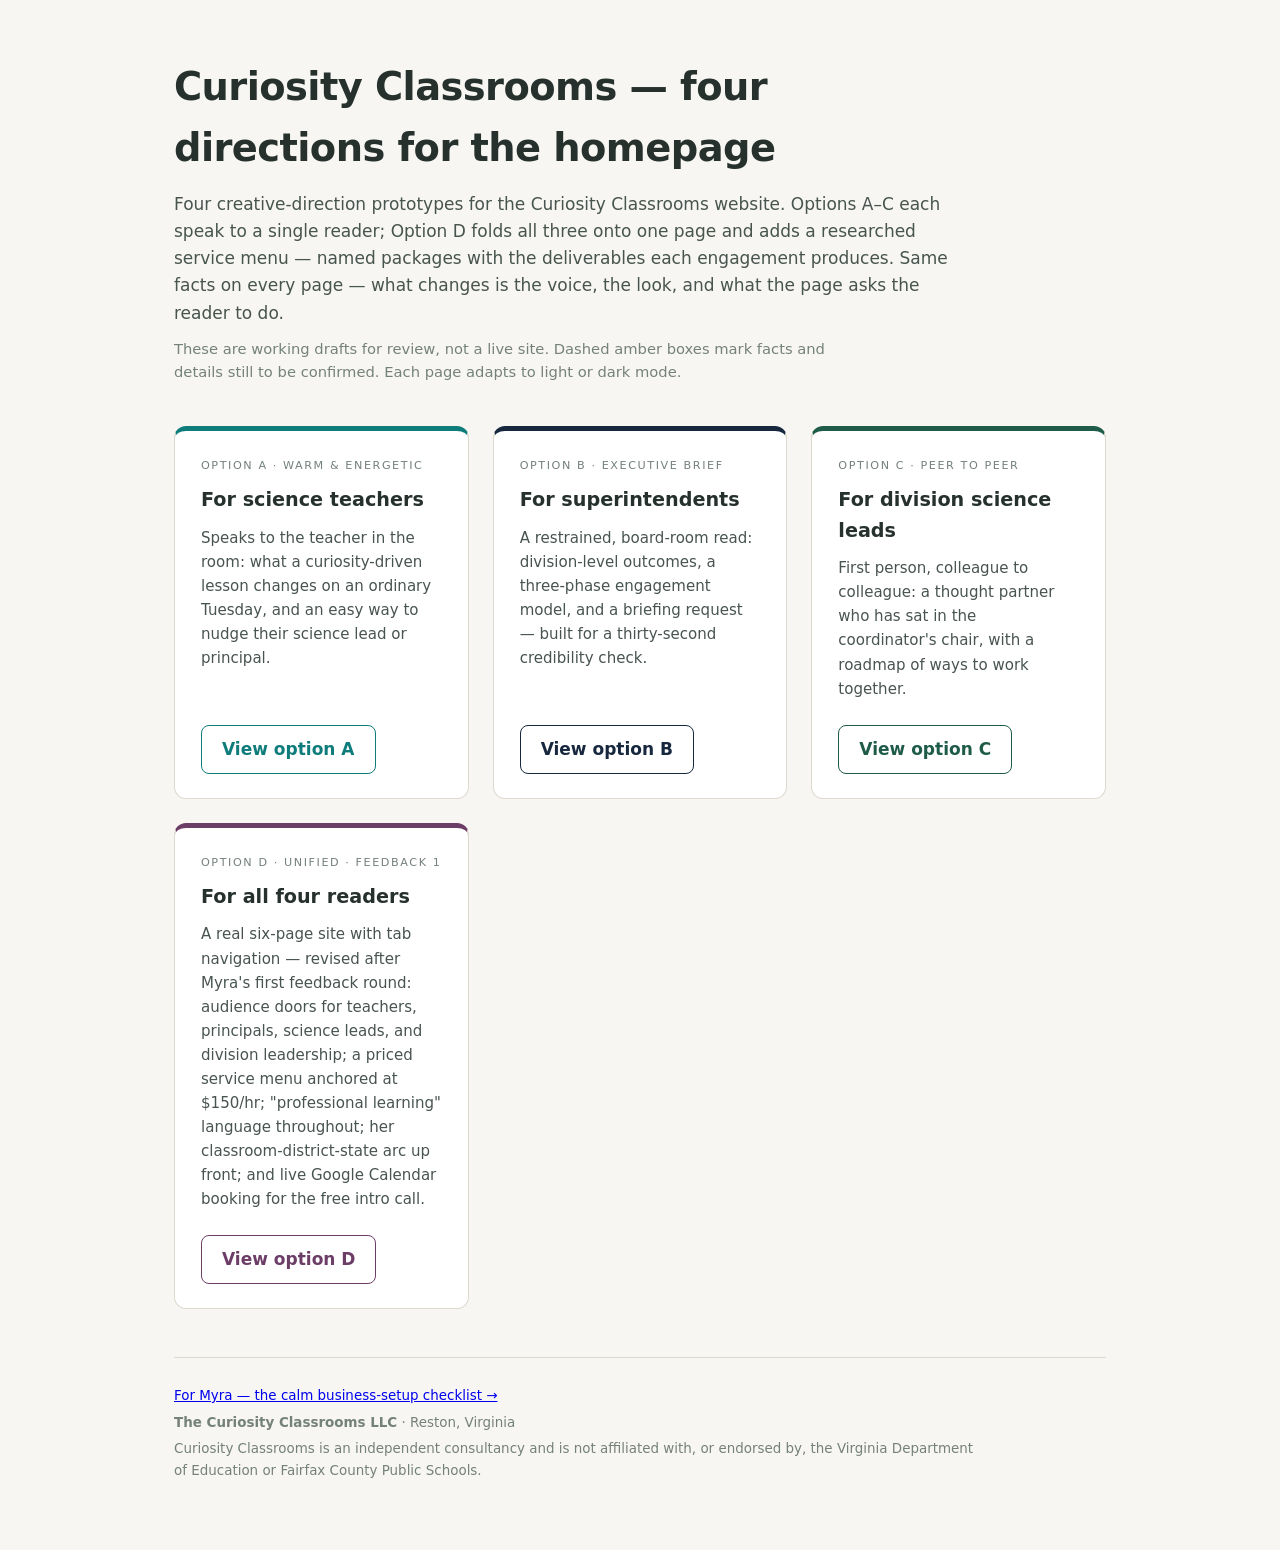
<file: index.html>
<!DOCTYPE html>
<html lang="en">
<head>
<meta charset="utf-8">
<meta name="viewport" content="width=device-width, initial-scale=1">
<meta name="robots" content="noindex, nofollow">
<title>Curiosity Classrooms — homepage directions</title>
<style>
  :root {
    --paper: #F7F6F2;
    --card: #FFFFFF;
    --ink: #26312E;
    --body: #48544F;
    --muted: #75817B;
    --line: #DDD9CF;
    --a-accent: #0E7C7B;
    --b-accent: #16273E;
    --b-accent-text: #16273E;
    --c-accent: #1F5B49;
    --d-accent: #6C3D66;
  }
  @media (prefers-color-scheme: dark) {
    :root {
      --paper: #151A18; --card: #1E2523; --ink: #EAEDE9; --body: #B9C2BC;
      --muted: #8A948E; --line: #313A36;
      --a-accent: #56BDB4; --b-accent: #8FA5C4; --b-accent-text: #A9BCD6; --c-accent: #6FC2A2;
      --d-accent: #C48EBC;
    }
  }
  :root[data-theme="light"] {
    --paper: #F7F6F2; --card: #FFFFFF; --ink: #26312E; --body: #48544F;
    --muted: #75817B; --line: #DDD9CF;
    --a-accent: #0E7C7B; --b-accent: #16273E; --b-accent-text: #16273E; --c-accent: #1F5B49;
    --d-accent: #6C3D66;
  }
  :root[data-theme="dark"] {
    --paper: #151A18; --card: #1E2523; --ink: #EAEDE9; --body: #B9C2BC;
    --muted: #8A948E; --line: #313A36;
    --a-accent: #56BDB4; --b-accent: #8FA5C4; --b-accent-text: #A9BCD6; --c-accent: #6FC2A2;
    --d-accent: #C48EBC;
  }
  * { box-sizing: border-box; }
  body { margin: 0; background: var(--paper); color: var(--body);
    font-family: "Segoe UI", system-ui, -apple-system, sans-serif;
    font-size: 17px; line-height: 1.6; }
  .wrap { max-width: 980px; margin: 0 auto; padding: 56px 24px 64px; }
  h1 { color: var(--ink); font-size: clamp(1.7rem, 4vw, 2.4rem); font-weight: 700;
    letter-spacing: -0.015em; margin: 0 0 12px; text-wrap: balance; }
  .intro { max-width: 46em; margin: 0 0 10px; }
  .note { color: var(--muted); font-size: 0.92rem; max-width: 46em; margin: 0 0 42px; }
  .grid { display: grid; grid-template-columns: repeat(auto-fit, minmax(270px, 1fr)); gap: 24px; }
  .option { background: var(--card); border: 1px solid var(--line); border-radius: 12px;
    padding: 26px 26px 24px; display: flex; flex-direction: column; gap: 10px;
    border-top-width: 5px; }
  .option.a { border-top-color: var(--a-accent); }
  .option.b { border-top-color: var(--b-accent); }
  .option.c { border-top-color: var(--c-accent); }
  .option.d { border-top-color: var(--d-accent); }
  .option .tag { font-size: 0.7rem; text-transform: uppercase; letter-spacing: 0.14em;
    color: var(--muted); }
  .option h2 { color: var(--ink); font-size: 1.2rem; margin: 0; font-weight: 700; }
  .option p { margin: 0; font-size: 0.94rem; flex-grow: 1; }
  .option a.view { display: inline-block; margin-top: 14px; font-weight: 600;
    text-decoration: none; padding: 10px 20px; border-radius: 8px; align-self: flex-start;
    border: 1.5px solid var(--line); color: var(--ink); }
  .option.a a.view { border-color: var(--a-accent); color: var(--a-accent); }
  .option.b a.view { border-color: var(--b-accent); color: var(--b-accent-text); }
  .option.c a.view { border-color: var(--c-accent); color: var(--c-accent); }
  .option.d a.view { border-color: var(--d-accent); color: var(--d-accent); }
  a:focus-visible { outline: 3px solid var(--a-accent); outline-offset: 2px; }
  .footer { margin-top: 48px; border-top: 1px solid var(--line); padding-top: 22px;
    color: var(--muted); font-size: 0.84rem; }
  .footer p { margin: 5px 0; max-width: 60em; }
</style>
</head>
<body>
<div class="wrap">
  <h1>Curiosity Classrooms — four directions for the homepage</h1>
  <p class="intro">Four creative-direction prototypes for the Curiosity Classrooms website.
    Options A–C each speak to a single reader; Option D folds all three onto one page and
    adds a researched service menu — named packages with the deliverables each engagement
    produces. Same facts on every page — what changes is the voice, the look, and what the
    page asks the reader to do.</p>
  <p class="note">These are working drafts for review, not a live site. Dashed amber
    boxes mark facts and details still to be confirmed. Each page adapts to light or
    dark mode.</p>

  <div class="grid">
    <div class="option a">
      <span class="tag">Option A · warm &amp; energetic</span>
      <h2>For science teachers</h2>
      <p>Speaks to the teacher in the room: what a curiosity-driven lesson changes on an
        ordinary Tuesday, and an easy way to nudge their science lead or principal.</p>
      <a class="view" href="prototypes/curiosity-teacher.html">View option A</a>
    </div>
    <div class="option b">
      <span class="tag">Option B · executive brief</span>
      <h2>For superintendents</h2>
      <p>A restrained, board-room read: division-level outcomes, a three-phase engagement
        model, and a briefing request — built for a thirty-second credibility check.</p>
      <a class="view" href="prototypes/curiosity-superintendent.html">View option B</a>
    </div>
    <div class="option c">
      <span class="tag">Option C · peer to peer</span>
      <h2>For division science leads</h2>
      <p>First person, colleague to colleague: a thought partner who has sat in the
        coordinator's chair, with a roadmap of ways to work together.</p>
      <a class="view" href="prototypes/curiosity-science-lead.html">View option C</a>
    </div>
    <div class="option d">
      <span class="tag">Option D · unified · feedback 1</span>
      <h2>For all four readers</h2>
      <p>A real six-page site with tab navigation — revised after Myra's first feedback
        round: audience doors for teachers, principals, science leads, and division
        leadership; a priced service menu anchored at $150/hr; "professional learning"
        language throughout; her classroom-district-state arc up front; and live Google
        Calendar booking for the free intro call.</p>
      <a class="view" href="prototypes/unified/index.html">View option D</a>
    </div>
  </div>

  <div class="footer">
    <p><a href="getting-set-up.html">For Myra — the calm business-setup checklist →</a></p>
    <p><strong>The Curiosity Classrooms LLC</strong> · Reston, Virginia</p>
    <p>Curiosity Classrooms is an independent consultancy and is not affiliated with, or
      endorsed by, the Virginia Department of Education or Fairfax County Public Schools.</p>
  </div>
</div>
</body>
</html>
</file>
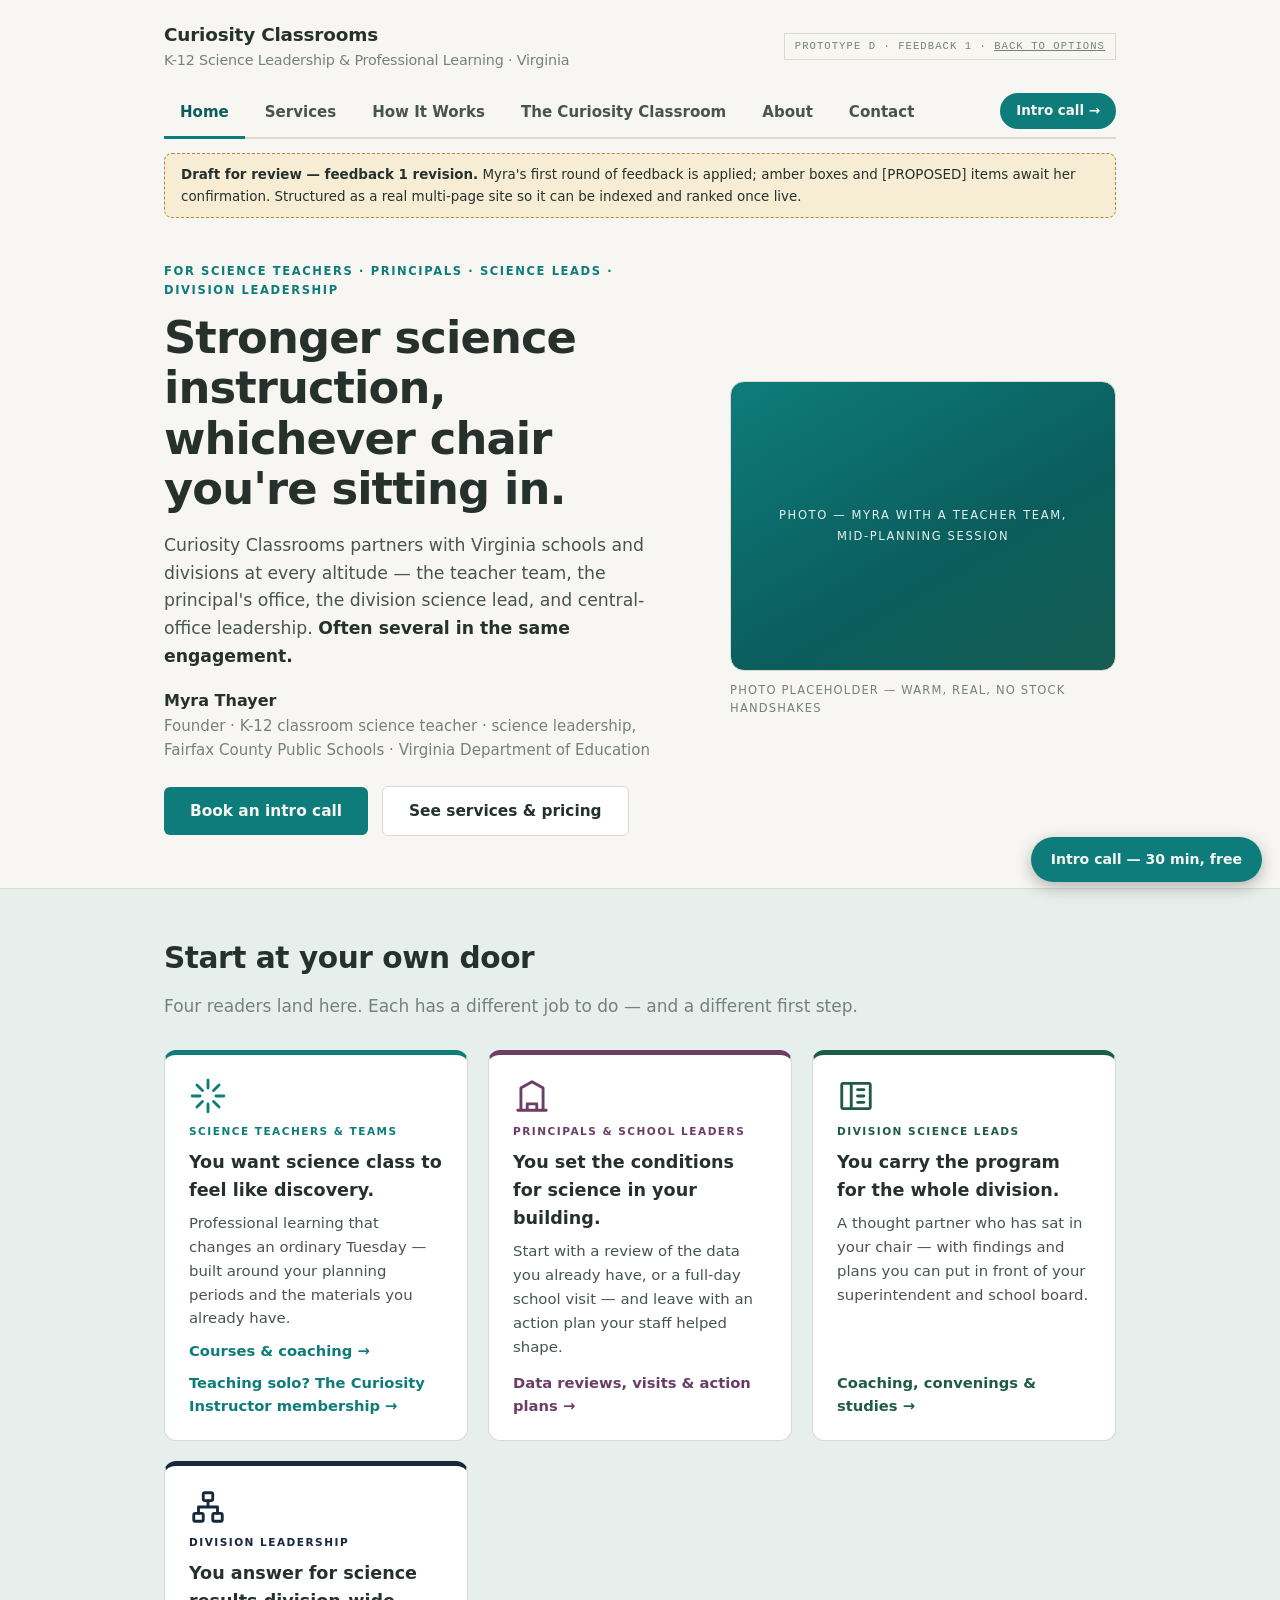
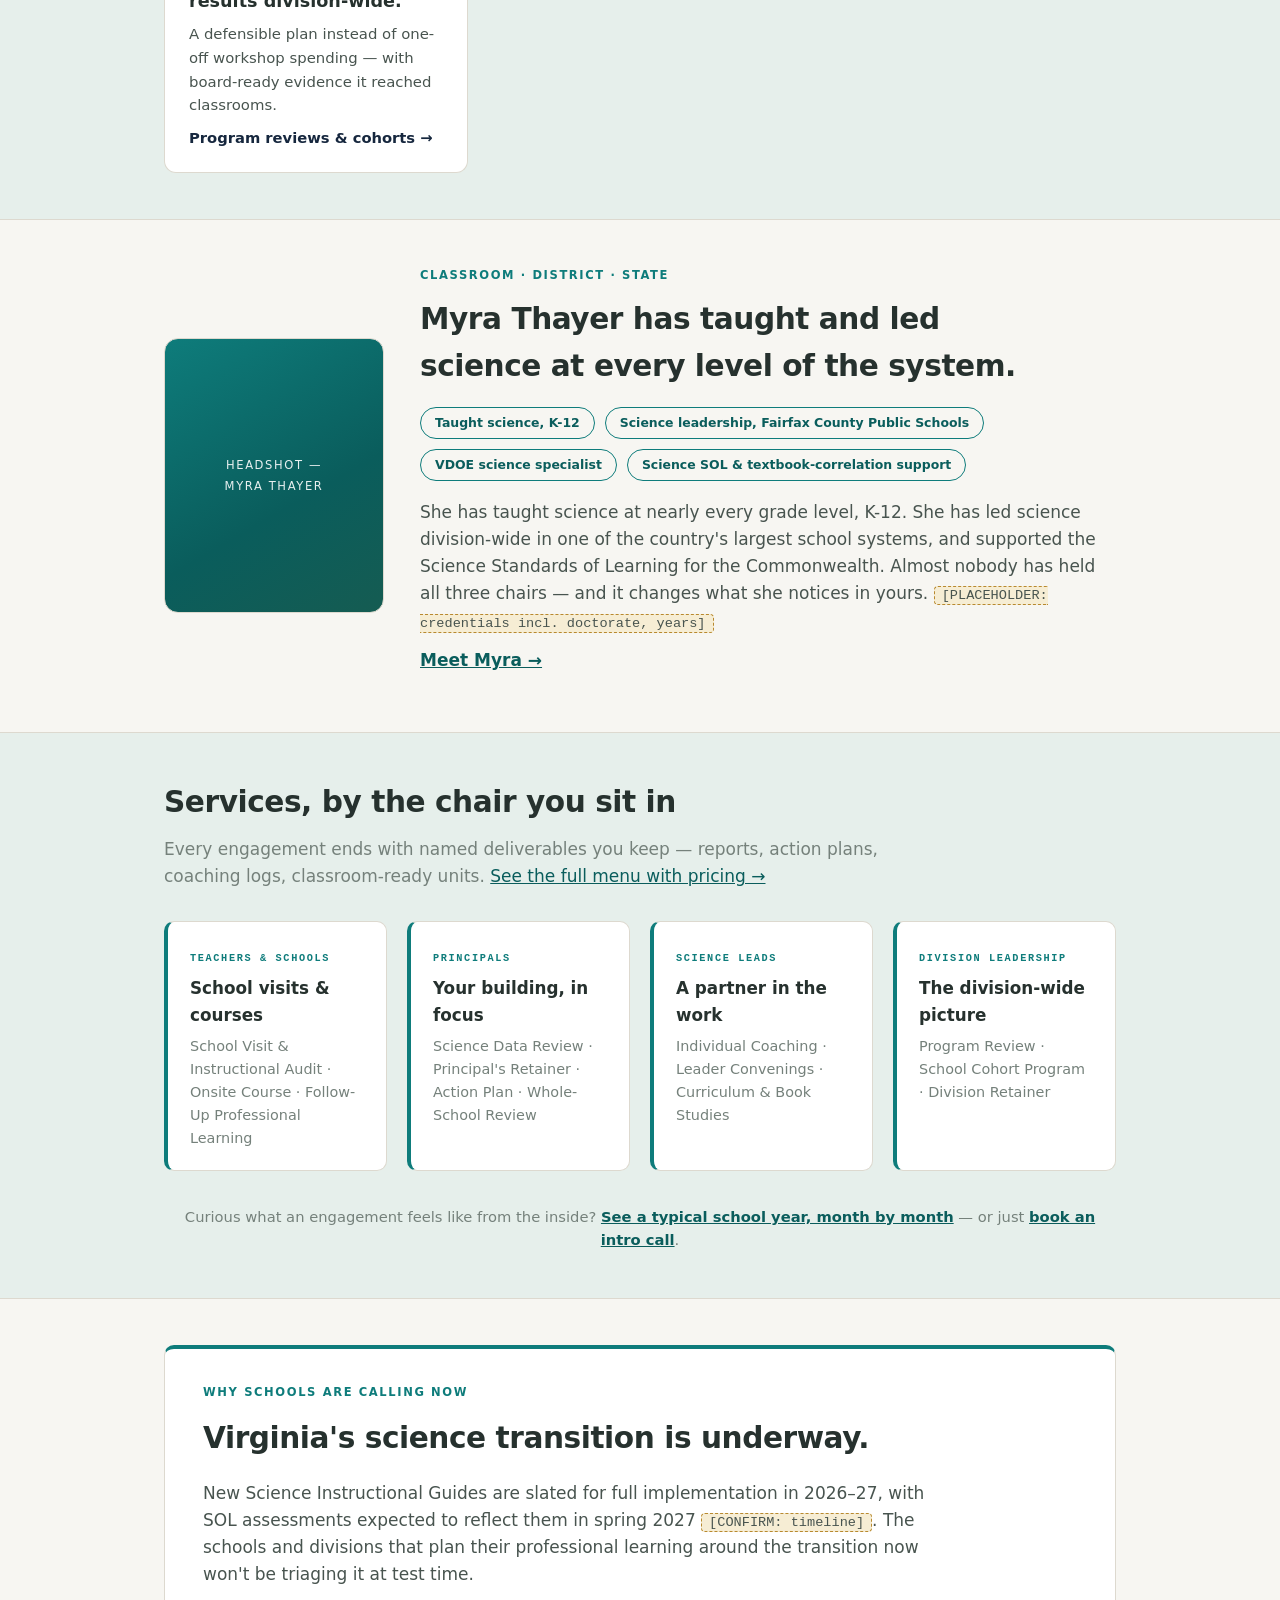
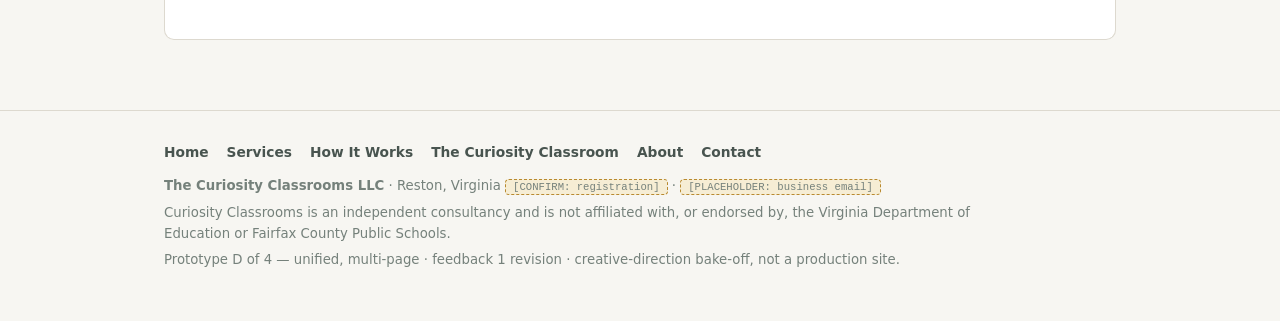
<file: prototypes/unified/index.html>
<!DOCTYPE html>
<html lang="en">
<head>
<meta charset="utf-8">
<meta name="viewport" content="width=device-width, initial-scale=1">
<!-- Prototype: noindex stays until production launch on the real domain -->
<meta name="robots" content="noindex, nofollow">
<meta name="description" content="Curiosity Classrooms — independent K-12 science leadership and professional learning consulting for Virginia schools and divisions: school visits, instructional coaching, program reviews, and curriculum alignment.">
<title>Curiosity Classrooms — K-12 Science Leadership &amp; Professional Learning, Virginia</title>
<link rel="stylesheet" href="styles.css">
</head>
<body>

<div class="wrap">
  <header class="top">
    <div class="top-row">
      <a class="wordmark" href="index.html">Curiosity Classrooms
        <span class="sub">K-12 Science Leadership &amp; Professional Learning · Virginia</span></a>
      <div class="proto-badge mono">Prototype D · feedback 1 · <a href="../../index.html">back to options</a></div>
    </div>
    <nav class="tabs" aria-label="Main navigation">
      <a href="index.html" class="active" aria-current="page">Home</a>
      <a href="services.html">Services</a>
      <a href="how-it-works.html">How It Works</a>
      <a href="curiosity-classroom.html">The Curiosity Classroom</a>
      <a href="about.html">About</a>
      <a href="contact.html">Contact</a>
      <a href="contact.html#book" class="nav-cta">Intro call →</a>
    </nav>
    <p class="draft-note"><b>Draft for review — feedback 1 revision.</b> Myra's first round
      of feedback is applied; amber boxes and [PROPOSED] items await her confirmation.
      Structured as a real multi-page site so it can be indexed and ranked once live.</p>
  </header>

  <div class="hero">
    <div>
      <p class="eyebrow">For science teachers · principals · science leads · division leadership</p>
      <h1>Stronger science instruction, whichever chair you're sitting in.</h1>
      <p class="lede">Curiosity Classrooms partners with Virginia schools and divisions at
        every altitude — the teacher team, the principal's office, the division science
        lead, and central-office leadership. <strong>Often several in the same
        engagement.</strong></p>
      <div class="sig">
        <b>Myra Thayer</b>
        Founder · K-12 classroom science teacher · science leadership, Fairfax County
        Public Schools · Virginia Department of Education
      </div>
      <div class="btn-row">
        <a class="btn primary" href="contact.html#book">Book an intro call</a>
        <a class="btn quiet" href="services.html">See services &amp; pricing</a>
      </div>
    </div>
    <figure style="margin:0;">
      <div class="photo-ph" role="img" aria-label="Photo placeholder: Myra working with a teacher team around a lab table">
        <span>Photo — Myra with a teacher team,<br>mid-planning session</span>
      </div>
      <figcaption class="art-note">Photo placeholder — warm, real, no stock handshakes</figcaption>
    </figure>
  </div>
</div>

<section class="band">
  <div class="wrap">
    <h2>Start at your own door</h2>
    <p class="kicker">Four readers land here. Each has a different job to do — and a
      different first step.</p>
    <div class="grid3">
      <div class="door t">
        <svg class="glyph" aria-hidden="true" viewBox="0 0 24 24" fill="none" stroke="currentColor" stroke-width="1.8" stroke-linecap="round" stroke-linejoin="round">
          <path d="M12 2v5M12 17v5M2 12h5M17 12h5M5 5l3.5 3.5M15.5 15.5L19 19M19 5l-3.5 3.5M8.5 15.5L5 19"/>
        </svg>
        <span class="tag">Science teachers &amp; teams</span>
        <h3>You want science class to feel like discovery.</h3>
        <p>Professional learning that changes an ordinary Tuesday — built around your
          planning periods and the materials you already have.</p>
        <a class="go" href="services.html#teachers">Courses &amp; coaching →</a>
        <a class="go" href="services.html#instructor">Teaching solo? The Curiosity Instructor membership →</a>
      </div>
      <div class="door p">
        <svg class="glyph" aria-hidden="true" viewBox="0 0 24 24" fill="none" stroke="currentColor" stroke-width="1.8" stroke-linecap="round" stroke-linejoin="round">
          <path d="M3 21h18M5 21V7l7-4 7 4v14M9 21v-4h6v4"/>
        </svg>
        <span class="tag">Principals &amp; school leaders</span>
        <h3>You set the conditions for science in your building.</h3>
        <p>Start with a review of the data you already have, or a full-day school visit —
          and leave with an action plan your staff helped shape.</p>
        <a class="go" href="services.html#principals">Data reviews, visits &amp; action plans →</a>
      </div>
      <div class="door l">
        <svg class="glyph" aria-hidden="true" viewBox="0 0 24 24" fill="none" stroke="currentColor" stroke-width="1.8" stroke-linecap="round" stroke-linejoin="round">
          <path d="M9 20H4a1 1 0 0 1-1-1V5a1 1 0 0 1 1-1h5m0 16h11a1 1 0 0 0 1-1V5a1 1 0 0 0-1-1H9m0 16V4"/><path d="M13 8h4M13 12h4M13 16h4"/>
        </svg>
        <span class="tag">Division science leads</span>
        <h3>You carry the program for the whole division.</h3>
        <p>A thought partner who has sat in your chair — with findings and plans you can
          put in front of your superintendent and school board.</p>
        <a class="go" href="services.html#leads">Coaching, convenings &amp; studies →</a>
      </div>
      <div class="door x">
        <svg class="glyph" aria-hidden="true" viewBox="0 0 24 24" fill="none" stroke="currentColor" stroke-width="1.8" stroke-linecap="round" stroke-linejoin="round">
          <rect x="9" y="3" width="6" height="5" rx="1"/><rect x="3" y="16" width="6" height="5" rx="1"/><rect x="15" y="16" width="6" height="5" rx="1"/><path d="M12 8v4M12 12H6v4M12 12h6v4"/>
        </svg>
        <span class="tag">Division leadership</span>
        <h3>You answer for science results division-wide.</h3>
        <p>A defensible plan instead of one-off workshop spending — with board-ready
          evidence it reached classrooms.</p>
        <a class="go" href="services.html#division">Program reviews &amp; cohorts →</a>
      </div>
    </div>
  </div>
</section>

<section>
  <div class="wrap">
    <div class="lead-callout">
      <figure style="margin:0;">
        <div class="photo-ph portrait" role="img" aria-label="Photo placeholder: professional headshot of Myra Thayer">
          <span>Headshot —<br>Myra Thayer</span>
        </div>
      </figure>
      <div>
        <p class="eyebrow">Classroom · district · state</p>
        <h2>Myra Thayer has taught and led science at every level of the system.</h2>
        <div class="creds">
          <span class="cred-chip">Taught science, K-12</span>
          <span class="cred-chip">Science leadership, Fairfax County Public Schools</span>
          <span class="cred-chip">VDOE science specialist</span>
          <span class="cred-chip">Science SOL &amp; textbook-correlation support</span>
        </div>
        <p>She has taught science at nearly every grade level, K-12. She has led science
          division-wide in one of the country's largest school systems, and supported the
          Science Standards of Learning for the Commonwealth. Almost nobody has held all
          three chairs — and it changes what she notices in yours.
          <span class="ph">[PLACEHOLDER: credentials incl. doctorate, years]</span></p>
        <p><a href="about.html"><b>Meet Myra →</b></a></p>
      </div>
    </div>
  </div>
</section>

<section class="band">
  <div class="wrap">
    <h2>Services, by the chair you sit in</h2>
    <p class="kicker">Every engagement ends with named deliverables you keep — reports,
      action plans, coaching logs, classroom-ready units. <a href="services.html">See the
      full menu with pricing →</a></p>
    <div class="grid3" style="grid-template-columns: repeat(auto-fit, minmax(220px, 1fr));">
      <div class="svc-preview">
        <span class="m-label mono">Teachers &amp; schools</span>
        <h3>School visits &amp; courses</h3>
        <p>School Visit &amp; Instructional Audit · Onsite Course · Follow-Up Professional
          Learning</p>
      </div>
      <div class="svc-preview">
        <span class="m-label mono">Principals</span>
        <h3>Your building, in focus</h3>
        <p>Science Data Review · Principal's Retainer · Action Plan · Whole-School Review</p>
      </div>
      <div class="svc-preview">
        <span class="m-label mono">Science leads</span>
        <h3>A partner in the work</h3>
        <p>Individual Coaching · Leader Convenings · Curriculum &amp; Book Studies</p>
      </div>
      <div class="svc-preview">
        <span class="m-label mono">Division leadership</span>
        <h3>The division-wide picture</h3>
        <p>Program Review · School Cohort Program · Division Retainer</p>
      </div>
    </div>
    <p class="callout-line">Curious what an engagement feels like from the inside?
      <a href="how-it-works.html">See a typical school year, month by month</a> — or just
      <a href="contact.html#book">book an intro call</a>.</p>
  </div>
</section>

<section>
  <div class="wrap">
    <div class="cta-card">
      <p class="eyebrow">Why schools are calling now</p>
      <h2>Virginia's science transition is underway.</h2>
      <p>New Science Instructional Guides are slated for full implementation in 2026–27,
        with SOL assessments expected to reflect them in spring 2027
        <span class="ph">[CONFIRM: timeline]</span>. The schools and divisions that plan
        their professional learning around the transition now won't be triaging it at
        test time.</p>
      <div class="btn-row">
        <!-- Google Calendar Appointment Scheduling begin -->
        <link href="https://calendar.google.com/calendar/scheduling-button-script.css" rel="stylesheet">
        <script src="https://calendar.google.com/calendar/scheduling-button-script.js" async></script>
        <script>
        (function() {
          var target = document.currentScript;
          window.addEventListener('load', function() {
            calendar.schedulingButton.load({
              url: 'https://calendar.google.com/calendar/appointments/schedules/AcZssZ3vKC_n05owIipEAVXAbuAqyIwpJ3W0WAgCfpjQKsVJSYF988EzKR9Oxg945851qWJ2n8ZYojOl?gv=true',
              color: '#0E7C7B',
              label: 'Book an intro call — free, no pitch',
              target,
            });
          });
        })();
        </script>
        <!-- end Google Calendar Appointment Scheduling -->
      </div>
    </div>
  </div>
</section>

<footer>
  <div class="wrap">
    <nav aria-label="Footer">
      <a href="index.html">Home</a>
      <a href="services.html">Services</a>
      <a href="how-it-works.html">How It Works</a>
      <a href="curiosity-classroom.html">The Curiosity Classroom</a>
      <a href="about.html">About</a>
      <a href="contact.html">Contact</a>
    </nav>
    <p><strong>The Curiosity Classrooms LLC</strong> · Reston, Virginia
      <span class="ph">[CONFIRM: registration]</span> ·
      <span class="ph">[PLACEHOLDER: business email]</span></p>
    <p>Curiosity Classrooms is an independent consultancy and is not affiliated with, or
      endorsed by, the Virginia Department of Education or Fairfax County Public Schools.</p>
    <p>Prototype D of 4 — unified, multi-page · feedback 1 revision · creative-direction
      bake-off, not a production site.</p>
  </div>
</footer>

<a class="float-cta" href="contact.html#book">Intro call — 30 min, free</a>

</body>
</html>
</file>
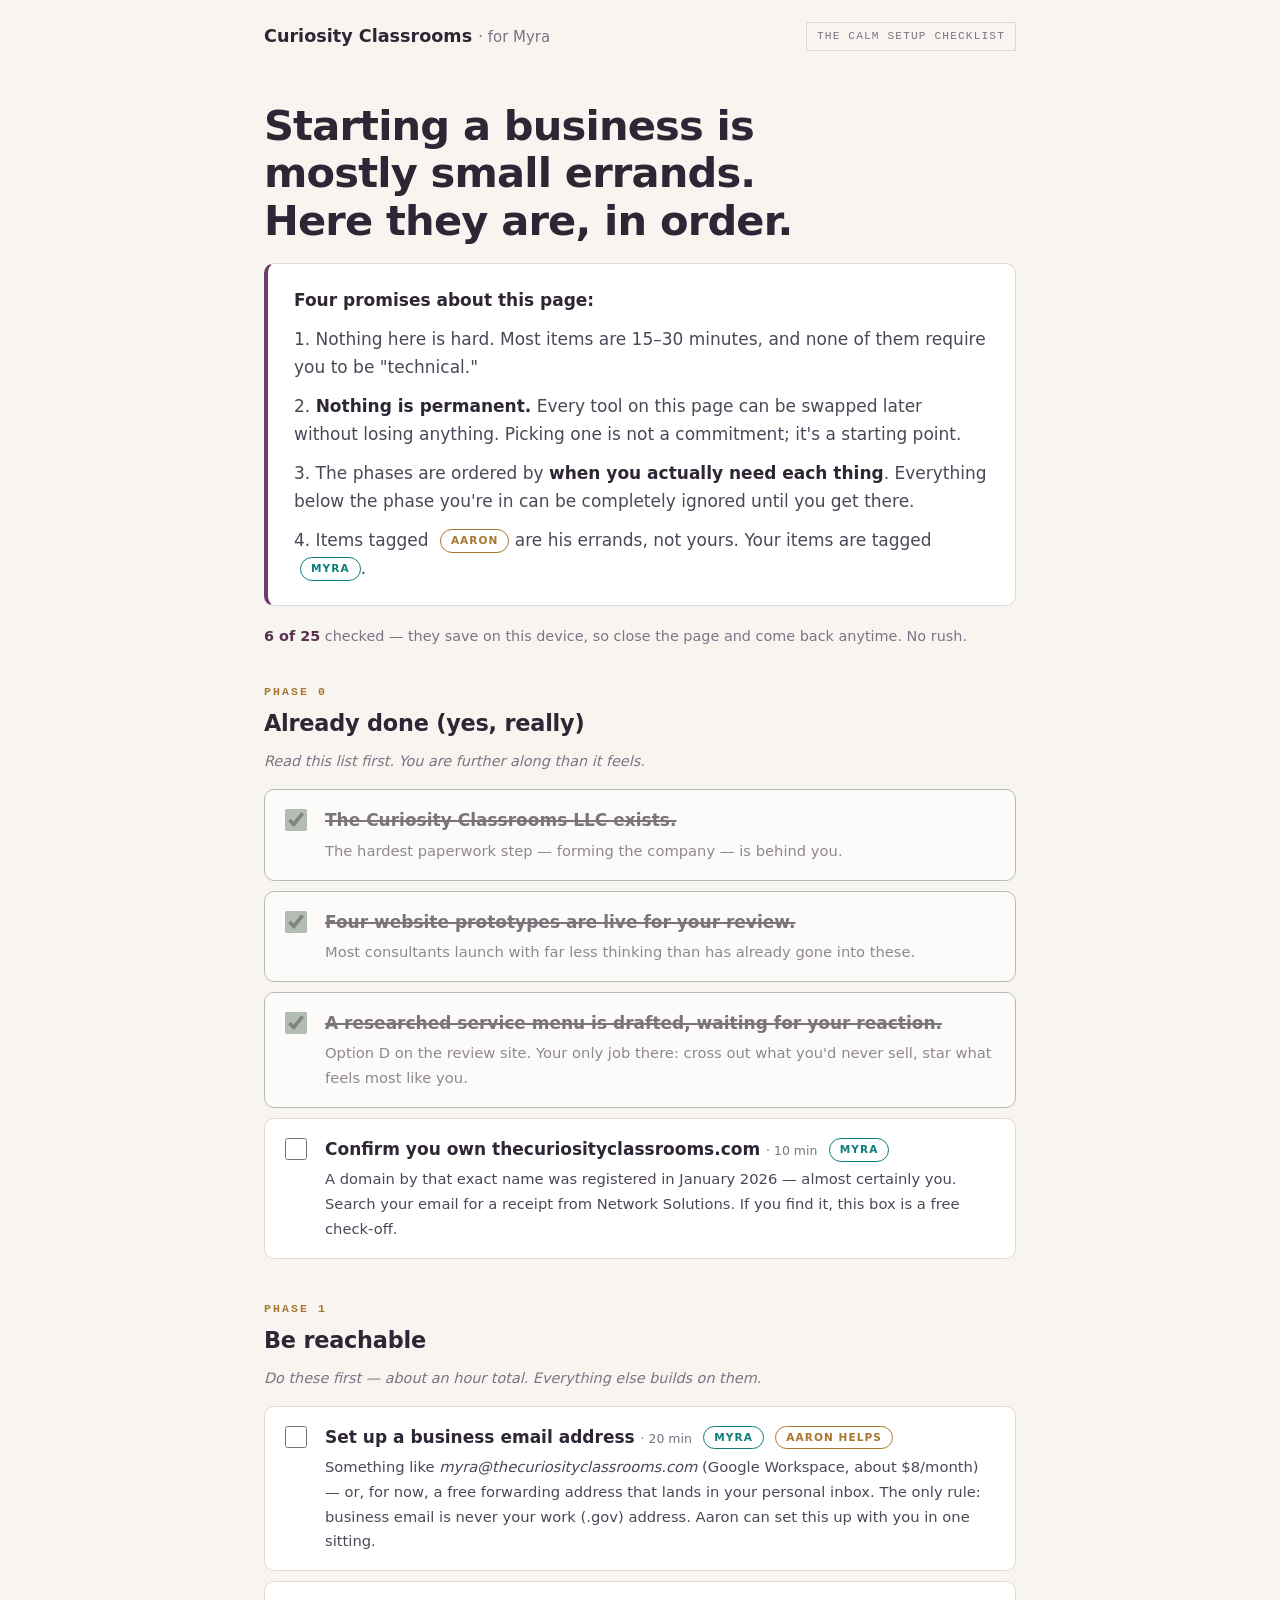
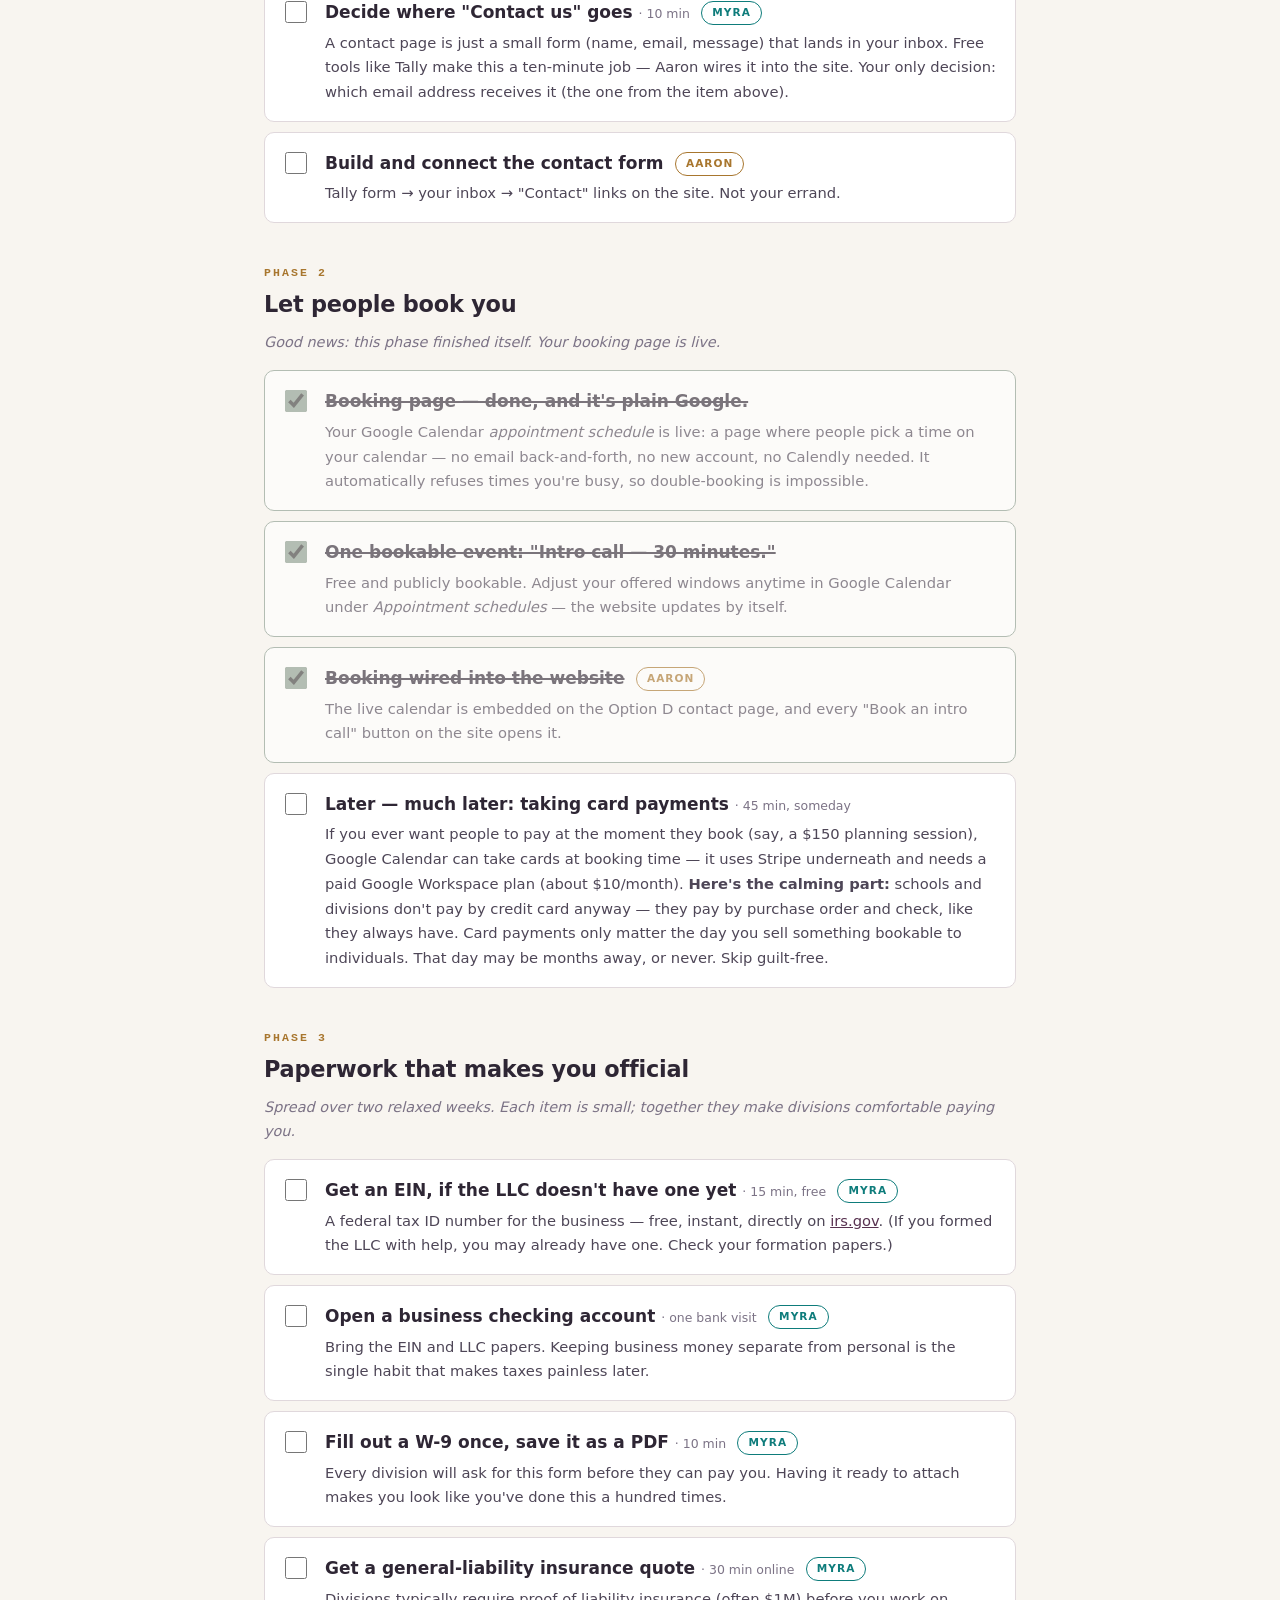
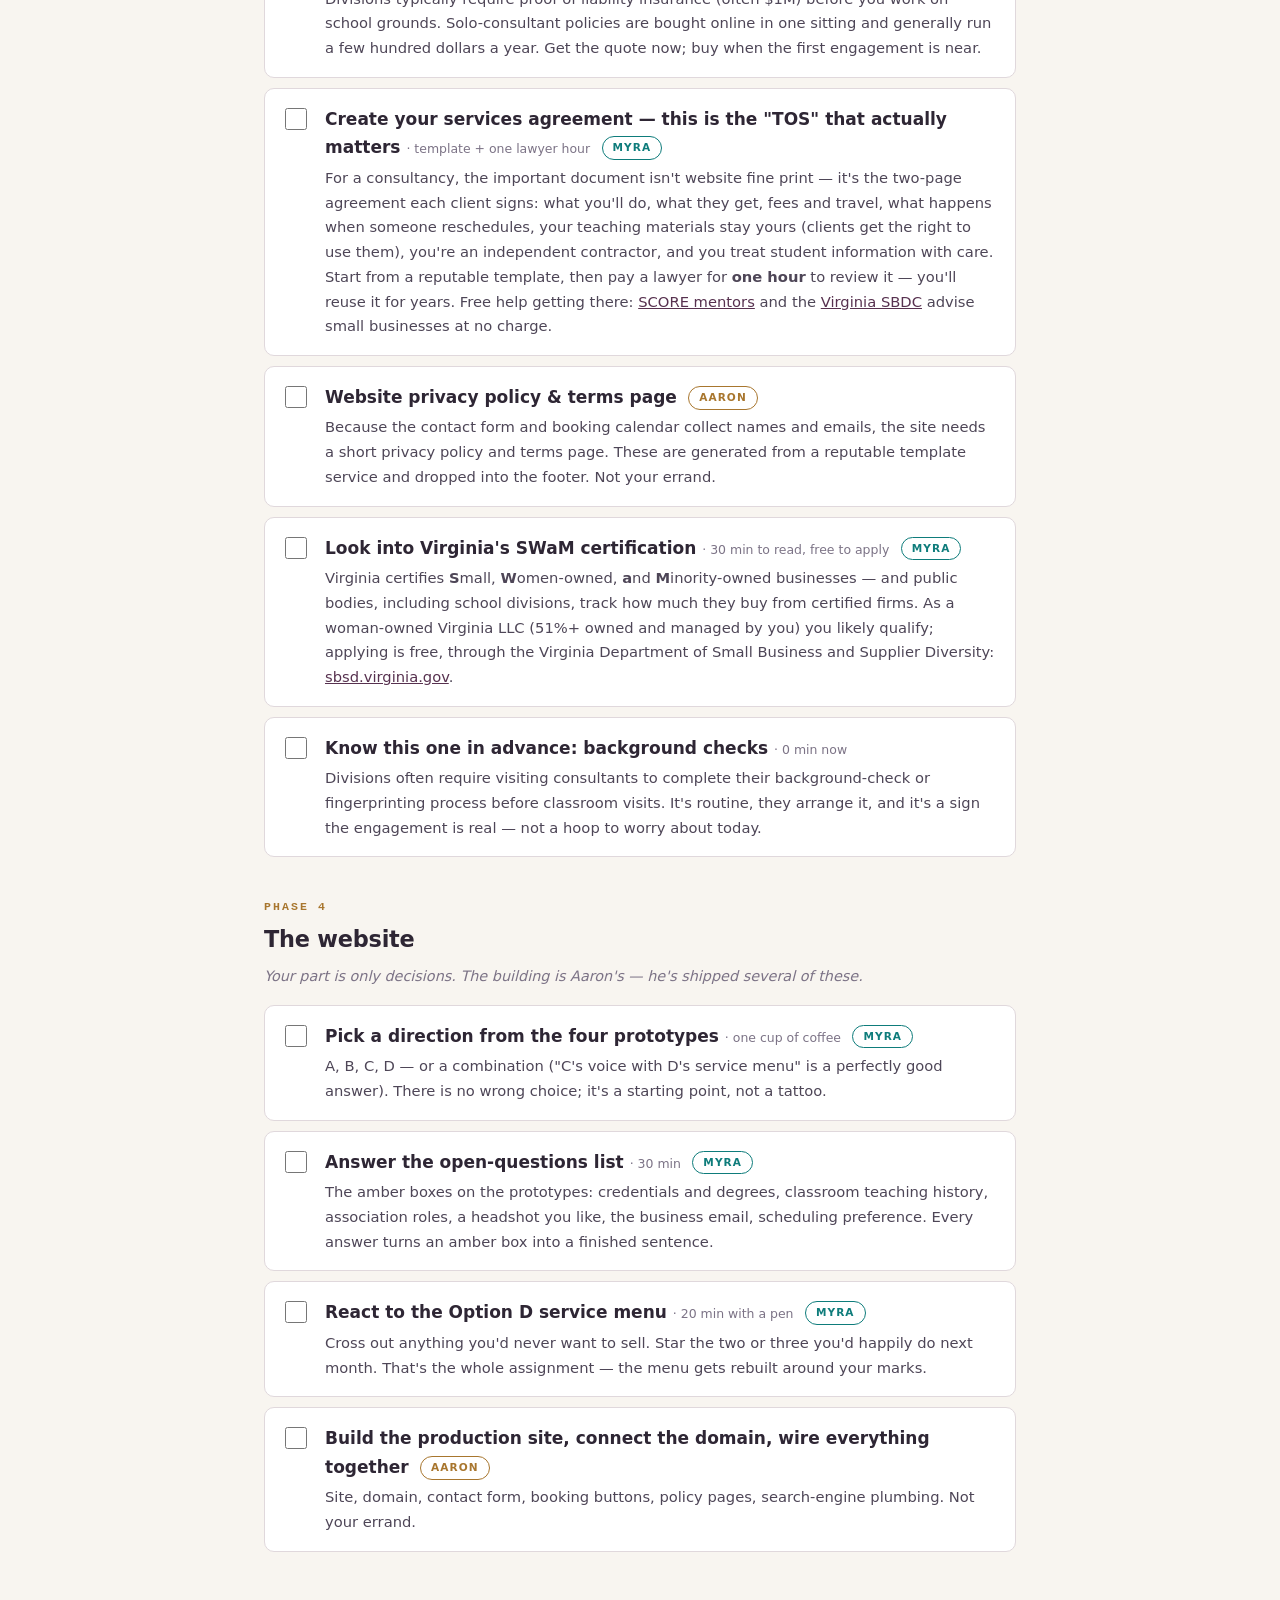
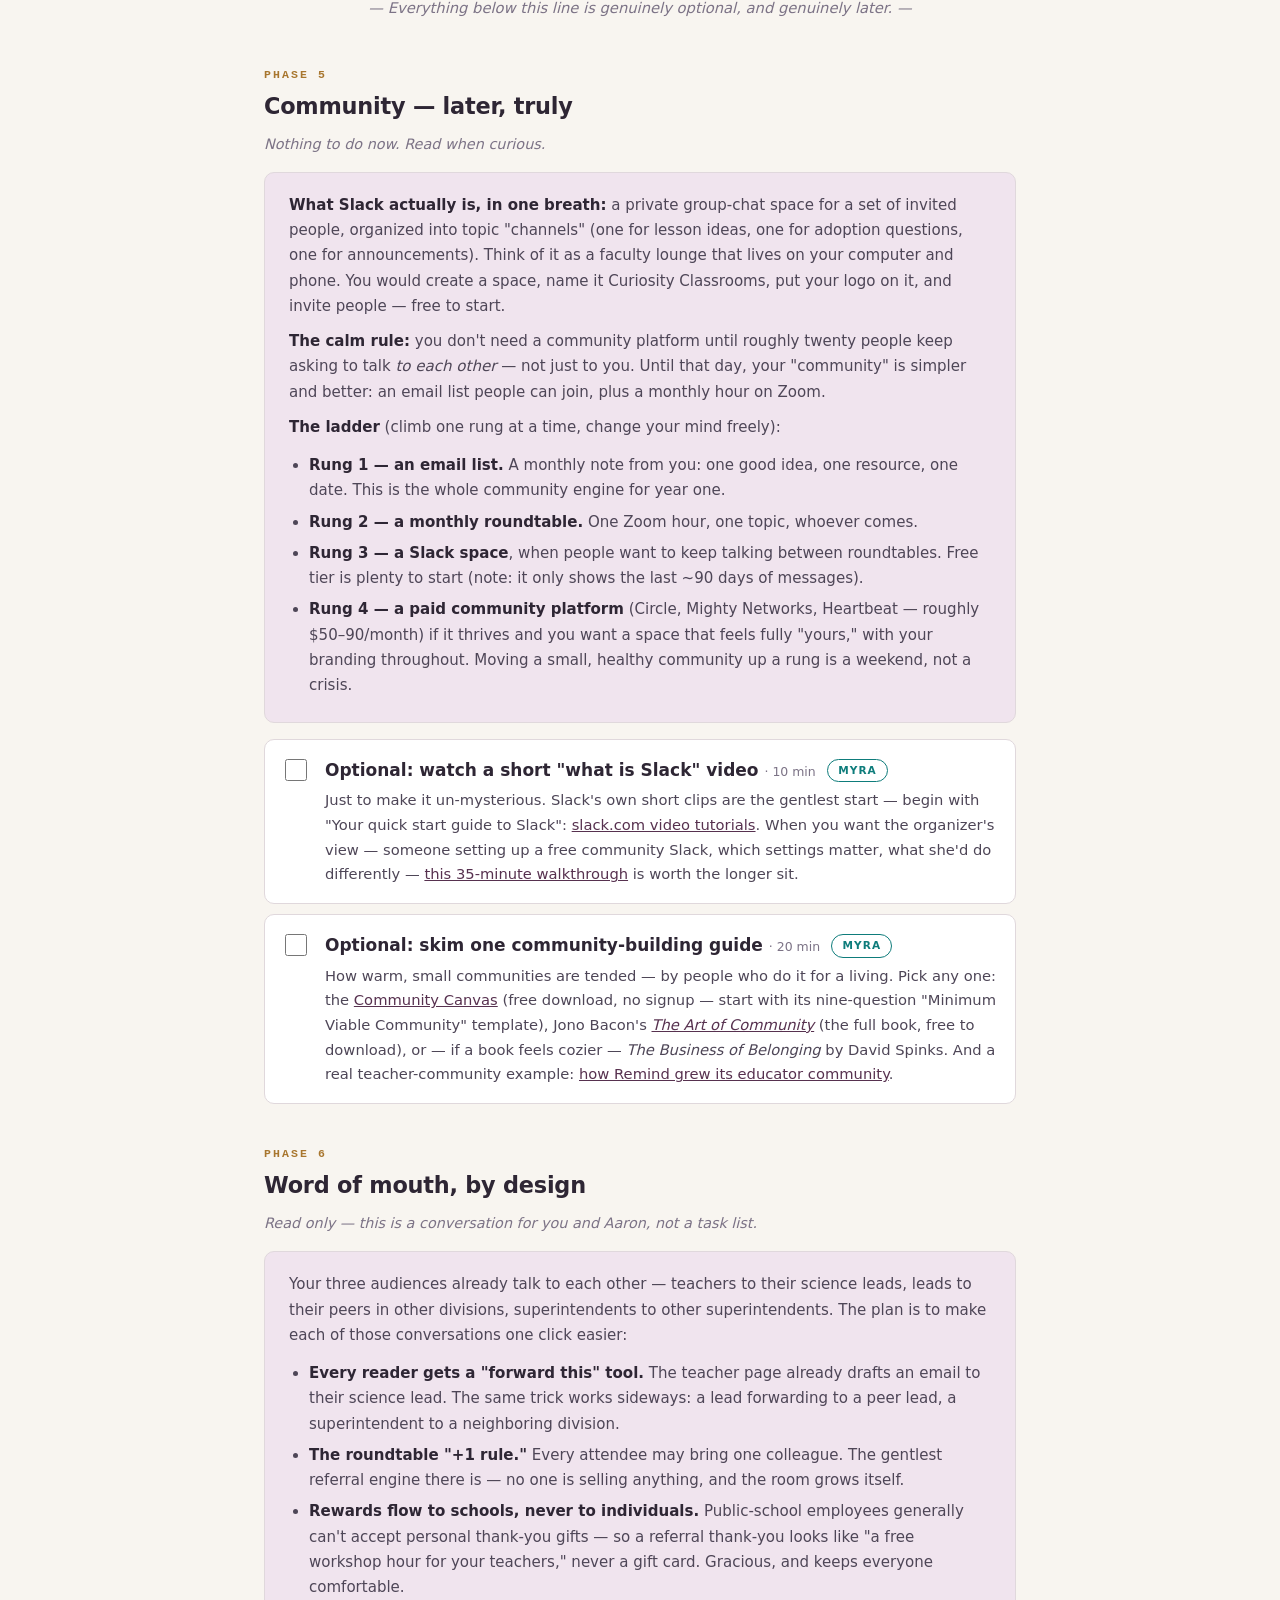
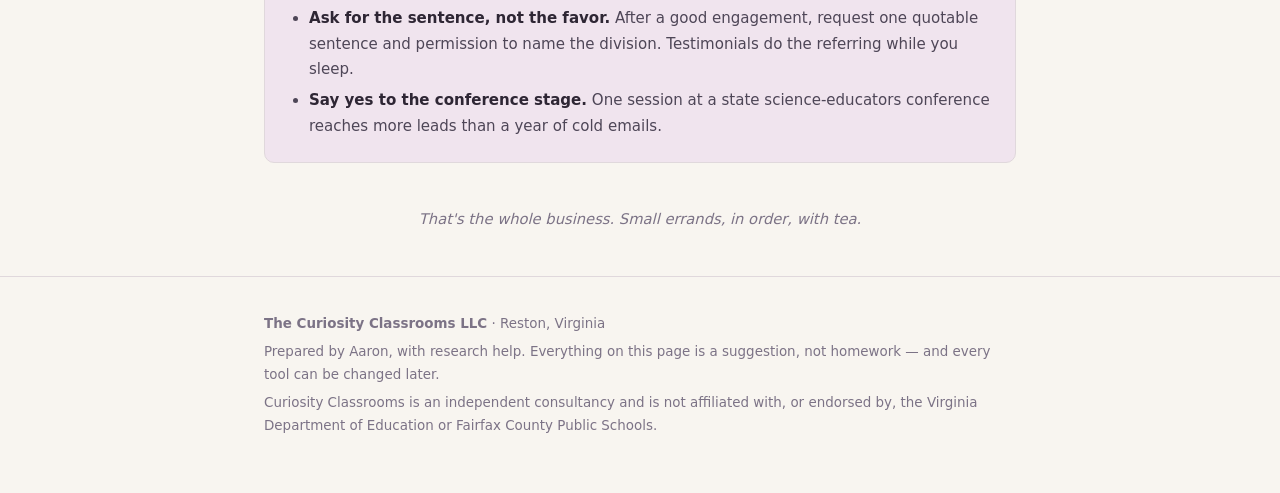
<file: getting-set-up.html>
<!DOCTYPE html>
<html lang="en">
<head>
<meta charset="utf-8">
<meta name="viewport" content="width=device-width, initial-scale=1">
<meta name="robots" content="noindex, nofollow">
<title>Curiosity Classrooms — the calm setup checklist</title>
</head>
<body>
<style>
  :root {
    --paper: #F8F5F0;
    --card: #FFFFFF;
    --ink: #2E2634;
    --body: #4E4657;
    --muted: #7C7386;
    --plum: #6C3D66;
    --plum-deep: #57314F;
    --plum-soft: #F0E4EE;
    --teal: #0E7C7B;
    --green: #1F5B49;
    --copper: #A8762E;
    --line: #E0D8DC;
    --done: #8A9B8E;
    --ph-bg: #F6EDD4;
    --ph-edge: #B8892F;
  }
  @media (prefers-color-scheme: dark) {
    :root {
      --paper: #191420; --card: #241D2C; --ink: #EFE9F1; --body: #C6BECF;
      --muted: #948B9E; --plum: #C48EBC; --plum-deep: #D5A9CE; --plum-soft: #2E2237;
      --teal: #56BDB4; --green: #6FC2A2; --copper: #C9974B; --line: #382F42;
      --done: #7A8B7E; --ph-bg: #322718; --ph-edge: #C9974B;
    }
  }
  :root[data-theme="light"] {
    --paper: #F8F5F0; --card: #FFFFFF; --ink: #2E2634; --body: #4E4657;
    --muted: #7C7386; --plum: #6C3D66; --plum-deep: #57314F; --plum-soft: #F0E4EE;
    --teal: #0E7C7B; --green: #1F5B49; --copper: #A8762E; --line: #E0D8DC;
    --done: #8A9B8E; --ph-bg: #F6EDD4; --ph-edge: #B8892F;
  }
  :root[data-theme="dark"] {
    --paper: #191420; --card: #241D2C; --ink: #EFE9F1; --body: #C6BECF;
    --muted: #948B9E; --plum: #C48EBC; --plum-deep: #D5A9CE; --plum-soft: #2E2237;
    --teal: #56BDB4; --green: #6FC2A2; --copper: #C9974B; --line: #382F42;
    --done: #7A8B7E; --ph-bg: #322718; --ph-edge: #C9974B;
  }

  * { box-sizing: border-box; }
  body { background: var(--paper); color: var(--body); margin: 0;
    font-family: "Segoe UI", system-ui, -apple-system, sans-serif;
    font-size: 17px; line-height: 1.68; }
  .mono { font-family: ui-monospace, "Cascadia Mono", Consolas, monospace; }

  a { color: var(--plum-deep); }
  a:focus-visible, input:focus-visible { outline: 3px solid var(--copper); outline-offset: 2px; }

  .wrap { max-width: 800px; margin: 0 auto; padding: 0 24px; }

  header.top { display: flex; align-items: center; justify-content: space-between;
    gap: 16px; padding: 22px 0; flex-wrap: wrap; }
  .wordmark { font-weight: 700; font-size: 1.1rem; color: var(--ink); }
  .wordmark span.sub { font-weight: 400; font-size: 0.85em; color: var(--muted); }
  .badge { font-size: 0.7rem; letter-spacing: 0.1em; text-transform: uppercase;
    color: var(--muted); border: 1px solid var(--line); padding: 4px 10px; }

  h1 { color: var(--ink); font-size: clamp(1.8rem, 4.5vw, 2.6rem); font-weight: 700;
    letter-spacing: -0.02em; line-height: 1.15; margin: 28px 0 18px; text-wrap: balance; }

  .promise { background: var(--card); border: 1px solid var(--line); border-left: 4px solid var(--plum);
    border-radius: 10px; padding: 22px 26px; margin: 0 0 14px; }
  .promise p { margin: 0 0 10px; }
  .promise p:last-child { margin: 0; }
  .promise b { color: var(--ink); }

  .progress { color: var(--muted); font-size: 0.9rem; margin: 18px 0 34px; }
  .progress b { color: var(--plum-deep); }

  .phase { margin: 0 0 40px; }
  .phase-label { font-size: 0.72rem; letter-spacing: 0.18em; text-transform: uppercase;
    color: var(--copper); font-weight: 700; margin: 0 0 4px; }
  .phase h2 { color: var(--ink); font-size: 1.4rem; font-weight: 700; margin: 0 0 6px;
    letter-spacing: -0.01em; }
  .phase .when { color: var(--muted); font-size: 0.9rem; font-style: italic; margin: 0 0 16px; }

  ul.check { list-style: none; margin: 0; padding: 0; }
  ul.check li { background: var(--card); border: 1px solid var(--line); border-radius: 10px;
    padding: 16px 18px 16px 16px; margin: 0 0 10px; display: grid;
    grid-template-columns: 32px 1fr; gap: 12px; align-items: start; }
  ul.check input[type="checkbox"] { width: 22px; height: 22px; margin-top: 3px;
    accent-color: var(--plum); cursor: pointer; }
  ul.check label { cursor: pointer; }
  ul.check li.done-item { border-color: var(--done); }
  ul.check li.done-item input { accent-color: var(--done); }
  ul.check .t { color: var(--ink); font-weight: 600; }
  ul.check .est { font-size: 0.78rem; color: var(--muted); font-weight: 400;
    white-space: nowrap; }
  ul.check p { margin: 4px 0 0; font-size: 0.92rem; }
  ul.check li:has(input:checked) { opacity: 0.62; }
  ul.check li:has(input:checked) .t { text-decoration: line-through; text-decoration-thickness: 1.5px; }

  .who { display: inline-block; font-size: 0.66rem; font-weight: 700; letter-spacing: 0.1em;
    border-radius: 999px; padding: 2px 10px; border: 1.5px solid var(--teal);
    color: var(--teal); vertical-align: 2px; margin-left: 6px; }
  .who.aaron { border-color: var(--copper); color: var(--copper); }

  .aside { background: var(--plum-soft); border: 1px solid var(--line); border-radius: 10px;
    padding: 20px 24px; margin: 16px 0; font-size: 0.94rem; }
  .aside b { color: var(--ink); }
  .aside p { margin: 0 0 10px; }
  .aside p:last-child { margin: 0; }
  .aside ul { margin: 8px 0 0; padding-left: 20px; }
  .aside li { padding: 3px 0; }

  .ph { background: var(--ph-bg); border: 1.5px dashed var(--ph-edge); border-radius: 4px;
    padding: 1px 7px; font-family: ui-monospace, Consolas, monospace; font-size: 0.8em; }

  .breathe { text-align: center; color: var(--muted); font-size: 0.92rem; font-style: italic;
    margin: 44px 0; }

  footer { border-top: 1px solid var(--line); padding: 30px 0 50px; color: var(--muted);
    font-size: 0.84rem; margin-top: 20px; }
  footer p { margin: 6px 0; }
</style>

<div class="wrap">
  <header class="top">
    <div class="wordmark">Curiosity Classrooms <span class="sub">· for Myra</span></div>
    <div class="badge mono">The calm setup checklist</div>
  </header>

  <h1>Starting a business is mostly small errands.<br>Here they are, in order.</h1>

  <div class="promise">
    <p><b>Four promises about this page:</b></p>
    <p>1. Nothing here is hard. Most items are 15–30 minutes, and none of them require
      you to be "technical."</p>
    <p>2. <b>Nothing is permanent.</b> Every tool on this page can be swapped later without
      losing anything. Picking one is not a commitment; it's a starting point.</p>
    <p>3. The phases are ordered by <b>when you actually need each thing</b>. Everything below
      the phase you're in can be completely ignored until you get there.</p>
    <p>4. Items tagged <span class="who aaron">AARON</span> are his errands, not yours.
      Your items are tagged <span class="who">MYRA</span>.</p>
  </div>

  <p class="progress" id="progress">Checked items save on this device — close the page and
    come back anytime.</p>

  <!-- PHASE 0 -->
  <div class="phase">
    <p class="phase-label mono">Phase 0</p>
    <h2>Already done (yes, really)</h2>
    <p class="when">Read this list first. You are further along than it feels.</p>
    <ul class="check">
      <li class="done-item"><input type="checkbox" id="p0-llc" checked>
        <label for="p0-llc"><span class="t">The Curiosity Classrooms LLC exists.</span>
        <p>The hardest paperwork step — forming the company — is behind you.</p></label></li>
      <li class="done-item"><input type="checkbox" id="p0-proto" checked>
        <label for="p0-proto"><span class="t">Four website prototypes are live for your review.</span>
        <p>Most consultants launch with far less thinking than has already gone into these.</p></label></li>
      <li class="done-item"><input type="checkbox" id="p0-menu" checked>
        <label for="p0-menu"><span class="t">A researched service menu is drafted, waiting for your reaction.</span>
        <p>Option D on the review site. Your only job there: cross out what you'd never
          sell, star what feels most like you.</p></label></li>
      <li><input type="checkbox" id="p0-domain">
        <label for="p0-domain"><span class="t">Confirm you own thecuriosityclassrooms.com
          <span class="est">· 10 min</span></span> <span class="who">MYRA</span>
        <p>A domain by that exact name was registered in January 2026 — almost certainly you.
          Search your email for a receipt from Network Solutions. If you find it, this box
          is a free check-off.</p></label></li>
    </ul>
  </div>

  <!-- PHASE 1 -->
  <div class="phase">
    <p class="phase-label mono">Phase 1</p>
    <h2>Be reachable</h2>
    <p class="when">Do these first — about an hour total. Everything else builds on them.</p>
    <ul class="check">
      <li><input type="checkbox" id="p1-email">
        <label for="p1-email"><span class="t">Set up a business email address
          <span class="est">· 20 min</span></span> <span class="who">MYRA</span>
          <span class="who aaron">AARON HELPS</span>
        <p>Something like <i>myra@thecuriosityclassrooms.com</i> (Google Workspace, about
          $8/month) — or, for now, a free forwarding address that lands in your personal
          inbox. The only rule: business email is never your work (.gov) address. Aaron can
          set this up with you in one sitting.</p></label></li>
      <li><input type="checkbox" id="p1-contact">
        <label for="p1-contact"><span class="t">Decide where "Contact us" goes
          <span class="est">· 10 min</span></span> <span class="who">MYRA</span>
        <p>A contact page is just a small form (name, email, message) that lands in your
          inbox. Free tools like Tally make this a ten-minute job — Aaron wires it into the
          site. Your only decision: which email address receives it (the one from the item
          above).</p></label></li>
      <li><input type="checkbox" id="p1-form">
        <label for="p1-form"><span class="t">Build and connect the contact form</span>
          <span class="who aaron">AARON</span>
        <p>Tally form → your inbox → "Contact" links on the site. Not your errand.</p></label></li>
    </ul>
  </div>

  <!-- PHASE 2 -->
  <div class="phase">
    <p class="phase-label mono">Phase 2</p>
    <h2>Let people book you</h2>
    <p class="when">Good news: this phase finished itself. Your booking page is live.</p>
    <ul class="check">
      <li class="done-item"><input type="checkbox" id="p2-cal" checked>
        <label for="p2-cal"><span class="t">Booking page — done, and it's plain Google.</span>
        <p>Your Google Calendar <i>appointment schedule</i> is live: a page where people
          pick a time on your calendar — no email back-and-forth, no new account, no
          Calendly needed. It automatically refuses times you're busy, so double-booking
          is impossible.</p></label></li>
      <li class="done-item"><input type="checkbox" id="p2-event" checked>
        <label for="p2-event"><span class="t">One bookable event: "Intro call — 30 minutes."</span>
        <p>Free and publicly bookable. Adjust your offered windows anytime in Google
          Calendar under <i>Appointment schedules</i> — the website updates by itself.</p></label></li>
      <li class="done-item"><input type="checkbox" id="p2-link" checked>
        <label for="p2-link"><span class="t">Booking wired into the website</span>
          <span class="who aaron">AARON</span>
        <p>The live calendar is embedded on the Option D contact page, and every "Book an
          intro call" button on the site opens it.</p></label></li>
      <li><input type="checkbox" id="p2-stripe">
        <label for="p2-stripe"><span class="t">Later — much later: taking card payments
          <span class="est">· 45 min, someday</span></span>
        <p>If you ever want people to pay at the moment they book (say, a $150 planning
          session), Google Calendar can take cards at booking time — it uses Stripe
          underneath and needs a paid Google Workspace plan (about $10/month).
          <b>Here's the calming part:</b> schools and divisions don't pay by credit card
          anyway — they pay by purchase order and check, like they always have. Card
          payments only matter the day you sell something bookable to individuals. That
          day may be months away, or never. Skip guilt-free.</p></label></li>
    </ul>
  </div>

  <!-- PHASE 3 -->
  <div class="phase">
    <p class="phase-label mono">Phase 3</p>
    <h2>Paperwork that makes you official</h2>
    <p class="when">Spread over two relaxed weeks. Each item is small; together they make
      divisions comfortable paying you.</p>
    <ul class="check">
      <li><input type="checkbox" id="p3-ein">
        <label for="p3-ein"><span class="t">Get an EIN, if the LLC doesn't have one yet
          <span class="est">· 15 min, free</span></span> <span class="who">MYRA</span>
        <p>A federal tax ID number for the business — free, instant, directly on
          <a href="https://www.irs.gov/businesses/small-businesses-self-employed/get-an-employer-identification-number">irs.gov</a>.
          (If you formed the LLC with help, you may already have one. Check your formation
          papers.)</p></label></li>
      <li><input type="checkbox" id="p3-bank">
        <label for="p3-bank"><span class="t">Open a business checking account
          <span class="est">· one bank visit</span></span> <span class="who">MYRA</span>
        <p>Bring the EIN and LLC papers. Keeping business money separate from personal is
          the single habit that makes taxes painless later.</p></label></li>
      <li><input type="checkbox" id="p3-w9">
        <label for="p3-w9"><span class="t">Fill out a W-9 once, save it as a PDF
          <span class="est">· 10 min</span></span> <span class="who">MYRA</span>
        <p>Every division will ask for this form before they can pay you. Having it ready
          to attach makes you look like you've done this a hundred times.</p></label></li>
      <li><input type="checkbox" id="p3-ins">
        <label for="p3-ins"><span class="t">Get a general-liability insurance quote
          <span class="est">· 30 min online</span></span> <span class="who">MYRA</span>
        <p>Divisions typically require proof of liability insurance (often $1M) before you
          work on school grounds. Solo-consultant policies are bought online in one sitting
          and generally run a few hundred dollars a year. Get the quote now; buy when the
          first engagement is near.</p></label></li>
      <li><input type="checkbox" id="p3-agreement">
        <label for="p3-agreement"><span class="t">Create your services agreement — this is
          the "TOS" that actually matters <span class="est">· template + one lawyer hour</span></span>
          <span class="who">MYRA</span>
        <p>For a consultancy, the important document isn't website fine print — it's the
          two-page agreement each client signs: what you'll do, what they get, fees and
          travel, what happens when someone reschedules, your teaching materials stay yours
          (clients get the right to use them), you're an independent contractor, and you
          treat student information with care. Start from a reputable template, then pay a
          lawyer for <b>one hour</b> to review it — you'll reuse it for years. Free help
          getting there: <a href="https://www.score.org/find-mentor/request-mentor">SCORE
          mentors</a> and the <a href="https://www.virginiasbdc.org/">Virginia SBDC</a>
          advise small businesses at no charge.</p></label></li>
      <li><input type="checkbox" id="p3-policies">
        <label for="p3-policies"><span class="t">Website privacy policy &amp; terms page</span>
          <span class="who aaron">AARON</span>
        <p>Because the contact form and booking calendar collect names and emails, the site needs a
          short privacy policy and terms page. These are generated from a reputable template
          service and dropped into the footer. Not your errand.</p></label></li>
      <li><input type="checkbox" id="p3-swam">
        <label for="p3-swam"><span class="t">Look into Virginia's SWaM certification
          <span class="est">· 30 min to read, free to apply</span></span> <span class="who">MYRA</span>
        <p>Virginia certifies <b>S</b>mall, <b>W</b>omen-owned, <b>a</b>nd <b>M</b>inority-owned
          businesses — and public bodies, including school divisions, track how much they buy
          from certified firms. As a woman-owned Virginia LLC (51%+ owned and managed by you)
          you likely qualify; applying is free, through the Virginia Department of Small
          Business and Supplier Diversity:
          <a href="https://sbsd.virginia.gov/certification-division/swam/">sbsd.virginia.gov</a>.</p></label></li>
      <li><input type="checkbox" id="p3-bg">
        <label for="p3-bg"><span class="t">Know this one in advance: background checks
          <span class="est">· 0 min now</span></span>
        <p>Divisions often require visiting consultants to complete their background-check
          or fingerprinting process before classroom visits. It's routine, they arrange it,
          and it's a sign the engagement is real — not a hoop to worry about today.</p></label></li>
    </ul>
  </div>

  <!-- PHASE 4 -->
  <div class="phase">
    <p class="phase-label mono">Phase 4</p>
    <h2>The website</h2>
    <p class="when">Your part is only decisions. The building is Aaron's — he's shipped
      several of these.</p>
    <ul class="check">
      <li><input type="checkbox" id="p4-pick">
        <label for="p4-pick"><span class="t">Pick a direction from the four prototypes
          <span class="est">· one cup of coffee</span></span> <span class="who">MYRA</span>
        <p>A, B, C, D — or a combination ("C's voice with D's service menu" is a perfectly
          good answer). There is no wrong choice; it's a starting point, not a tattoo.</p></label></li>
      <li><input type="checkbox" id="p4-questions">
        <label for="p4-questions"><span class="t">Answer the open-questions list
          <span class="est">· 30 min</span></span> <span class="who">MYRA</span>
        <p>The amber boxes on the prototypes: credentials and degrees, classroom teaching
          history, association roles, a headshot you like, the business email, scheduling
          preference. Every answer turns an amber box into a finished sentence.</p></label></li>
      <li><input type="checkbox" id="p4-react">
        <label for="p4-react"><span class="t">React to the Option D service menu
          <span class="est">· 20 min with a pen</span></span> <span class="who">MYRA</span>
        <p>Cross out anything you'd never want to sell. Star the two or three you'd happily
          do next month. That's the whole assignment — the menu gets rebuilt around your
          marks.</p></label></li>
      <li><input type="checkbox" id="p4-build">
        <label for="p4-build"><span class="t">Build the production site, connect the domain,
          wire everything together</span> <span class="who aaron">AARON</span>
        <p>Site, domain, contact form, booking buttons, policy pages, search-engine
          plumbing. Not your errand.</p></label></li>
    </ul>
  </div>

  <p class="breathe">— Everything below this line is genuinely optional, and genuinely later. —</p>

  <!-- PHASE 5 -->
  <div class="phase">
    <p class="phase-label mono">Phase 5</p>
    <h2>Community — later, truly</h2>
    <p class="when">Nothing to do now. Read when curious.</p>

    <div class="aside">
      <p><b>What Slack actually is, in one breath:</b> a private group-chat space for a
        set of invited people, organized into topic "channels" (one for lesson ideas, one
        for adoption questions, one for announcements). Think of it as a faculty lounge
        that lives on your computer and phone. You would create a space, name it Curiosity
        Classrooms, put your logo on it, and invite people — free to start.</p>
      <p><b>The calm rule:</b> you don't need a community platform until roughly twenty
        people keep asking to talk <i>to each other</i> — not just to you. Until that day,
        your "community" is simpler and better: an email list people can join, plus a
        monthly hour on Zoom.</p>
      <p><b>The ladder</b> (climb one rung at a time, change your mind freely):</p>
      <ul>
        <li><b>Rung 1 — an email list.</b> A monthly note from you: one good idea, one
          resource, one date. This is the whole community engine for year one.</li>
        <li><b>Rung 2 — a monthly roundtable.</b> One Zoom hour, one topic, whoever comes.</li>
        <li><b>Rung 3 — a Slack space</b>, when people want to keep talking between
          roundtables. Free tier is plenty to start (note: it only shows the last ~90 days
          of messages).</li>
        <li><b>Rung 4 — a paid community platform</b> (Circle, Mighty Networks, Heartbeat —
          roughly $50–90/month) if it thrives and you want a space that feels fully "yours,"
          with your branding throughout. Moving a small, healthy community up a rung is a
          weekend, not a crisis.</li>
      </ul>
    </div>

    <ul class="check">
      <li><input type="checkbox" id="p5-video">
        <label for="p5-video"><span class="t">Optional: watch a short "what is Slack" video
          <span class="est">· 10 min</span></span> <span class="who">MYRA</span>
        <p>Just to make it un-mysterious. Slack's own short clips are the gentlest start —
          begin with "Your quick start guide to Slack":
          <a href="https://slack.com/help/articles/360059976673-Slack-video-tutorials">slack.com
          video tutorials</a>. When you want the organizer's view — someone setting up a
          free community Slack, which settings matter, what she'd do differently —
          <a href="https://www.youtube.com/watch?v=SpZl_zWUNTc">this 35-minute
          walkthrough</a> is worth the longer sit.</p></label></li>
      <li><input type="checkbox" id="p5-read">
        <label for="p5-read"><span class="t">Optional: skim one community-building guide
          <span class="est">· 20 min</span></span> <span class="who">MYRA</span>
        <p>How warm, small communities are tended — by people who do it for a living. Pick
          any one: the <a href="https://community-canvas.org/">Community Canvas</a> (free
          download, no signup — start with its nine-question "Minimum Viable Community"
          template), Jono Bacon's
          <a href="https://www.jonobacon.com/books/artofcommunity/"><i>The Art of
          Community</i></a> (the full book, free to download), or — if a book feels cozier —
          <i>The Business of Belonging</i> by David Spinks. And a real teacher-community example:
          <a href="https://www.cmxhub.com/blog/the-cmx-community-engagement-cycle-a-case-study-and-model-for-building-vibrant-communities">how
          Remind grew its educator community</a>.</p></label></li>
    </ul>
  </div>

  <!-- PHASE 6 -->
  <div class="phase">
    <p class="phase-label mono">Phase 6</p>
    <h2>Word of mouth, by design</h2>
    <p class="when">Read only — this is a conversation for you and Aaron, not a task list.</p>
    <div class="aside">
      <p>Your three audiences already talk to each other — teachers to their science leads,
        leads to their peers in other divisions, superintendents to other superintendents.
        The plan is to make each of those conversations one click easier:</p>
      <ul>
        <li><b>Every reader gets a "forward this" tool.</b> The teacher page already drafts
          an email to their science lead. The same trick works sideways: a lead forwarding
          to a peer lead, a superintendent to a neighboring division.</li>
        <li><b>The roundtable "+1 rule."</b> Every attendee may bring one colleague. The
          gentlest referral engine there is — no one is selling anything, and the room
          grows itself.</li>
        <li><b>Rewards flow to schools, never to individuals.</b> Public-school employees
          generally can't accept personal thank-you gifts — so a referral thank-you looks
          like "a free workshop hour for your teachers," never a gift card. Gracious, and
          keeps everyone comfortable.</li>
        <li><b>Ask for the sentence, not the favor.</b> After a good engagement, request one
          quotable sentence and permission to name the division. Testimonials do the
          referring while you sleep.</li>
        <li><b>Say yes to the conference stage.</b> One session at a state science-educators
          conference reaches more leads than a year of cold emails.</li>
      </ul>
    </div>
  </div>

  <p class="breathe">That's the whole business. Small errands, in order, with tea.</p>
</div>

<footer>
  <div class="wrap">
    <p><strong>The Curiosity Classrooms LLC</strong> · Reston, Virginia</p>
    <p>Prepared by Aaron, with research help. Everything on this page is a suggestion, not
      homework — and every tool can be changed later.</p>
    <p>Curiosity Classrooms is an independent consultancy and is not affiliated with, or
      endorsed by, the Virginia Department of Education or Fairfax County Public Schools.</p>
  </div>
</footer>

<script>
  (function () {
    var KEY = "cc-setup-checklist";
    var saved = {};
    try { saved = JSON.parse(localStorage.getItem(KEY) || "{}"); } catch (e) {}
    var boxes = document.querySelectorAll('ul.check input[type="checkbox"]');
    boxes.forEach(function (box) {
      if (box.id in saved) box.checked = !!saved[box.id];
      box.addEventListener("change", function () {
        saved[box.id] = box.checked;
        try { localStorage.setItem(KEY, JSON.stringify(saved)); } catch (e) {}
        update();
      });
    });
    var progress = document.getElementById("progress");
    function update() {
      var total = boxes.length, done = 0;
      boxes.forEach(function (b) { if (b.checked) done++; });
      progress.innerHTML = "<b>" + done + " of " + total + "</b> checked — they save on " +
        "this device, so close the page and come back anytime. No rush.";
    }
    update();
  })();
</script>

</body>
</html>
</file>
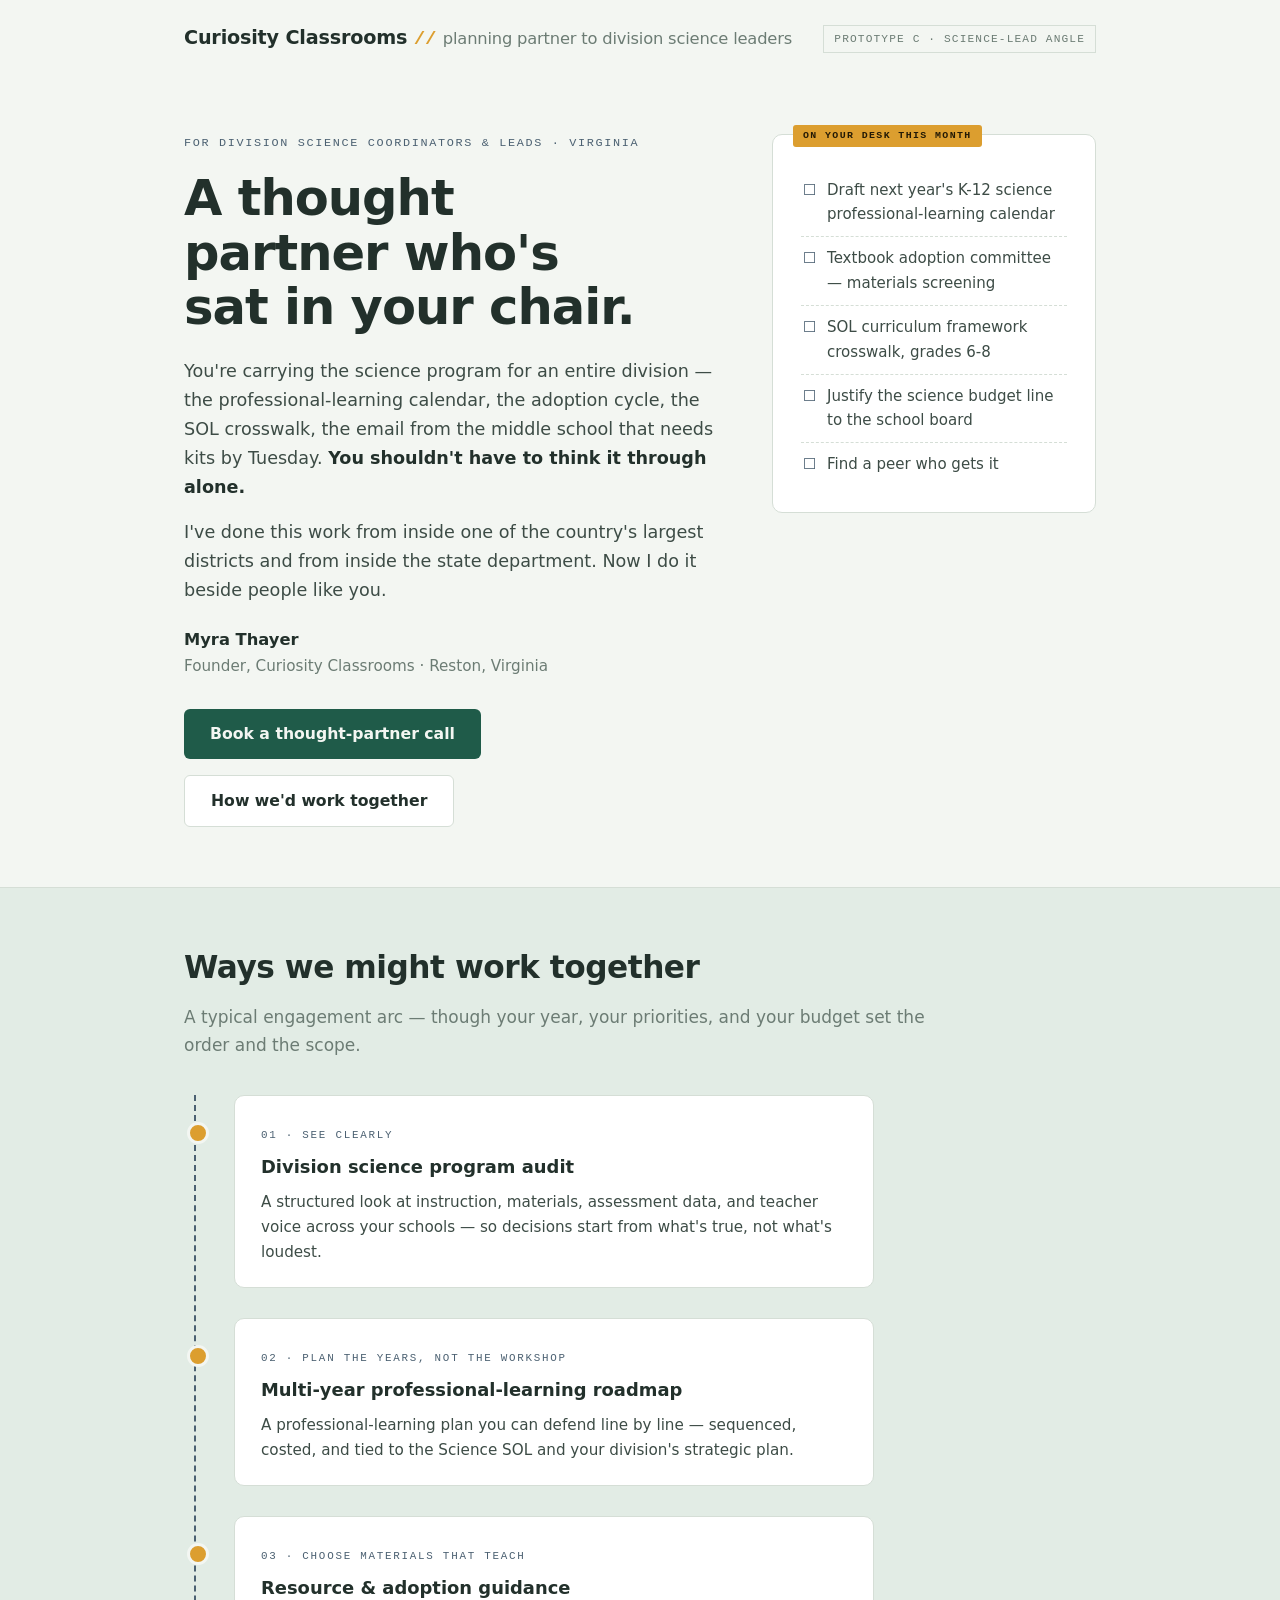
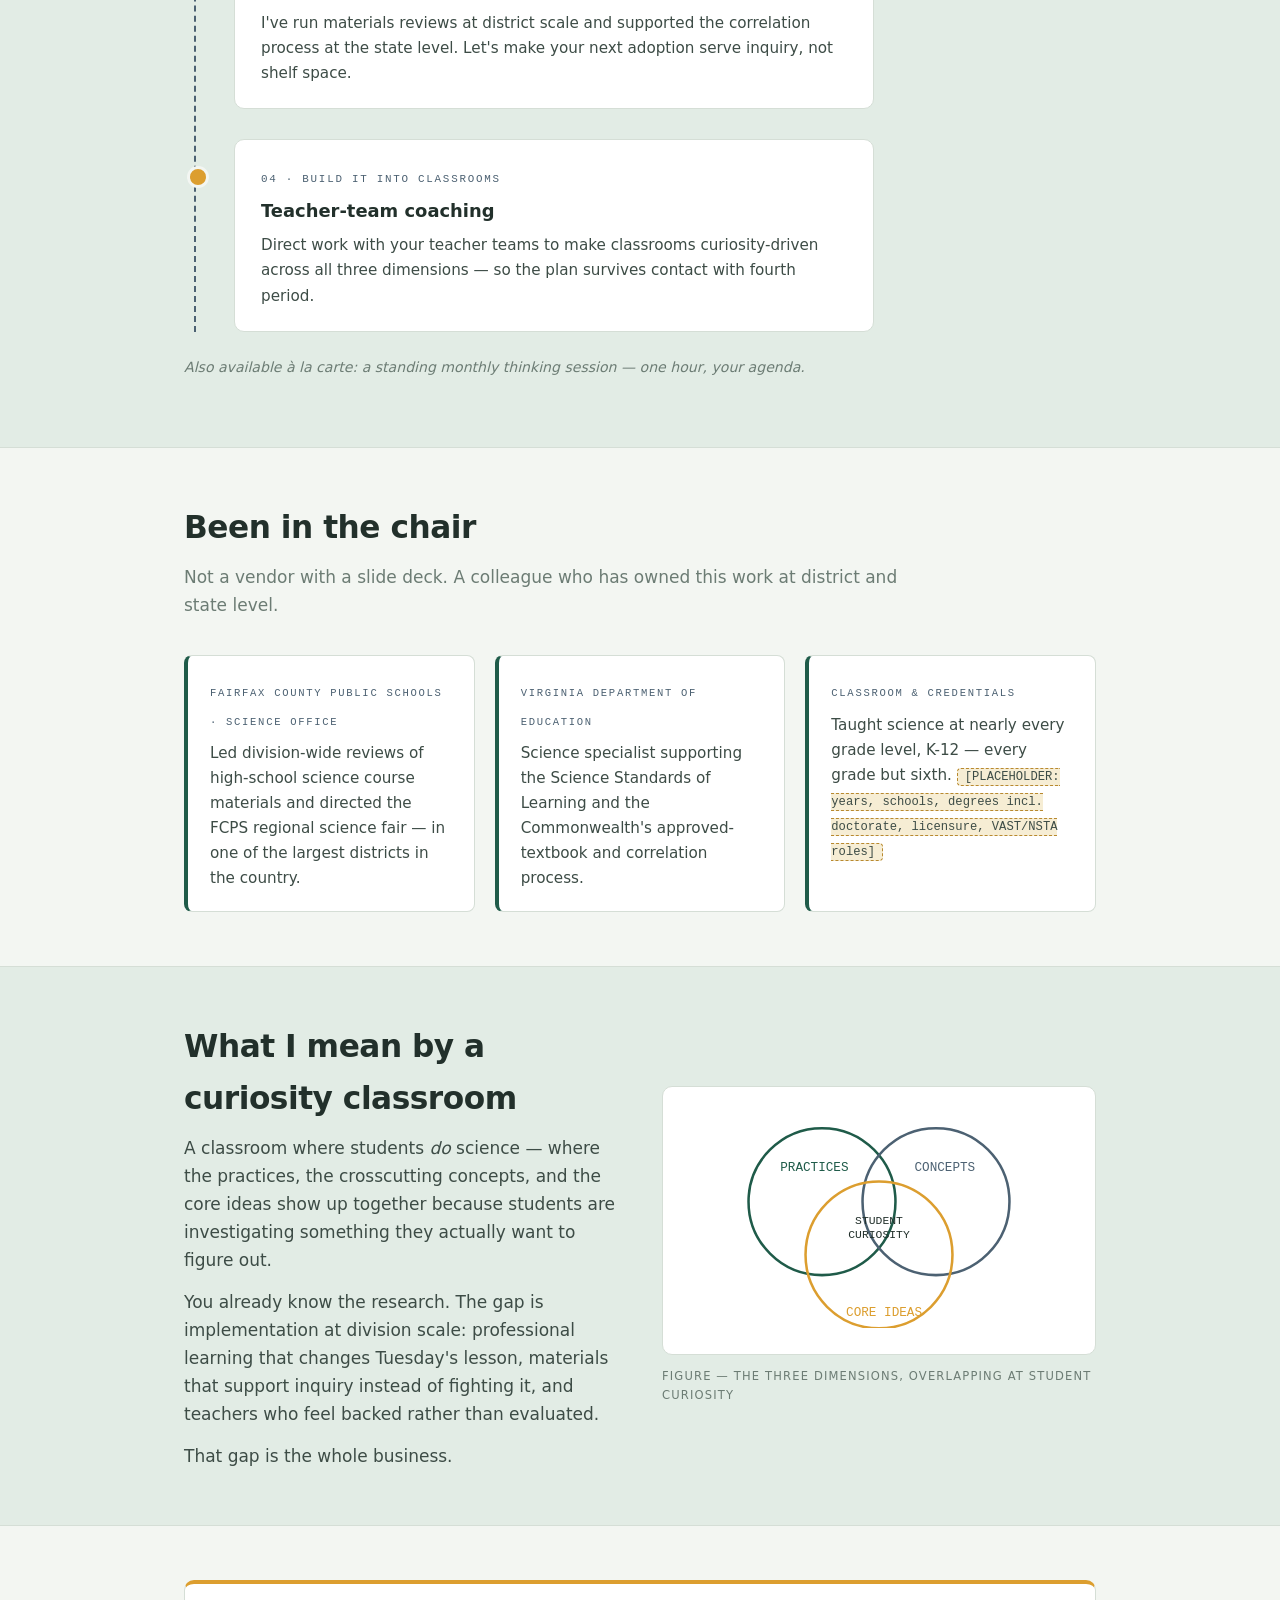
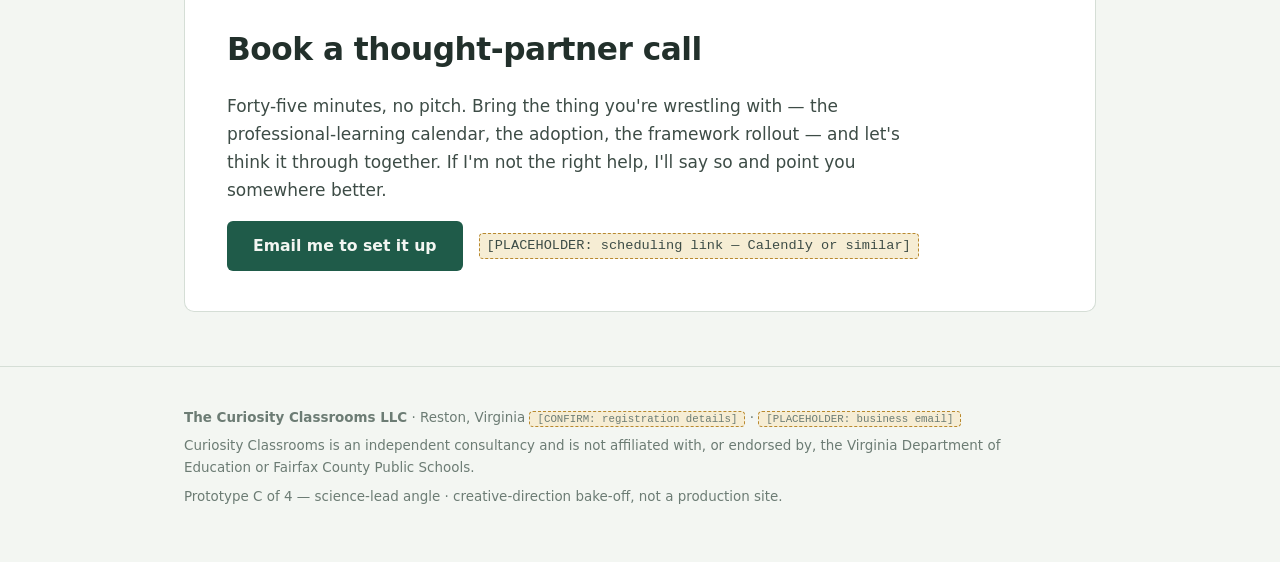
<file: prototypes/curiosity-science-lead.html>
<!DOCTYPE html>
<html lang="en">
<head>
<meta charset="utf-8">
<meta name="viewport" content="width=device-width, initial-scale=1">
<meta name="robots" content="noindex, nofollow">
<title>Curiosity Classrooms · Prototype C — Science Lead Angle</title>
</head>
<body>
<style>
  :root {
    --paper: #F3F6F2;
    --card: #FFFFFF;
    --ink: #22302B;
    --body: #3D4C46;
    --muted: #6C7C74;
    --green: #1F5B49;
    --green-soft: #E2ECE5;
    --slate: #4C6172;
    --amber: #DC9E2F;
    --line: #D5DED6;
    --ph-bg: #F6EDD4;
    --ph-edge: #B8892F;
  }
  @media (prefers-color-scheme: dark) {
    :root {
      --paper: #121B17; --card: #1A2721; --ink: #E7EEE7; --body: #C0CDC4;
      --muted: #8FA096; --green: #6FC2A2; --green-soft: #1E2E27;
      --slate: #9FB4C4; --amber: #E5B254; --line: #2A3A32;
      --ph-bg: #33291A; --ph-edge: #E5B254;
    }
  }
  :root[data-theme="light"] {
    --paper: #F3F6F2; --card: #FFFFFF; --ink: #22302B; --body: #3D4C46;
    --muted: #6C7C74; --green: #1F5B49; --green-soft: #E2ECE5; --slate: #4C6172;
    --amber: #DC9E2F; --line: #D5DED6; --ph-bg: #F6EDD4; --ph-edge: #B8892F;
  }
  :root[data-theme="dark"] {
    --paper: #121B17; --card: #1A2721; --ink: #E7EEE7; --body: #C0CDC4;
    --muted: #8FA096; --green: #6FC2A2; --green-soft: #1E2E27; --slate: #9FB4C4;
    --amber: #E5B254; --line: #2A3A32; --ph-bg: #33291A; --ph-edge: #E5B254;
  }

  * { box-sizing: border-box; }
  body { background: var(--paper); color: var(--body); margin: 0;
    font-family: "Segoe UI", system-ui, -apple-system, sans-serif;
    font-size: 17px; line-height: 1.65; }
  .mono { font-family: ui-monospace, "Cascadia Mono", Consolas, monospace; }

  a { color: var(--green); }
  a:focus-visible { outline: 3px solid var(--amber); outline-offset: 2px; }

  .wrap { max-width: 960px; margin: 0 auto; padding: 0 24px; }

  header.top { display: flex; align-items: center; justify-content: space-between;
    gap: 16px; padding: 22px 0; flex-wrap: wrap; }
  .wordmark { font-weight: 700; font-size: 1.2rem; color: var(--ink); letter-spacing: -0.01em; }
  .wordmark .tick { color: var(--amber); }
  .proto-badge { font-size: 0.7rem; letter-spacing: 0.1em; text-transform: uppercase;
    color: var(--muted); border: 1px solid var(--line); padding: 4px 10px; }

  .eyebrow { text-transform: uppercase; letter-spacing: 0.14em; font-size: 0.74rem;
    color: var(--slate); margin: 0 0 18px; }

  .hero { padding: 56px 0 60px; display: grid; grid-template-columns: 1.25fr 0.75fr;
    gap: 48px; align-items: start; }
  .hero h1 { color: var(--ink); font-family: system-ui, "Segoe UI", sans-serif;
    font-size: clamp(2rem, 4.6vw, 3.1rem); font-weight: 700; letter-spacing: -0.02em;
    line-height: 1.1; margin: 0 0 22px; text-wrap: balance; }
  .hero p.lede { font-size: 1.1rem; margin: 0 0 16px; max-width: 33em; }
  .hero p.lede strong { color: var(--ink); }
  .sig { margin: 22px 0 30px; color: var(--muted); font-size: 0.95rem; }
  .sig b { color: var(--ink); display: block; font-size: 1.02rem; }

  .btn-row { display: flex; gap: 16px; flex-wrap: wrap; align-items: center; }
  .btn { display: inline-block; padding: 12px 26px; text-decoration: none;
    font-weight: 600; font-size: 0.98rem; border-radius: 6px; }
  .btn.primary { background: var(--green); color: var(--paper); }
  :root[data-theme="dark"] .btn.primary { color: #10201A; }
  @media (prefers-color-scheme: dark) { .btn.primary { color: #10201A; } }
  :root[data-theme="light"] .btn.primary { color: #F3F6F2; }
  .btn.quiet { color: var(--ink); border: 1.5px solid var(--line); background: var(--card); }

  .carry-card { background: var(--card); border: 1px solid var(--line); border-radius: 10px;
    padding: 26px 28px; position: relative; }
  .carry-card::before { content: "ON YOUR DESK THIS MONTH"; position: absolute; top: -10px; left: 20px;
    background: var(--amber); color: #241A05; font-family: ui-monospace, "Cascadia Mono", Consolas, monospace;
    font-size: 0.62rem; letter-spacing: 0.14em; padding: 3px 10px; border-radius: 3px; font-weight: 700; }
  .carry-card ul { margin: 8px 0 0; padding-left: 0; list-style: none; }
  .carry-card li { padding: 9px 0 9px 26px; border-bottom: 1px dashed var(--line);
    font-size: 0.94rem; position: relative; }
  .carry-card li:last-child { border-bottom: 0; }
  .carry-card li::before { content: "☐"; position: absolute; left: 2px; color: var(--slate); }

  section { padding: 54px 0; }
  section.band { background: var(--green-soft); border-block: 1px solid var(--line); }
  h2 { color: var(--ink); font-size: clamp(1.45rem, 3vw, 1.95rem); font-weight: 700;
    letter-spacing: -0.015em; margin: 0 0 10px; text-wrap: balance; }
  .kicker { color: var(--muted); max-width: 44em; margin: 0 0 36px; }

  .roadmap { position: relative; margin-left: 10px; padding-left: 38px;
    border-left: 2px dashed var(--slate); display: grid; gap: 30px; }
  .milestone { position: relative; background: var(--card); border: 1px solid var(--line);
    border-radius: 10px; padding: 22px 26px; max-width: 640px; }
  .milestone::before { content: ""; position: absolute; left: -48px; top: 26px;
    width: 16px; height: 16px; border-radius: 50%; background: var(--amber);
    border: 3px solid var(--paper); }
  .milestone .m-label { font-size: 0.68rem; letter-spacing: 0.16em; color: var(--slate);
    text-transform: uppercase; }
  .milestone h3 { color: var(--ink); margin: 6px 0 8px; font-size: 1.12rem; }
  .milestone p { margin: 0; font-size: 0.95rem; }
  .roadmap-note { color: var(--muted); font-size: 0.88rem; font-style: italic; margin-top: 24px; }

  .chair { display: grid; grid-template-columns: repeat(auto-fit, minmax(260px, 1fr)); gap: 20px; }
  .chair-item { background: var(--card); border: 1px solid var(--line); border-left: 4px solid var(--green);
    border-radius: 8px; padding: 20px 22px; }
  .chair-item .m-label { font-size: 0.66rem; letter-spacing: 0.16em; color: var(--slate); text-transform: uppercase; }
  .chair-item p { margin: 8px 0 0; font-size: 0.95rem; }

  .approach { display: grid; grid-template-columns: 1fr 1fr; gap: 44px; align-items: center; }
  .approach p { margin: 0 0 14px; }
  .dim-figure { background: var(--card); border: 1px solid var(--line); border-radius: 10px; padding: 26px; }
  .dim-figure svg { width: 100%; height: auto; display: block; }
  .art-note { font-size: 0.72rem; color: var(--muted); text-transform: uppercase;
    letter-spacing: 0.1em; margin-top: 12px; }

  .cta-card { background: var(--card); border: 1px solid var(--line); border-top: 4px solid var(--amber);
    border-radius: 10px; padding: 40px 42px; }
  .cta-card p { max-width: 42em; }

  .ph { background: var(--ph-bg); border: 1.5px dashed var(--ph-edge); border-radius: 4px;
    padding: 1px 7px; font-family: ui-monospace, Consolas, monospace; font-size: 0.8em; }

  footer { border-top: 1px solid var(--line); padding: 34px 0 50px; color: var(--muted); font-size: 0.84rem; }
  footer p { margin: 6px 0; max-width: 62em; }

  @media (max-width: 760px) {
    .hero { grid-template-columns: 1fr; gap: 36px; }
    .approach { grid-template-columns: 1fr; }
    .cta-card { padding: 28px 22px; }
  }
</style>

<div class="wrap">
  <header class="top">
    <div class="wordmark">Curiosity Classrooms <span class="tick mono">//</span> <span style="font-weight:400; font-size:0.85em; color:var(--muted);">planning partner to division science leaders</span></div>
    <div class="proto-badge mono">Prototype C · Science-lead angle</div>
  </header>

  <div class="hero">
    <div>
      <p class="eyebrow mono">For division science coordinators &amp; leads · Virginia</p>
      <h1>A thought partner who's sat in your chair.</h1>
      <p class="lede">You're carrying the science program for an entire division — the
        professional-learning calendar, the adoption cycle, the SOL crosswalk, the email
        from the middle school that needs kits by Tuesday. <strong>You shouldn't have to think it through
        alone.</strong></p>
      <p class="lede">I've done this work from inside one of the country's largest
        districts and from inside the state department. Now I do it beside people like
        you.</p>
      <div class="sig">
        <b>Myra Thayer</b>
        Founder, Curiosity Classrooms · Reston, Virginia
      </div>
      <div class="btn-row">
        <a class="btn primary" href="#call">Book a thought-partner call</a>
        <a class="btn quiet" href="#ways">How we'd work together</a>
      </div>
    </div>
    <div class="carry-card" aria-label="The kinds of tasks on a division science lead's desk">
      <ul>
        <li>Draft next year's K-12 science professional-learning calendar</li>
        <li>Textbook adoption committee — materials screening</li>
        <li>SOL curriculum framework crosswalk, grades 6-8</li>
        <li>Justify the science budget line to the school board</li>
        <li>Find a peer who gets it</li>
      </ul>
    </div>
  </div>
</div>

<section class="band" id="ways">
  <div class="wrap">
    <h2>Ways we might work together</h2>
    <p class="kicker">A typical engagement arc — though your year, your priorities, and
      your budget set the order and the scope.</p>
    <div class="roadmap">
      <div class="milestone">
        <span class="m-label mono">01 · See clearly</span>
        <h3>Division science program audit</h3>
        <p>A structured look at instruction, materials, assessment data, and teacher
          voice across your schools — so decisions start from what's true, not what's
          loudest.</p>
      </div>
      <div class="milestone">
        <span class="m-label mono">02 · Plan the years, not the workshop</span>
        <h3>Multi-year professional-learning roadmap</h3>
        <p>A professional-learning plan you can defend line by line — sequenced,
          costed, and tied to the Science SOL and your division's strategic plan.</p>
      </div>
      <div class="milestone">
        <span class="m-label mono">03 · Choose materials that teach</span>
        <h3>Resource &amp; adoption guidance</h3>
        <p>I've run materials reviews at district scale and supported the correlation
          process at the state level. Let's make your next adoption serve inquiry, not
          shelf space.</p>
      </div>
      <div class="milestone">
        <span class="m-label mono">04 · Build it into classrooms</span>
        <h3>Teacher-team coaching</h3>
        <p>Direct work with your teacher teams to make classrooms curiosity-driven across
          all three dimensions — so the plan survives contact with fourth period.</p>
      </div>
    </div>
    <p class="roadmap-note">Also available à la carte: a standing monthly thinking session —
      one hour, your agenda.</p>
  </div>
</section>

<section>
  <div class="wrap">
    <h2>Been in the chair</h2>
    <p class="kicker">Not a vendor with a slide deck. A colleague who has owned this work
      at district and state level.</p>
    <div class="chair">
      <div class="chair-item">
        <span class="m-label mono">Fairfax County Public Schools · Science Office</span>
        <p>Led division-wide reviews of high-school science course materials and directed
          the FCPS regional science fair — in one of the largest districts in the country.</p>
      </div>
      <div class="chair-item">
        <span class="m-label mono">Virginia Department of Education</span>
        <p>Science specialist supporting the Science Standards of Learning and the
          Commonwealth's approved-textbook and correlation process.</p>
      </div>
      <div class="chair-item">
        <span class="m-label mono">Classroom &amp; credentials</span>
        <p>Taught science at nearly every grade level, K-12 — every grade but sixth.
          <span class="ph">[PLACEHOLDER: years, schools, degrees incl. doctorate,
          licensure, VAST/NSTA roles]</span></p>
      </div>
    </div>
  </div>
</section>

<section class="band">
  <div class="wrap">
    <div class="approach">
      <div>
        <h2>What I mean by a curiosity classroom</h2>
        <p>A classroom where students <em>do</em> science — where the practices, the
          crosscutting concepts, and the core ideas show up together because students are
          investigating something they actually want to figure out.</p>
        <p>You already know the research. The gap is implementation at division scale:
          professional learning that changes Tuesday's lesson, materials that support
          inquiry instead of fighting it, and teachers who feel backed rather than
          evaluated.</p>
        <p style="margin-bottom:0;">That gap is the whole business.</p>
      </div>
      <figure style="margin:0;">
        <div class="dim-figure">
          <svg viewBox="0 0 300 170" role="img" aria-label="Diagram: three overlapping circles labeled practices, crosscutting concepts, and core ideas, overlapping at student curiosity">
            <circle cx="105" cy="70" r="58" fill="none" stroke="var(--green)" stroke-width="2"/>
            <circle cx="195" cy="70" r="58" fill="none" stroke="var(--slate)" stroke-width="2"/>
            <circle cx="150" cy="112" r="58" fill="none" stroke="var(--amber)" stroke-width="2"/>
            <text x="72" y="46" font-size="10" fill="var(--green)" font-family="Consolas, monospace">PRACTICES</text>
            <text x="178" y="46" font-size="10" fill="var(--slate)" font-family="Consolas, monospace">CONCEPTS</text>
            <text x="124" y="160" font-size="10" fill="var(--amber)" font-family="Consolas, monospace">CORE IDEAS</text>
            <text x="150" y="88" font-size="9" text-anchor="middle" fill="var(--ink)" font-family="Consolas, monospace">STUDENT</text>
            <text x="150" y="99" font-size="9" text-anchor="middle" fill="var(--ink)" font-family="Consolas, monospace">CURIOSITY</text>
          </svg>
        </div>
        <figcaption class="art-note">Figure — the three dimensions, overlapping at student curiosity</figcaption>
      </figure>
    </div>
  </div>
</section>

<section id="call">
  <div class="wrap">
    <div class="cta-card">
      <h2>Book a thought-partner call</h2>
      <p>Forty-five minutes, no pitch. Bring the thing you're wrestling with — the
        professional-learning calendar, the adoption, the framework rollout — and let's
        think it through together. If I'm not the right help, I'll say so and point you somewhere better.</p>
      <div class="btn-row">
        <a class="btn primary" href="mailto:PLACEHOLDER@example.com?subject=Thought-partner%20call">Email me to set it up</a>
        <span class="ph">[PLACEHOLDER: scheduling link — Calendly or similar]</span>
      </div>
    </div>
  </div>
</section>

<footer>
  <div class="wrap">
    <p><strong>The Curiosity Classrooms LLC</strong> · Reston, Virginia
      <span class="ph">[CONFIRM: registration details]</span> ·
      <span class="ph">[PLACEHOLDER: business email]</span></p>
    <p>Curiosity Classrooms is an independent consultancy and is not affiliated with, or
      endorsed by, the Virginia Department of Education or Fairfax County Public Schools.</p>
    <p>Prototype C of 4 — science-lead angle · creative-direction bake-off, not a production site.</p>
  </div>
</footer>

</body>
</html>
</file>
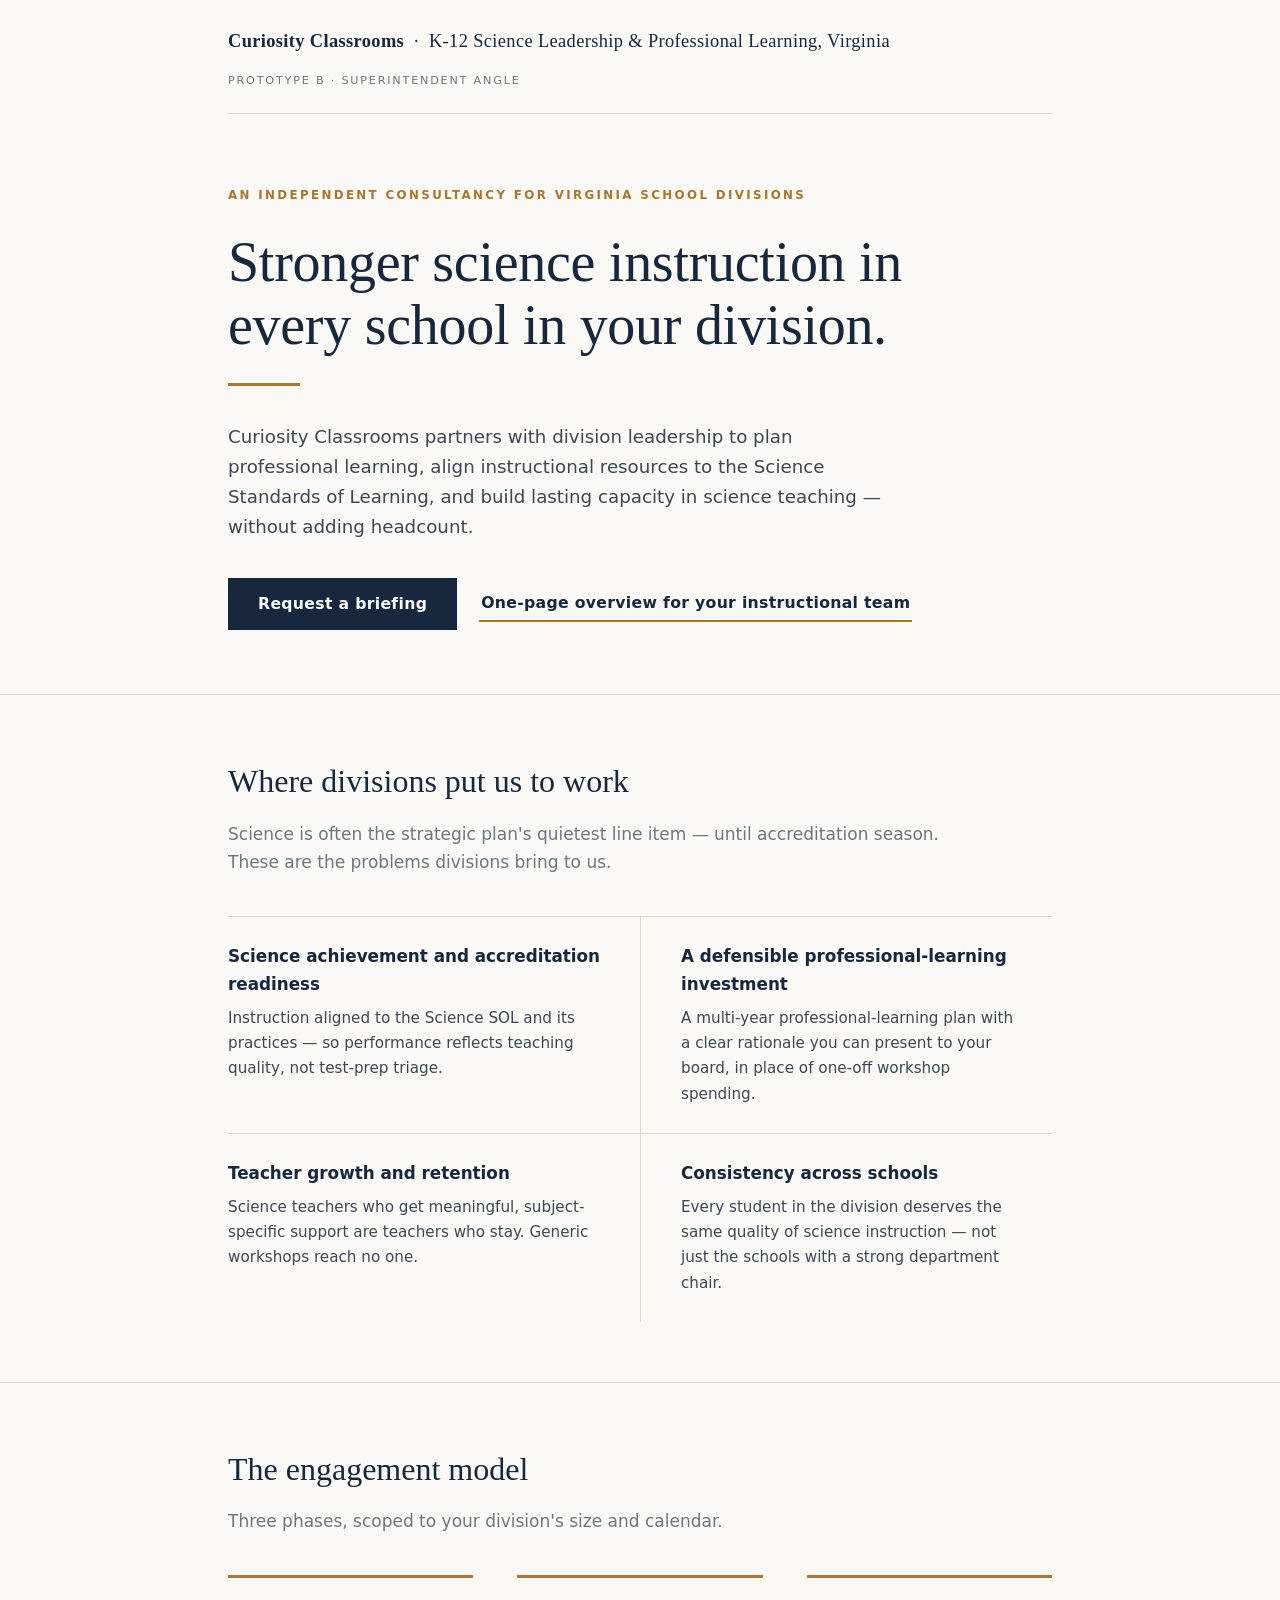
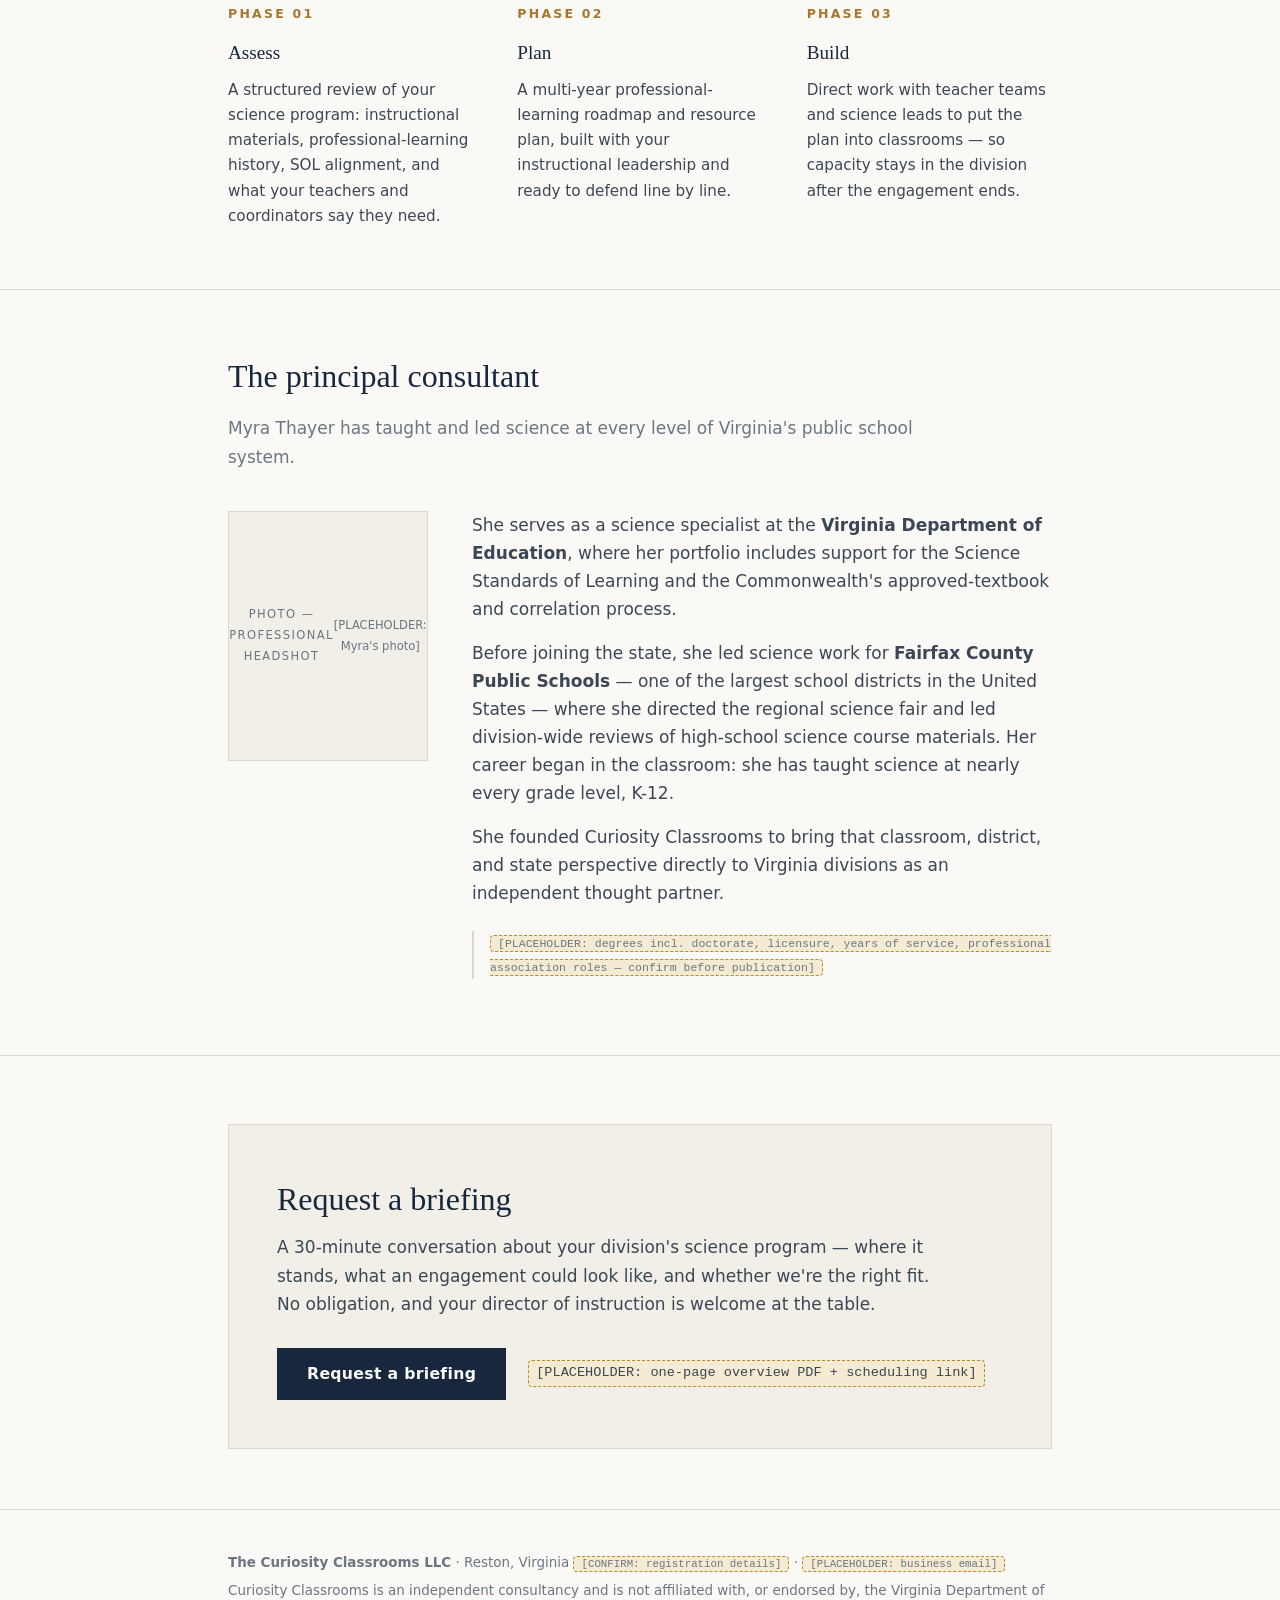
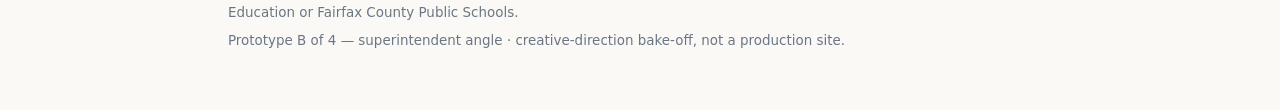
<file: prototypes/curiosity-superintendent.html>
<!DOCTYPE html>
<html lang="en">
<head>
<meta charset="utf-8">
<meta name="viewport" content="width=device-width, initial-scale=1">
<meta name="robots" content="noindex, nofollow">
<title>Curiosity Classrooms · Prototype B — Superintendent Angle</title>
</head>
<body>
<style>
  :root {
    --paper: #FAF9F5;
    --panel: #F1EFE7;
    --ink: #16273E;
    --body: #3B4756;
    --muted: #6B7684;
    --copper: #A8762E;
    --hairline: #DCD8CE;
    --ph-bg: #F5EBD3;
    --ph-edge: #B8892F;
  }
  @media (prefers-color-scheme: dark) {
    :root {
      --paper: #0F1722; --panel: #16202E; --ink: #E9E5DA; --body: #B7BFC9;
      --muted: #8792A1; --copper: #C9974B; --hairline: #2A3546;
      --ph-bg: #2E2718; --ph-edge: #C9974B;
    }
  }
  :root[data-theme="light"] {
    --paper: #FAF9F5; --panel: #F1EFE7; --ink: #16273E; --body: #3B4756;
    --muted: #6B7684; --copper: #A8762E; --hairline: #DCD8CE;
    --ph-bg: #F5EBD3; --ph-edge: #B8892F;
  }
  :root[data-theme="dark"] {
    --paper: #0F1722; --panel: #16202E; --ink: #E9E5DA; --body: #B7BFC9;
    --muted: #8792A1; --copper: #C9974B; --hairline: #2A3546;
    --ph-bg: #2E2718; --ph-edge: #C9974B;
  }

  * { box-sizing: border-box; }
  body { background: var(--paper); color: var(--body); margin: 0;
    font-family: "Segoe UI", system-ui, -apple-system, sans-serif;
    font-size: 17px; line-height: 1.65; }
  .serif { font-family: "Palatino Linotype", Palatino, "Book Antiqua", Georgia, serif; }

  a { color: var(--copper); }
  a:focus-visible { outline: 3px solid var(--copper); outline-offset: 2px; }

  .wrap { max-width: 880px; margin: 0 auto; padding: 0 28px; }

  header.top { padding: 26px 0 22px; border-bottom: 1px solid var(--hairline);
    display: flex; justify-content: space-between; align-items: baseline; gap: 16px; flex-wrap: wrap; }
  .wordmark { font-size: 1.15rem; color: var(--ink); letter-spacing: 0.02em; }
  .wordmark b { font-weight: 700; }
  .proto-badge { font-size: 0.7rem; text-transform: uppercase; letter-spacing: 0.16em;
    color: var(--muted); }

  .hero { padding: 72px 0 64px; }
  .eyebrow { text-transform: uppercase; letter-spacing: 0.2em; font-size: 0.74rem;
    font-weight: 600; color: var(--copper); margin: 0 0 26px; }
  .hero h1 { color: var(--ink); font-size: clamp(2.2rem, 5vw, 3.5rem); line-height: 1.12;
    font-weight: 500; margin: 0 0 26px; letter-spacing: -0.005em; text-wrap: balance;
    max-width: 17em; }
  .hero p.lede { font-size: 1.14rem; max-width: 36em; margin: 0 0 36px; }
  .rule-copper { width: 72px; height: 3px; background: var(--copper); border: 0; margin: 0 0 36px; }

  .btn-row { display: flex; gap: 22px; flex-wrap: wrap; align-items: center; }
  .btn { display: inline-block; padding: 13px 30px; text-decoration: none;
    font-weight: 600; font-size: 0.98rem; letter-spacing: 0.02em; }
  .btn.primary { background: var(--ink); color: var(--paper); }
  .btn.quiet { color: var(--ink); border-bottom: 2px solid var(--copper); padding: 4px 2px; }

  section { padding: 60px 0; border-top: 1px solid var(--hairline); }
  h2 { color: var(--ink); font-size: clamp(1.5rem, 3vw, 2rem); font-weight: 500;
    margin: 0 0 12px; letter-spacing: 0; text-wrap: balance; }
  .kicker { color: var(--muted); max-width: 44em; margin: 0 0 40px; }

  .focus-grid { display: grid; grid-template-columns: 1fr 1fr; }
  .focus { padding: 26px 30px 26px 0; border-top: 1px solid var(--hairline); }
  .focus:nth-child(odd) { padding-right: 40px; }
  .focus:nth-child(even) { padding-left: 40px; border-left: 1px solid var(--hairline); }
  .focus h3 { color: var(--ink); font-size: 1.05rem; font-weight: 600; margin: 0 0 8px; }
  .focus p { margin: 0; font-size: 0.95rem; }

  .model { display: grid; grid-template-columns: repeat(3, 1fr); gap: 44px; counter-reset: step; }
  .step { border-top: 3px solid var(--copper); padding-top: 20px; }
  .step .num { font-size: 0.78rem; letter-spacing: 0.18em; color: var(--copper);
    font-weight: 700; font-variant-numeric: tabular-nums; }
  .step h3 { color: var(--ink); font-size: 1.2rem; font-weight: 500; margin: 10px 0 10px; }
  .step p { margin: 0; font-size: 0.95rem; }

  .about { display: grid; grid-template-columns: 200px 1fr; gap: 44px; align-items: start; }
  .headshot { aspect-ratio: 4/5; background: var(--panel); border: 1px solid var(--hairline);
    display: flex; align-items: center; justify-content: center; text-align: center;
    color: var(--muted); font-size: 0.72rem; letter-spacing: 0.12em; text-transform: uppercase;
    padding: 12px; line-height: 1.8; }
  .about p { margin: 0 0 16px; }
  .about .cred-line { font-size: 0.9rem; color: var(--muted); border-left: 2px solid var(--hairline);
    padding-left: 16px; margin-top: 24px; }

  .cta-panel { background: var(--panel); border: 1px solid var(--hairline);
    padding: 48px 48px; margin-top: 8px; }
  .cta-panel h2 { margin-bottom: 8px; }
  .cta-panel p { max-width: 40em; margin: 0 0 30px; }

  .ph { background: var(--ph-bg); border: 1.5px dashed var(--ph-edge); border-radius: 4px;
    padding: 1px 7px; font-family: ui-monospace, Consolas, monospace; font-size: 0.8em; }

  footer { border-top: 1px solid var(--hairline); padding: 36px 0 52px;
    color: var(--muted); font-size: 0.84rem; }
  footer p { margin: 6px 0; max-width: 62em; }

  @media (max-width: 720px) {
    .hero { padding: 48px 0 44px; }
    .focus-grid { grid-template-columns: 1fr; }
    .focus:nth-child(even) { padding-left: 0; border-left: 0; }
    .focus:nth-child(odd) { padding-right: 0; }
    .model { grid-template-columns: 1fr; gap: 28px; }
    .about { grid-template-columns: 1fr; }
    .headshot { max-width: 220px; }
    .cta-panel { padding: 32px 24px; }
  }
</style>

<div class="wrap">
  <header class="top">
    <div class="wordmark serif"><b>Curiosity Classrooms</b> &nbsp;·&nbsp; K-12 Science Leadership &amp; Professional Learning, Virginia</div>
    <div class="proto-badge">Prototype B · Superintendent angle</div>
  </header>

  <div class="hero">
    <p class="eyebrow">An independent consultancy for Virginia school divisions</p>
    <h1 class="serif">Stronger science instruction in every school in your division.</h1>
    <hr class="rule-copper">
    <p class="lede">Curiosity Classrooms partners with division leadership to plan
      professional learning, align instructional resources to the Science Standards of
      Learning, and build lasting capacity in science teaching — without adding headcount.</p>
    <div class="btn-row">
      <a class="btn primary" href="#briefing">Request a briefing</a>
      <a class="btn quiet" href="#briefing">One-page overview for your instructional team</a>
    </div>
  </div>
</div>

<section>
  <div class="wrap">
    <h2 class="serif">Where divisions put us to work</h2>
    <p class="kicker">Science is often the strategic plan's quietest line item — until
      accreditation season. These are the problems divisions bring to us.</p>
    <div class="focus-grid">
      <div class="focus">
        <h3>Science achievement and accreditation readiness</h3>
        <p>Instruction aligned to the Science SOL and its practices — so performance
          reflects teaching quality, not test-prep triage.</p>
      </div>
      <div class="focus">
        <h3>A defensible professional-learning investment</h3>
        <p>A multi-year professional-learning plan with a clear rationale you can present
          to your board, in place of one-off workshop spending.</p>
      </div>
      <div class="focus">
        <h3>Teacher growth and retention</h3>
        <p>Science teachers who get meaningful, subject-specific support are teachers
          who stay. Generic workshops reach no one.</p>
      </div>
      <div class="focus">
        <h3>Consistency across schools</h3>
        <p>Every student in the division deserves the same quality of science
          instruction — not just the schools with a strong department chair.</p>
      </div>
    </div>
  </div>
</section>

<section>
  <div class="wrap">
    <h2 class="serif">The engagement model</h2>
    <p class="kicker">Three phases, scoped to your division's size and calendar.</p>
    <div class="model">
      <div class="step">
        <span class="num">PHASE 01</span>
        <h3 class="serif">Assess</h3>
        <p>A structured review of your science program: instructional materials,
          professional-learning history, SOL alignment, and what your teachers and
          coordinators say they need.</p>
      </div>
      <div class="step">
        <span class="num">PHASE 02</span>
        <h3 class="serif">Plan</h3>
        <p>A multi-year professional-learning roadmap and resource plan, built with
          your instructional leadership and ready to defend line by line.</p>
      </div>
      <div class="step">
        <span class="num">PHASE 03</span>
        <h3 class="serif">Build</h3>
        <p>Direct work with teacher teams and science leads to put the plan into
          classrooms — so capacity stays in the division after the engagement ends.</p>
      </div>
    </div>
  </div>
</section>

<section>
  <div class="wrap">
    <h2 class="serif">The principal consultant</h2>
    <p class="kicker">Myra Thayer has taught and led science at every level of Virginia's
      public school system.</p>
    <div class="about">
      <div class="headshot" role="img" aria-label="Photo placeholder: professional headshot">
        Photo —<br>professional headshot<br><span style="text-transform:none; letter-spacing:0;">[PLACEHOLDER: Myra's photo]</span>
      </div>
      <div>
        <p>She serves as a science specialist at the <strong>Virginia Department of
          Education</strong>, where her portfolio includes support for the Science Standards
          of Learning and the Commonwealth's approved-textbook and correlation process.</p>
        <p>Before joining the state, she led science work for <strong>Fairfax County
          Public Schools</strong> — one of the largest school districts in the United
          States — where she directed the regional science fair and led division-wide
          reviews of high-school science course materials. Her career began in the
          classroom: she has taught science at nearly every grade level, K-12.</p>
        <p>She founded Curiosity Classrooms to bring that classroom, district, and state
          perspective directly to Virginia divisions as an independent thought partner.</p>
        <p class="cred-line"><span class="ph">[PLACEHOLDER: degrees incl. doctorate,
          licensure, years of service, professional association roles — confirm before
          publication]</span></p>
      </div>
    </div>
  </div>
</section>

<section id="briefing">
  <div class="wrap">
    <div class="cta-panel">
      <h2 class="serif">Request a briefing</h2>
      <p>A 30-minute conversation about your division's science program — where it stands,
        what an engagement could look like, and whether we're the right fit. No
        obligation, and your director of instruction is welcome at the table.</p>
      <div class="btn-row">
        <a class="btn primary" href="mailto:PLACEHOLDER@example.com?subject=Briefing%20request%20%E2%80%94%20Curiosity%20Classrooms">Request a briefing</a>
        <span class="ph">[PLACEHOLDER: one-page overview PDF + scheduling link]</span>
      </div>
    </div>
  </div>
</section>

<footer>
  <div class="wrap">
    <p><strong>The Curiosity Classrooms LLC</strong> · Reston, Virginia
      <span class="ph">[CONFIRM: registration details]</span> ·
      <span class="ph">[PLACEHOLDER: business email]</span></p>
    <p>Curiosity Classrooms is an independent consultancy and is not affiliated with, or
      endorsed by, the Virginia Department of Education or Fairfax County Public Schools.</p>
    <p>Prototype B of 4 — superintendent angle · creative-direction bake-off, not a production site.</p>
  </div>
</footer>

</body>
</html>
</file>
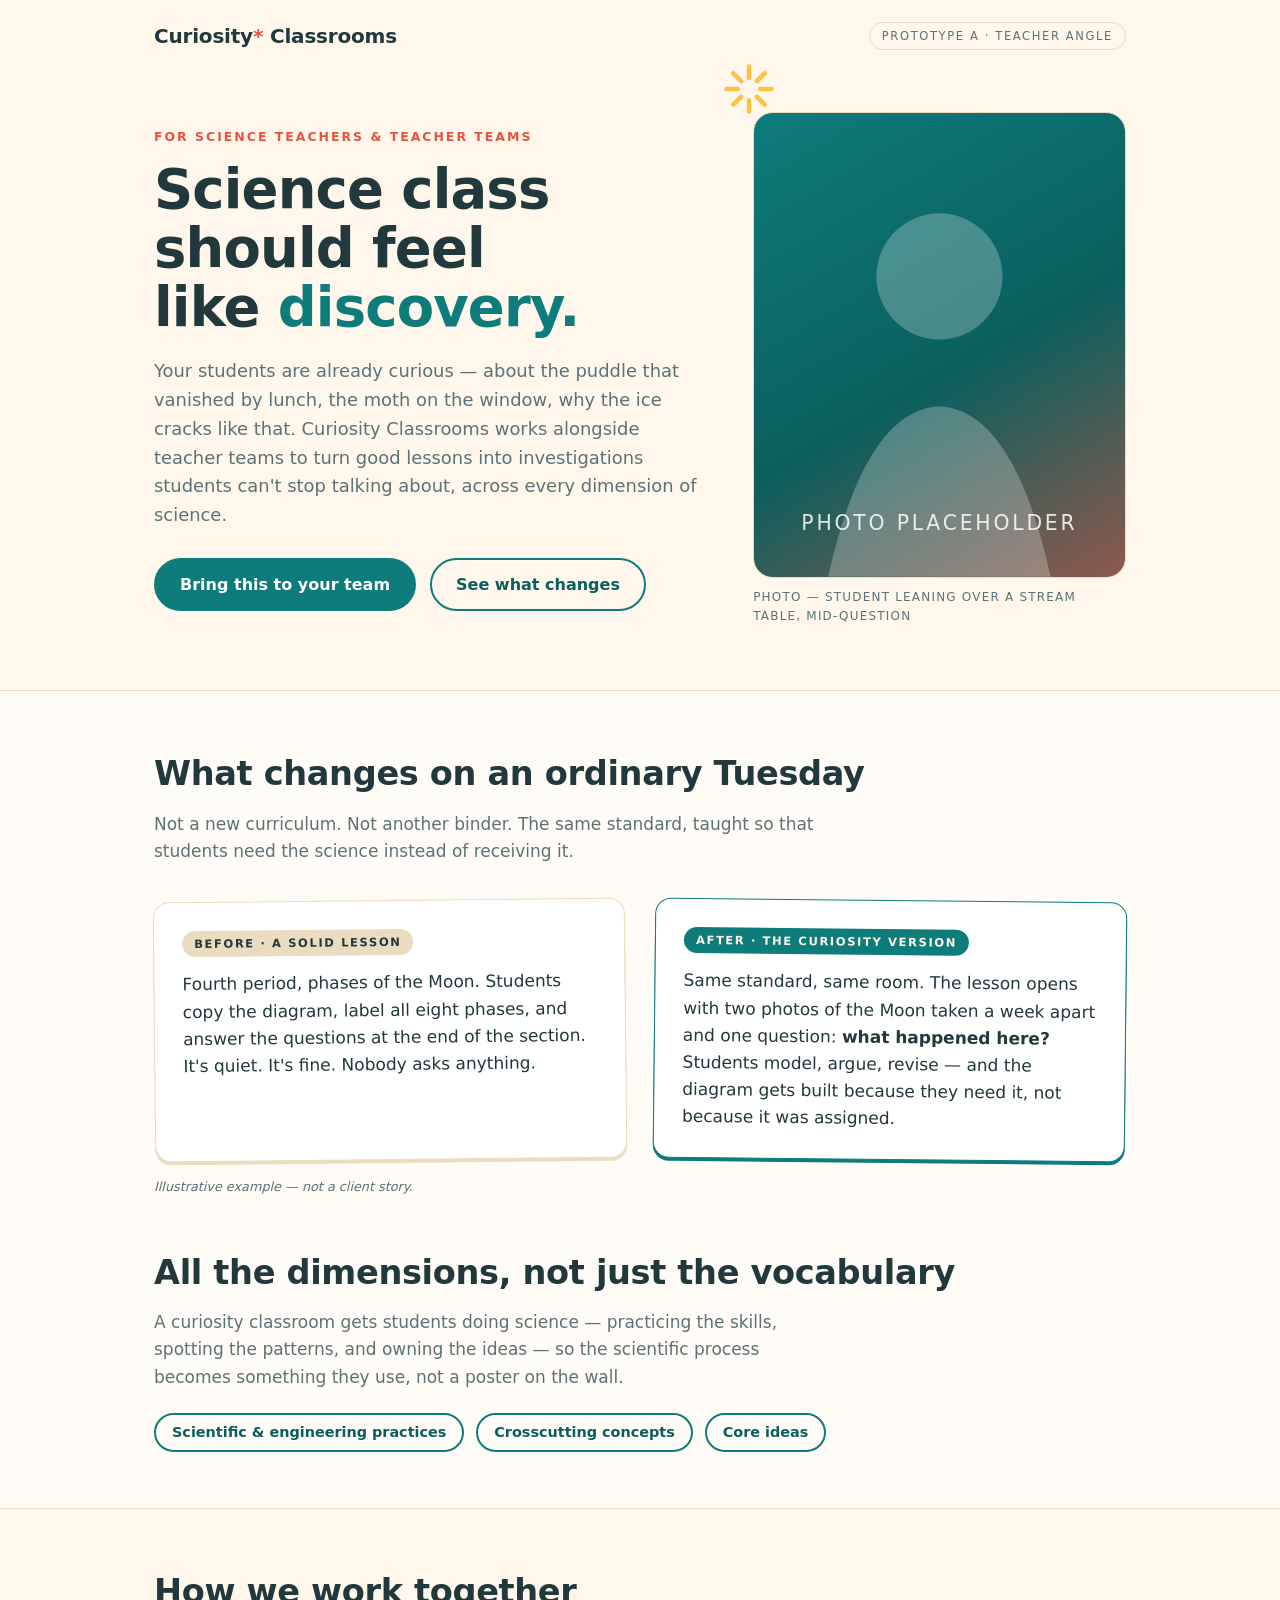
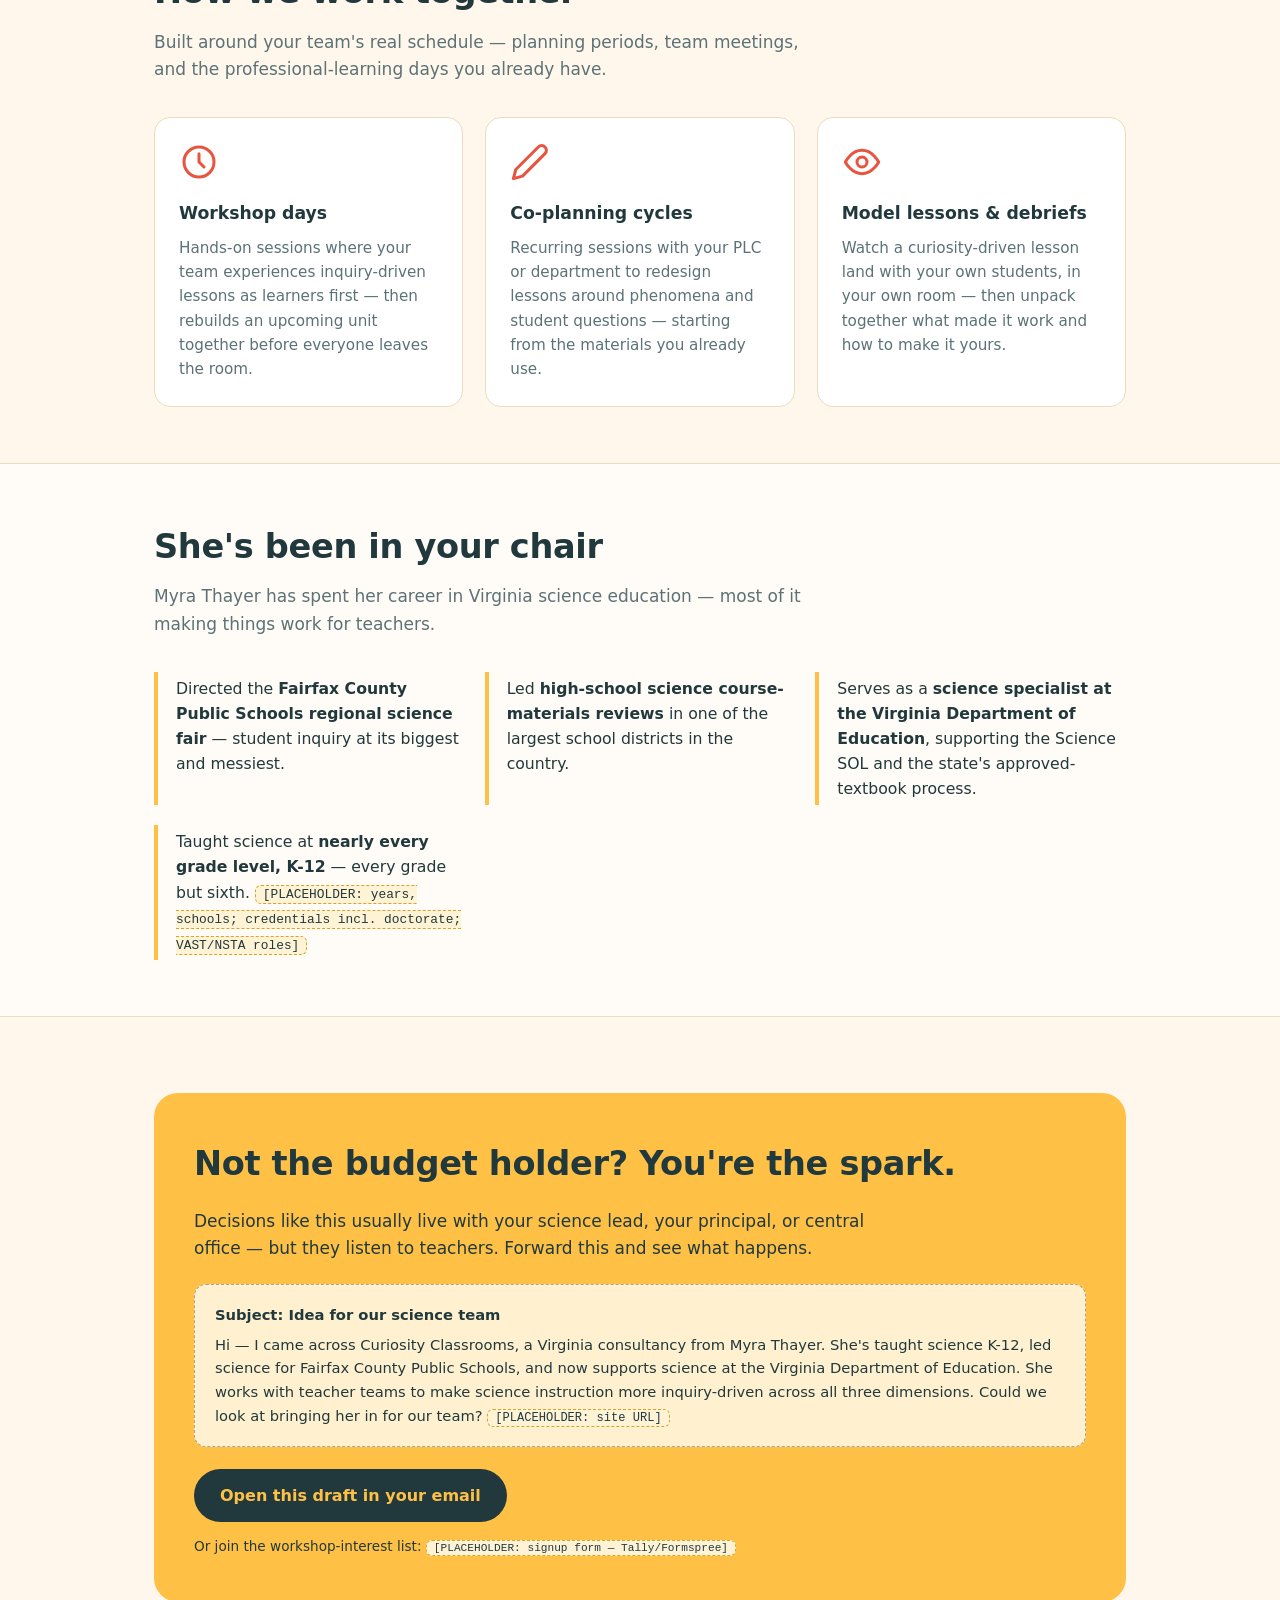
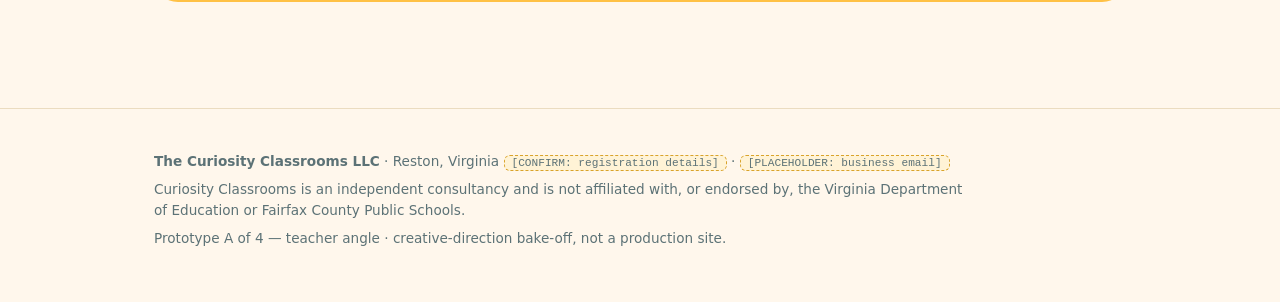
<file: prototypes/curiosity-teacher.html>
<!DOCTYPE html>
<html lang="en">
<head>
<meta charset="utf-8">
<meta name="viewport" content="width=device-width, initial-scale=1">
<meta name="robots" content="noindex, nofollow">
<title>Curiosity Classrooms · Prototype A — Teacher Angle</title>
</head>
<body>
<style>
  :root {
    --paper: #FFF7EC;
    --card: #FFFFFF;
    --ink: #21393C;
    --muted: #5C7276;
    --teal: #0E7C7B;
    --teal-deep: #0A5F5E;
    --coral: #E8543F;
    --yellow: #FFC145;
    --yellow-soft: #FFE1A6;
    --line: #EBDCC0;
    --ph-bg: #FFF3D6;
    --ph-edge: #D9A32B;
  }
  @media (prefers-color-scheme: dark) {
    :root {
      --paper: #142528;
      --card: #1D3236;
      --ink: #F4EDE0;
      --muted: #A8BDBB;
      --teal: #56BDB4;
      --teal-deep: #7ACFC7;
      --coral: #FF8A70;
      --yellow: #F4B942;
      --yellow-soft: #4A3E1E;
      --line: #2E4A4C;
      --ph-bg: #3A311E;
      --ph-edge: #D9A32B;
    }
  }
  :root[data-theme="light"] {
    --paper: #FFF7EC; --card: #FFFFFF; --ink: #21393C; --muted: #5C7276;
    --teal: #0E7C7B; --teal-deep: #0A5F5E; --coral: #E8543F; --yellow: #FFC145;
    --yellow-soft: #FFE1A6; --line: #EBDCC0; --ph-bg: #FFF3D6; --ph-edge: #D9A32B;
  }
  :root[data-theme="dark"] {
    --paper: #142528; --card: #1D3236; --ink: #F4EDE0; --muted: #A8BDBB;
    --teal: #56BDB4; --teal-deep: #7ACFC7; --coral: #FF8A70; --yellow: #F4B942;
    --yellow-soft: #4A3E1E; --line: #2E4A4C; --ph-bg: #3A311E; --ph-edge: #D9A32B;
  }

  * { box-sizing: border-box; }
  body { background: var(--paper); color: var(--ink); margin: 0;
    font-family: "Segoe UI", system-ui, -apple-system, sans-serif;
    font-size: 17px; line-height: 1.6; }
  .display { font-family: ui-rounded, "Hiragino Maru Gothic ProN", "Trebuchet MS", "Segoe UI", system-ui, sans-serif; }

  a { color: var(--teal-deep); }
  a:focus-visible, button:focus-visible { outline: 3px solid var(--coral); outline-offset: 2px; }

  .wrap { max-width: 1020px; margin: 0 auto; padding: 0 24px; }

  header.top { display: flex; align-items: center; justify-content: space-between;
    gap: 16px; padding: 20px 0; flex-wrap: wrap; }
  .wordmark { font-weight: 800; font-size: 1.25rem; letter-spacing: -0.01em; }
  .wordmark .spark { color: var(--coral); }
  .proto-badge { font-size: 0.72rem; text-transform: uppercase; letter-spacing: 0.14em;
    color: var(--muted); border: 1px solid var(--line); border-radius: 999px; padding: 4px 12px; }

  .eyebrow { text-transform: uppercase; letter-spacing: 0.16em; font-size: 0.78rem;
    font-weight: 600; color: var(--coral); margin: 0 0 14px; }

  .hero { display: grid; grid-template-columns: 1.2fr 0.8fr; gap: 40px;
    align-items: center; padding: 40px 0 64px; }
  .hero h1 { font-size: clamp(2.1rem, 5vw, 3.4rem); line-height: 1.08;
    margin: 0 0 20px; font-weight: 800; letter-spacing: -0.015em; text-wrap: balance; }
  .hero h1 em { font-style: normal; color: var(--teal); position: relative; }
  .hero p.lede { font-size: 1.12rem; color: var(--muted); margin: 0 0 28px; max-width: 34em; }
  .btn-row { display: flex; gap: 14px; flex-wrap: wrap; }
  .btn { display: inline-block; border-radius: 999px; padding: 12px 24px;
    font-weight: 700; text-decoration: none; font-size: 1rem; border: 2px solid transparent; }
  .btn.primary { background: var(--teal); color: #FFFFFF; }
  :root[data-theme="dark"] .btn.primary, .btn.primary { }
  @media (prefers-color-scheme: dark) { .btn.primary { color: #10201F; } }
  :root[data-theme="dark"] .btn.primary { color: #10201F; }
  :root[data-theme="light"] .btn.primary { color: #FFFFFF; }
  .btn.ghost { border-color: var(--teal); color: var(--teal-deep); }
  .btn:hover { transform: translateY(-2px); transition: transform 0.15s ease; }

  .photo-ph { border-radius: 20px; overflow: hidden; border: 1px solid var(--line);
    background: linear-gradient(150deg, var(--teal) 0%, var(--teal-deep) 55%, var(--coral) 130%);
    aspect-ratio: 4 / 5; position: relative; }
  .photo-ph svg { position: absolute; inset: 0; width: 100%; height: 100%; }
  .art-note { font-size: 0.75rem; color: var(--muted); text-transform: uppercase;
    letter-spacing: 0.1em; margin-top: 10px; }

  .sparks { position: relative; }
  .sparks > svg.doodle { position: absolute; width: 54px; height: 54px; color: var(--yellow); }

  section { padding: 56px 0; }
  section.alt { background: color-mix(in srgb, var(--card) 55%, var(--paper)); border-block: 1px solid var(--line); }
  h2 { font-size: clamp(1.5rem, 3vw, 2.1rem); font-weight: 800; letter-spacing: -0.01em;
    margin: 0 0 10px; text-wrap: balance; }
  .kicker { color: var(--muted); max-width: 40em; margin: 0 0 34px; }

  .vignette { display: grid; grid-template-columns: 1fr 1fr; gap: 28px; }
  .note-card { background: var(--card); border: 1px solid var(--line); border-radius: 16px;
    padding: 26px 28px; box-shadow: 0 3px 0 var(--line); }
  .note-card.before { transform: rotate(-0.6deg); }
  .note-card.after  { transform: rotate(0.6deg); border-color: var(--teal);
    box-shadow: 0 3px 0 var(--teal); }
  .note-tag { display: inline-block; font-size: 0.72rem; font-weight: 700;
    text-transform: uppercase; letter-spacing: 0.14em; border-radius: 999px;
    padding: 4px 12px; margin-bottom: 14px; }
  .before .note-tag { background: var(--line); color: var(--ink); }
  .after .note-tag { background: var(--teal); color: var(--paper); }
  .note-card p { margin: 0; }
  .illustrative { font-size: 0.8rem; color: var(--muted); margin-top: 18px;
    font-style: italic; }

  .dims { display: flex; gap: 12px; flex-wrap: wrap; margin-top: 22px; }
  .chip { border: 2px solid var(--teal); color: var(--teal-deep); border-radius: 999px;
    padding: 6px 16px; font-weight: 700; font-size: 0.9rem; }

  .ways { display: grid; grid-template-columns: repeat(auto-fit, minmax(240px, 1fr)); gap: 22px; }
  .way { background: var(--card); border: 1px solid var(--line); border-radius: 16px; padding: 24px; }
  .way h3 { margin: 10px 0 8px; font-size: 1.08rem; }
  .way p { margin: 0; color: var(--muted); font-size: 0.95rem; }
  .way .glyph { width: 40px; height: 40px; color: var(--coral); }

  .cred { display: grid; grid-template-columns: repeat(auto-fit, minmax(240px, 1fr)); gap: 20px; margin-top: 8px; }
  .cred-item { border-left: 4px solid var(--yellow); padding: 4px 0 4px 18px; }
  .cred-item p { margin: 0; font-size: 0.98rem; }

  .cta-band { background: var(--yellow); color: #21393C; border-radius: 24px;
    padding: 44px 40px; margin: 20px 0 10px; }
  :root[data-theme="dark"] .cta-band { color: #21201A; }
  @media (prefers-color-scheme: dark) { .cta-band { color: #21201A; } }
  :root[data-theme="light"] .cta-band { color: #21393C; }
  .cta-band h2 { color: inherit; }
  .cta-band p { max-width: 42em; }
  .email-draft { background: rgba(255,255,255,0.75); border: 1px dashed rgba(33,57,60,0.4);
    border-radius: 12px; padding: 18px 20px; font-size: 0.92rem; margin: 22px 0;
    color: #21393C; }
  .email-draft strong { display: block; margin-bottom: 6px; }
  .cta-band .btn.primary { background: #21393C; color: #FFC145; }

  .ph { background: var(--ph-bg); border: 1.5px dashed var(--ph-edge); border-radius: 6px;
    padding: 1px 7px; font-family: ui-monospace, Consolas, monospace; font-size: 0.82em; }

  footer { border-top: 1px solid var(--line); padding: 36px 0 48px; margin-top: 40px;
    color: var(--muted); font-size: 0.85rem; }
  footer p { margin: 6px 0; max-width: 60em; }

  @media (max-width: 760px) {
    .hero { grid-template-columns: 1fr; padding-top: 16px; }
    .vignette { grid-template-columns: 1fr; }
    .note-card.before, .note-card.after { transform: none; }
  }
  @media (prefers-reduced-motion: reduce) {
    .btn:hover { transform: none; }
    * { transition: none !important; }
  }
</style>

<div class="wrap">
  <header class="top">
    <div class="wordmark display">Curiosity<span class="spark">*</span> Classrooms</div>
    <div class="proto-badge">Prototype A · Teacher angle</div>
  </header>

  <div class="hero sparks">
    <svg class="doodle" aria-hidden="true" style="top:-10px; right:36%;" viewBox="0 0 24 24" fill="none" stroke="currentColor" stroke-width="2" stroke-linecap="round">
      <path d="M12 2v5M12 17v5M2 12h5M17 12h5M5 5l3.5 3.5M15.5 15.5L19 19M19 5l-3.5 3.5M8.5 15.5L5 19"/>
    </svg>
    <div>
      <p class="eyebrow">For science teachers &amp; teacher teams</p>
      <h1 class="display">Science class should feel like <em>discovery.</em></h1>
      <p class="lede">Your students are already curious — about the puddle that vanished by
        lunch, the moth on the window, why the ice cracks like that. Curiosity Classrooms
        works alongside teacher teams to turn good lessons into investigations students
        can't stop talking about, across every dimension of science.</p>
      <div class="btn-row">
        <a class="btn primary" href="#refer">Bring this to your team</a>
        <a class="btn ghost" href="#tuesday">See what changes</a>
      </div>
    </div>
    <figure style="margin:0;">
      <div class="photo-ph" role="img" aria-label="Photo placeholder: a student leaning over a stream table, mid-question">
        <svg viewBox="0 0 200 250" aria-hidden="true">
          <circle cx="100" cy="88" r="34" fill="rgba(255,255,255,0.25)"/>
          <path d="M40 250 Q60 160 100 158 Q140 160 160 250 Z" fill="rgba(255,255,255,0.25)"/>
          <text x="100" y="225" text-anchor="middle" fill="rgba(255,255,255,0.85)" font-size="11" font-family="system-ui" letter-spacing="1.5">PHOTO PLACEHOLDER</text>
        </svg>
      </div>
      <figcaption class="art-note">Photo — student leaning over a stream table, mid-question</figcaption>
    </figure>
  </div>
</div>

<section class="alt" id="tuesday">
  <div class="wrap">
    <h2 class="display">What changes on an ordinary Tuesday</h2>
    <p class="kicker">Not a new curriculum. Not another binder. The same standard, taught so
      that students need the science instead of receiving it.</p>
    <div class="vignette">
      <div class="note-card before">
        <span class="note-tag">Before · a solid lesson</span>
        <p>Fourth period, phases of the Moon. Students copy the diagram, label all eight
          phases, and answer the questions at the end of the section. It's quiet. It's
          fine. Nobody asks anything.</p>
      </div>
      <div class="note-card after">
        <span class="note-tag">After · the curiosity version</span>
        <p>Same standard, same room. The lesson opens with two photos of the Moon taken a
          week apart and one question: <strong>what happened here?</strong> Students model,
          argue, revise — and the diagram gets built because they need it, not because it
          was assigned.</p>
      </div>
    </div>
    <p class="illustrative">Illustrative example — not a client story.</p>

    <h2 class="display" style="margin-top:48px;">All the dimensions, not just the vocabulary</h2>
    <p class="kicker" style="margin-bottom:0;">A curiosity classroom gets students doing science —
      practicing the skills, spotting the patterns, and owning the ideas — so the scientific
      process becomes something they use, not a poster on the wall.</p>
    <div class="dims" aria-label="The dimensions of science learning">
      <span class="chip">Scientific &amp; engineering practices</span>
      <span class="chip">Crosscutting concepts</span>
      <span class="chip">Core ideas</span>
    </div>
  </div>
</section>

<section>
  <div class="wrap">
    <h2 class="display">How we work together</h2>
    <p class="kicker">Built around your team's real schedule — planning periods, team
      meetings, and the professional-learning days you already have.</p>
    <div class="ways">
      <div class="way">
        <svg class="glyph" aria-hidden="true" viewBox="0 0 24 24" fill="none" stroke="currentColor" stroke-width="1.8" stroke-linecap="round" stroke-linejoin="round">
          <circle cx="12" cy="12" r="9"/><path d="M12 7v5l3 3"/>
        </svg>
        <h3 class="display">Workshop days</h3>
        <p>Hands-on sessions where your team experiences inquiry-driven lessons as learners
          first — then rebuilds an upcoming unit together before everyone leaves the room.</p>
      </div>
      <div class="way">
        <svg class="glyph" aria-hidden="true" viewBox="0 0 24 24" fill="none" stroke="currentColor" stroke-width="1.8" stroke-linecap="round" stroke-linejoin="round">
          <path d="M17 3a2.8 2.8 0 1 1 4 4L7.5 20.5 2 22l1.5-5.5Z"/>
        </svg>
        <h3 class="display">Co-planning cycles</h3>
        <p>Recurring sessions with your PLC or department to redesign lessons around
          phenomena and student questions — starting from the materials you already use.</p>
      </div>
      <div class="way">
        <svg class="glyph" aria-hidden="true" viewBox="0 0 24 24" fill="none" stroke="currentColor" stroke-width="1.8" stroke-linecap="round" stroke-linejoin="round">
          <path d="M2 12s3.5-7 10-7 10 7 10 7-3.5 7-10 7-10-7-10-7Z"/><circle cx="12" cy="12" r="3"/>
        </svg>
        <h3 class="display">Model lessons &amp; debriefs</h3>
        <p>Watch a curiosity-driven lesson land with your own students, in your own room —
          then unpack together what made it work and how to make it yours.</p>
      </div>
    </div>
  </div>
</section>

<section class="alt">
  <div class="wrap">
    <h2 class="display">She's been in your chair</h2>
    <p class="kicker">Myra Thayer has spent her career in Virginia science education —
      most of it making things work for teachers.</p>
    <div class="cred">
      <div class="cred-item"><p>Directed the <strong>Fairfax County Public Schools regional
        science fair</strong> — student inquiry at its biggest and messiest.</p></div>
      <div class="cred-item"><p>Led <strong>high-school science course-materials reviews</strong>
        in one of the largest school districts in the country.</p></div>
      <div class="cred-item"><p>Serves as a <strong>science specialist at the Virginia
        Department of Education</strong>, supporting the Science SOL and the state's
        approved-textbook process.</p></div>
      <div class="cred-item"><p>Taught science at <strong>nearly every grade level,
        K-12</strong> — every grade but sixth. <span class="ph">[PLACEHOLDER: years,
        schools; credentials incl. doctorate; VAST/NSTA roles]</span></p></div>
    </div>
  </div>
</section>

<section id="refer">
  <div class="wrap">
    <div class="cta-band">
      <h2 class="display">Not the budget holder? You're the spark.</h2>
      <p>Decisions like this usually live with your science lead, your principal, or
        central office — but they listen to teachers. Forward this and see what happens.</p>
      <div class="email-draft">
        <strong>Subject: Idea for our science team</strong>
        Hi — I came across Curiosity Classrooms, a Virginia consultancy from Myra Thayer.
        She's taught science K-12, led science for Fairfax County Public Schools, and now
        supports science at the Virginia Department of Education. She works with teacher
        teams to make science instruction more inquiry-driven across all three dimensions.
        Could we look at bringing her in for our team?
        <span class="ph">[PLACEHOLDER: site URL]</span>
      </div>
      <div class="btn-row">
        <a class="btn primary" href="mailto:?subject=Idea%20for%20our%20science%20team&body=Hi%20%E2%80%94%20I%20came%20across%20Curiosity%20Classrooms%2C%20a%20Virginia%20consultancy%20from%20Myra%20Thayer.%20She%27s%20taught%20science%20K-12%2C%20led%20science%20for%20Fairfax%20County%20Public%20Schools%2C%20and%20now%20supports%20science%20at%20the%20Virginia%20Department%20of%20Education.%20She%20works%20with%20teacher%20teams%20to%20make%20science%20instruction%20more%20inquiry-driven%20across%20all%20three%20dimensions.%20Could%20we%20look%20at%20bringing%20her%20in%20for%20our%20team%3F">Open this draft in your email</a>
      </div>
      <p style="font-size:0.85rem; margin-bottom:0;">Or join the workshop-interest list:
        <span class="ph">[PLACEHOLDER: signup form — Tally/Formspree]</span></p>
    </div>
  </div>
</section>

<footer>
  <div class="wrap">
    <p><strong>The Curiosity Classrooms LLC</strong> · Reston, Virginia
      <span class="ph">[CONFIRM: registration details]</span> ·
      <span class="ph">[PLACEHOLDER: business email]</span></p>
    <p>Curiosity Classrooms is an independent consultancy and is not affiliated with, or
      endorsed by, the Virginia Department of Education or Fairfax County Public Schools.</p>
    <p>Prototype A of 4 — teacher angle · creative-direction bake-off, not a production site.</p>
  </div>
</footer>

</body>
</html>
</file>
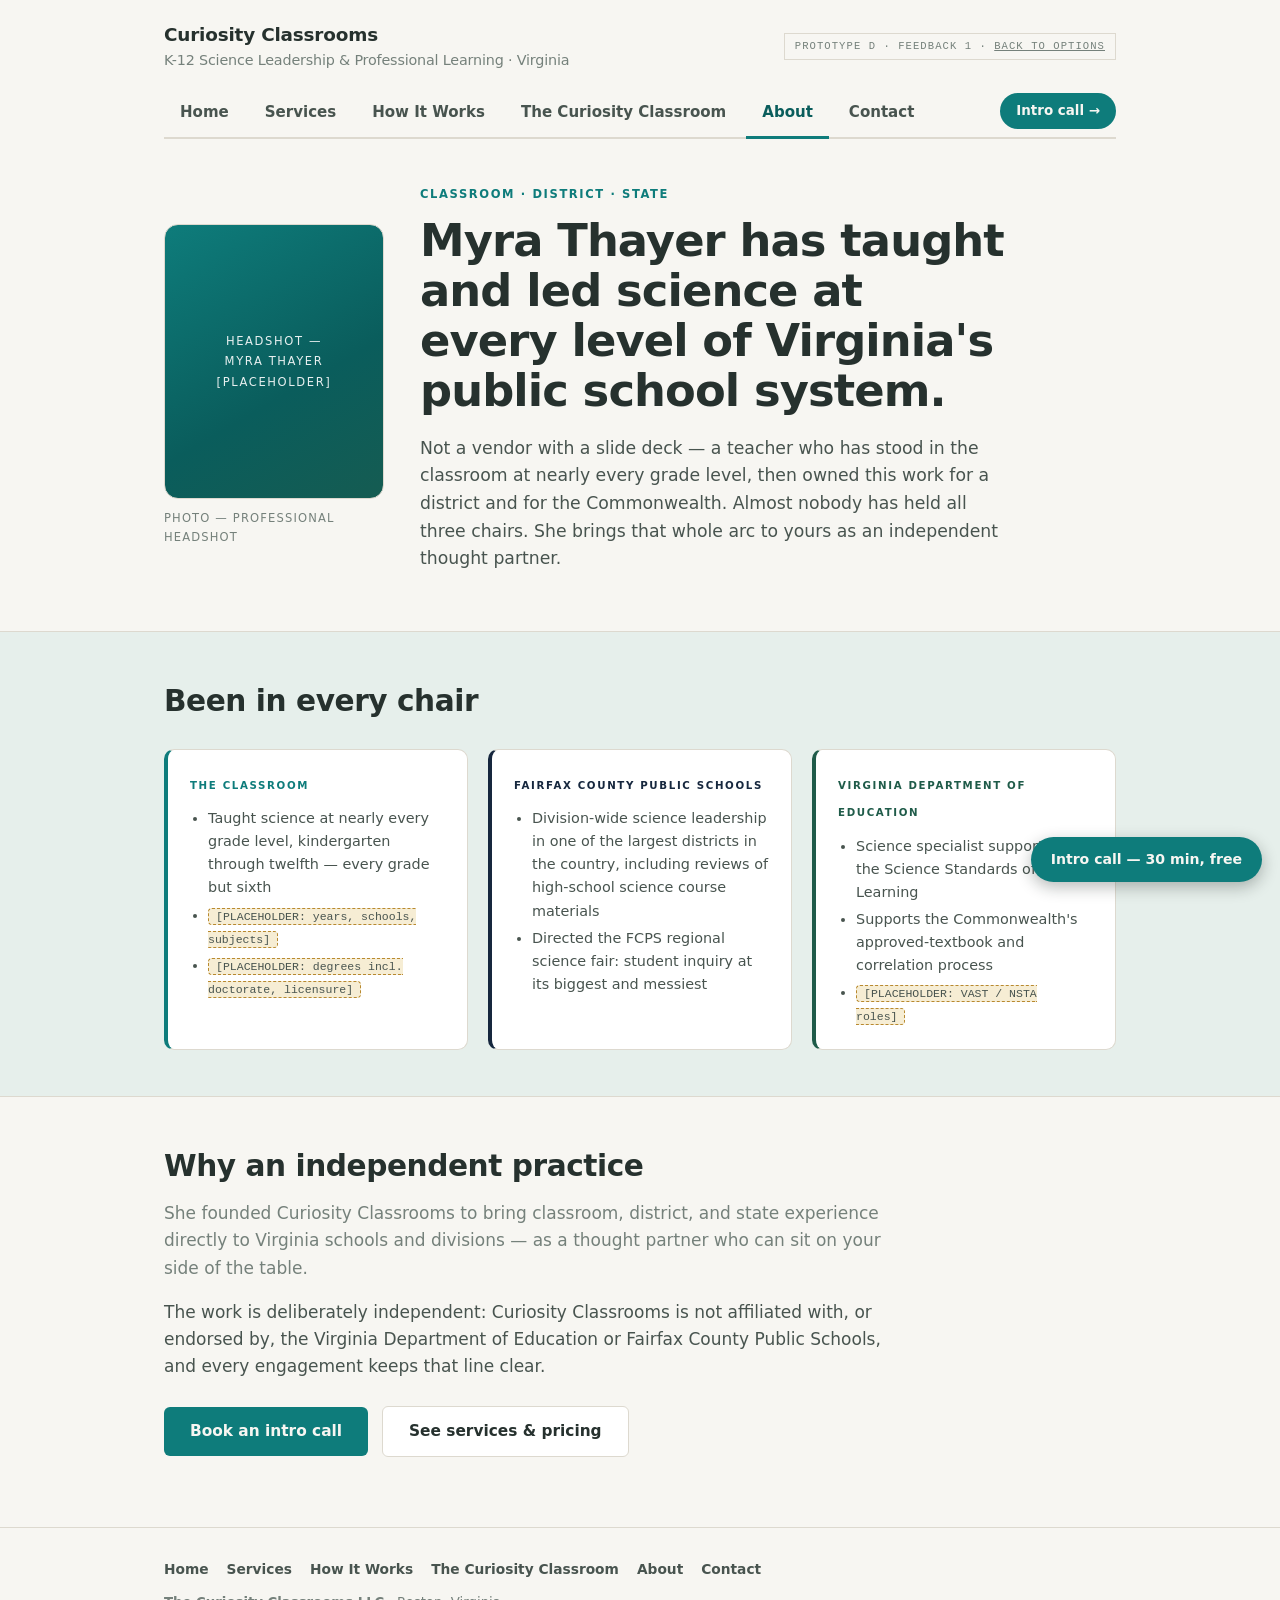
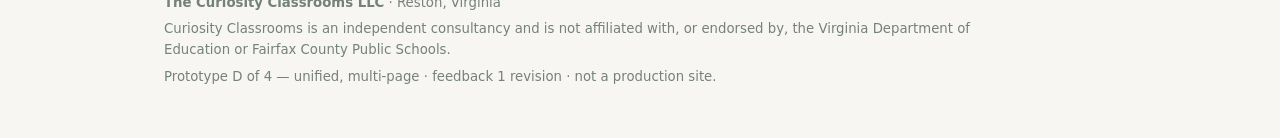
<file: prototypes/unified/about.html>
<!DOCTYPE html>
<html lang="en">
<head>
<meta charset="utf-8">
<meta name="viewport" content="width=device-width, initial-scale=1">
<!-- Prototype: noindex stays until production launch on the real domain -->
<meta name="robots" content="noindex, nofollow">
<meta name="description" content="Myra Thayer has taught science K-12 and led science education at district and state level in Virginia — Fairfax County Public Schools and the Virginia Department of Education.">
<title>About Myra Thayer | Curiosity Classrooms</title>
<link rel="stylesheet" href="styles.css">
</head>
<body>

<div class="wrap">
  <header class="top">
    <div class="top-row">
      <a class="wordmark" href="index.html">Curiosity Classrooms
        <span class="sub">K-12 Science Leadership &amp; Professional Learning · Virginia</span></a>
      <div class="proto-badge mono">Prototype D · feedback 1 · <a href="../../index.html">back to options</a></div>
    </div>
    <nav class="tabs" aria-label="Main navigation">
      <a href="index.html">Home</a>
      <a href="services.html">Services</a>
      <a href="how-it-works.html">How It Works</a>
      <a href="curiosity-classroom.html">The Curiosity Classroom</a>
      <a href="about.html" class="active" aria-current="page">About</a>
      <a href="contact.html">Contact</a>
      <a href="contact.html" class="nav-cta">Intro call →</a>
    </nav>
  </header>

  <section>
    <div class="lead-callout">
      <figure style="margin:0;">
        <div class="photo-ph portrait" role="img" aria-label="Photo placeholder: professional headshot of Myra Thayer">
          <span>Headshot —<br>Myra Thayer<br>[PLACEHOLDER]</span>
        </div>
        <figcaption class="art-note">Photo — professional headshot</figcaption>
      </figure>
      <div>
        <p class="eyebrow">Classroom · district · state</p>
        <h1>Myra Thayer has taught and led science at every level of Virginia's public school system.</h1>
        <p class="lede">Not a vendor with a slide deck — a teacher who has stood in the
          classroom at nearly every grade level, then owned this work for a district and
          for the Commonwealth. Almost nobody has held all three chairs. She brings that
          whole arc to yours as an independent thought partner.</p>
      </div>
    </div>
  </section>
</div>

<section class="band">
  <div class="wrap">
    <h2>Been in every chair</h2>
    <div class="grid3" style="margin-top: 24px;">
      <div class="desk t">
        <span class="m-label">The classroom</span>
        <ul>
          <li>Taught science at nearly every grade level, kindergarten through
            twelfth — every grade but sixth</li>
          <li><span class="ph">[PLACEHOLDER: years, schools, subjects]</span></li>
          <li><span class="ph">[PLACEHOLDER: degrees incl. doctorate, licensure]</span></li>
        </ul>
      </div>
      <div class="desk x">
        <span class="m-label">Fairfax County Public Schools</span>
        <ul>
          <li>Division-wide science leadership in one of the largest districts in the
            country, including reviews of high-school science course materials</li>
          <li>Directed the FCPS regional science fair: student inquiry at its biggest
            and messiest</li>
        </ul>
      </div>
      <div class="desk l">
        <span class="m-label">Virginia Department of Education</span>
        <ul>
          <li>Science specialist supporting the Science Standards of Learning</li>
          <li>Supports the Commonwealth's approved-textbook and correlation process</li>
          <li><span class="ph">[PLACEHOLDER: VAST / NSTA roles]</span></li>
        </ul>
      </div>
    </div>
  </div>
</section>

<section>
  <div class="wrap">
    <h2>Why an independent practice</h2>
    <p class="kicker" style="margin-bottom: 16px;">She founded Curiosity Classrooms to bring
      classroom, district, and state experience directly to Virginia schools and
      divisions — as a thought partner who can sit on your side of the table.</p>
    <p style="max-width: 44em;">The work is deliberately independent: Curiosity Classrooms
      is not affiliated with, or endorsed by, the Virginia Department of Education or
      Fairfax County Public Schools, and every engagement keeps that line clear.</p>
    <div class="btn-row" style="margin-top: 26px;">
      <a class="btn primary" href="contact.html#book">Book an intro call</a>
      <a class="btn quiet" href="services.html">See services &amp; pricing</a>
    </div>
  </div>
</section>

<footer>
  <div class="wrap">
    <nav aria-label="Footer">
      <a href="index.html">Home</a>
      <a href="services.html">Services</a>
      <a href="how-it-works.html">How It Works</a>
      <a href="curiosity-classroom.html">The Curiosity Classroom</a>
      <a href="about.html">About</a>
      <a href="contact.html">Contact</a>
    </nav>
    <p><strong>The Curiosity Classrooms LLC</strong> · Reston, Virginia</p>
    <p>Curiosity Classrooms is an independent consultancy and is not affiliated with, or
      endorsed by, the Virginia Department of Education or Fairfax County Public Schools.</p>
    <p>Prototype D of 4 — unified, multi-page · feedback 1 revision · not a production site.</p>
  </div>
</footer>

<a class="float-cta" href="contact.html#book">Intro call — 30 min, free</a>

</body>
</html>
</file>
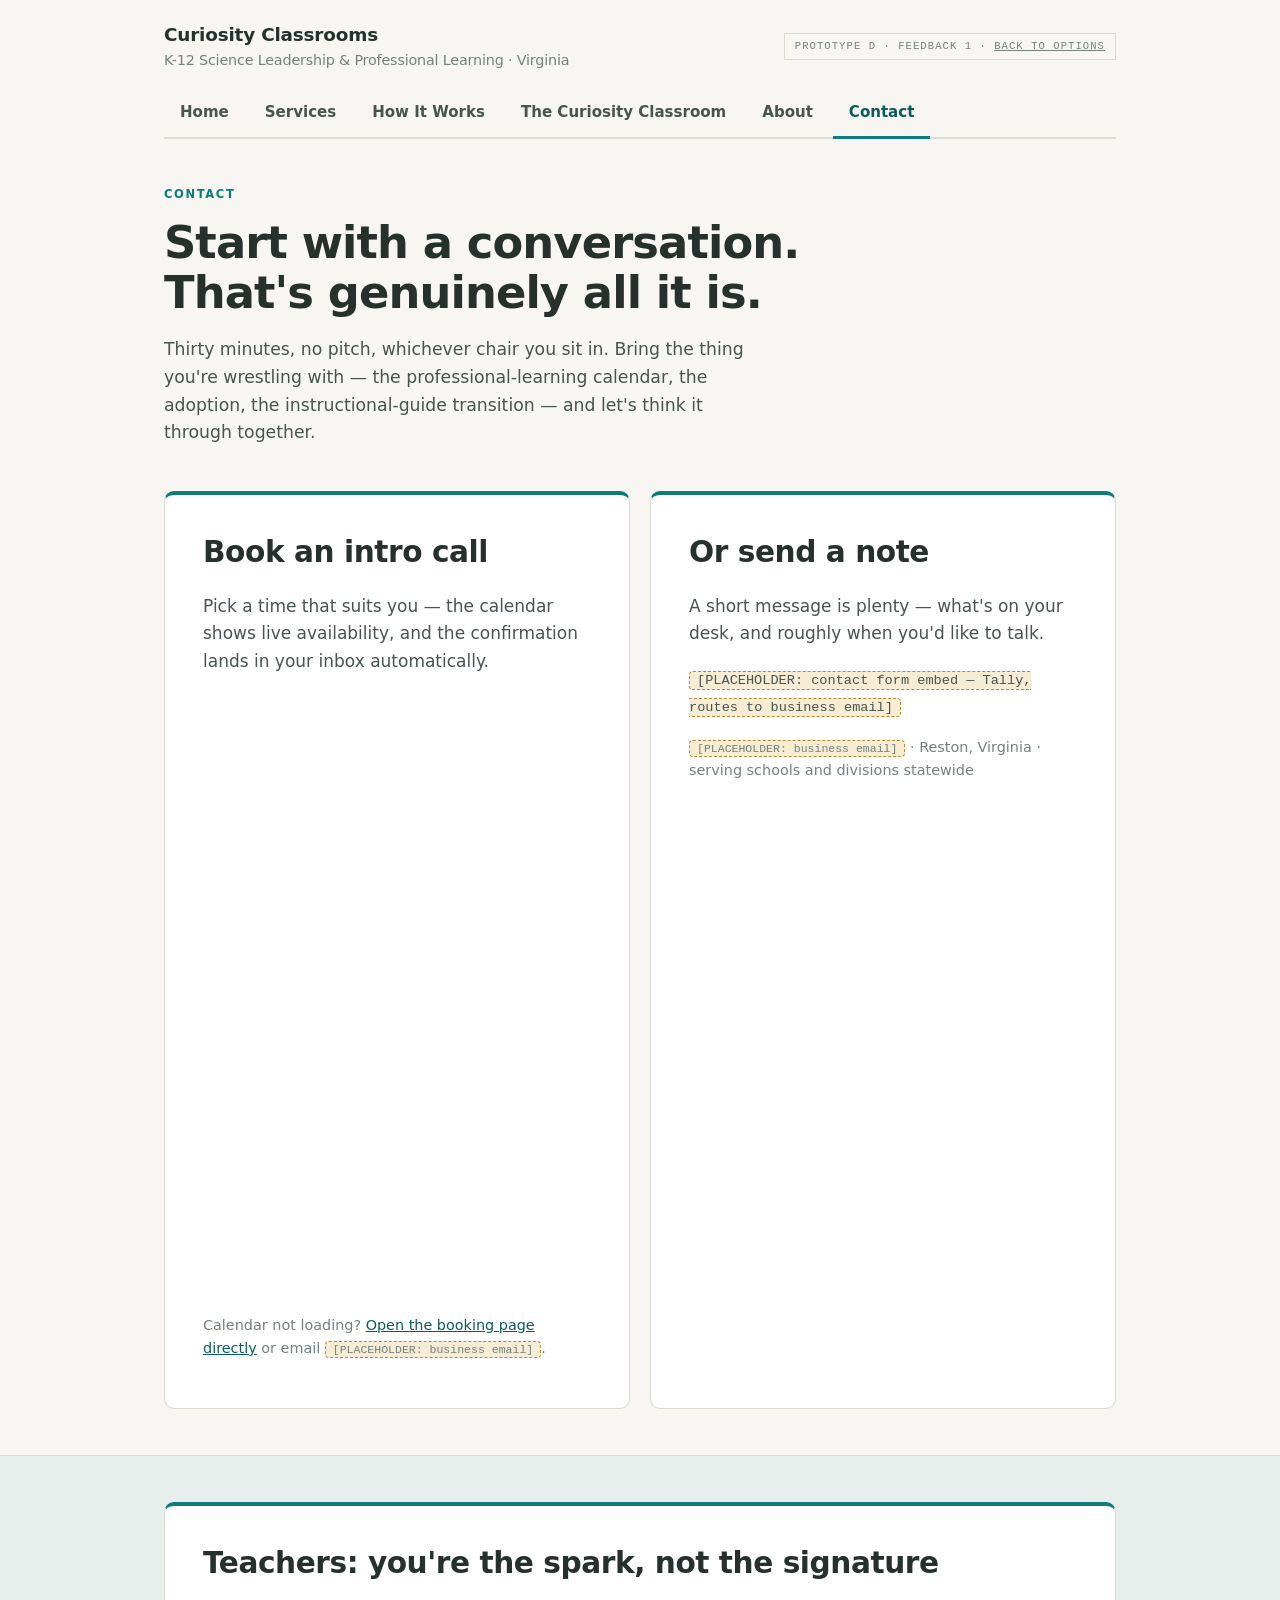
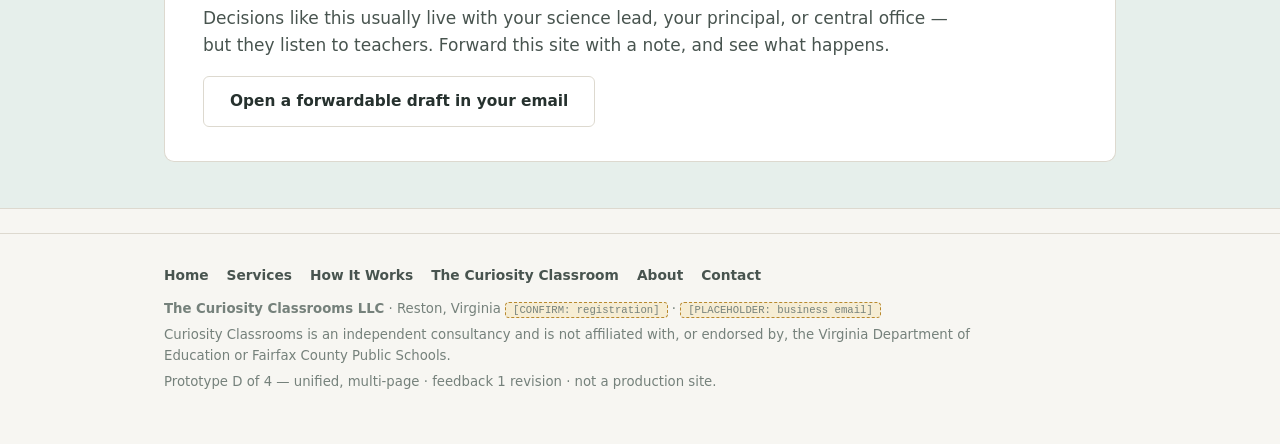
<file: prototypes/unified/contact.html>
<!DOCTYPE html>
<html lang="en">
<head>
<meta charset="utf-8">
<meta name="viewport" content="width=device-width, initial-scale=1">
<!-- Prototype: noindex stays until production launch on the real domain -->
<meta name="robots" content="noindex, nofollow">
<meta name="description" content="Book a free 30-minute intro call with Curiosity Classrooms — K-12 science leadership and professional learning consulting for Virginia schools and divisions.">
<title>Contact — Book an Intro Call | Curiosity Classrooms</title>
<link rel="stylesheet" href="styles.css">
</head>
<body>

<div class="wrap">
  <header class="top">
    <div class="top-row">
      <a class="wordmark" href="index.html">Curiosity Classrooms
        <span class="sub">K-12 Science Leadership &amp; Professional Learning · Virginia</span></a>
      <div class="proto-badge mono">Prototype D · feedback 1 · <a href="../../index.html">back to options</a></div>
    </div>
    <nav class="tabs" aria-label="Main navigation">
      <a href="index.html">Home</a>
      <a href="services.html">Services</a>
      <a href="how-it-works.html">How It Works</a>
      <a href="curiosity-classroom.html">The Curiosity Classroom</a>
      <a href="about.html">About</a>
      <a href="contact.html" class="active" aria-current="page">Contact</a>
    </nav>
  </header>

  <section style="padding-bottom: 28px;">
    <p class="eyebrow">Contact</p>
    <h1>Start with a conversation. That's genuinely all it is.</h1>
    <p class="lede">Thirty minutes, no pitch, whichever chair you sit in. Bring the thing
      you're wrestling with — the professional-learning calendar, the adoption, the
      instructional-guide transition — and let's think it through together.</p>
  </section>

  <section style="padding-top: 0;" id="book">
    <div class="menu">
      <div class="cta-card">
        <h2>Book an intro call</h2>
        <p>Pick a time that suits you — the calendar shows live availability, and the
          confirmation lands in your inbox automatically.</p>
        <!-- Google Calendar Appointment Scheduling begin -->
        <iframe src="https://calendar.google.com/calendar/appointments/schedules/AcZssZ3vKC_n05owIipEAVXAbuAqyIwpJ3W0WAgCfpjQKsVJSYF988EzKR9Oxg945851qWJ2n8ZYojOl?gv=true" style="border: 0; border-radius: 8px; background: #FFFFFF;" width="100%" height="600" frameborder="0" title="Live booking calendar — pick a time for a free 30-minute intro call"></iframe>
        <!-- end Google Calendar Appointment Scheduling -->
        <p style="margin-top: 14px; font-size: 0.9rem; color: var(--muted);">Calendar not
          loading? <a href="https://calendar.google.com/calendar/appointments/schedules/AcZssZ3vKC_n05owIipEAVXAbuAqyIwpJ3W0WAgCfpjQKsVJSYF988EzKR9Oxg945851qWJ2n8ZYojOl">Open
          the booking page directly</a> or email
          <span class="ph">[PLACEHOLDER: business email]</span>.</p>
      </div>
      <div class="cta-card">
        <h2>Or send a note</h2>
        <p>A short message is plenty — what's on your desk, and roughly when you'd like
          to talk.</p>
        <p><span class="ph">[PLACEHOLDER: contact form embed — Tally, routes to business
          email]</span></p>
        <p style="margin-top: 12px; font-size: 0.9rem; color: var(--muted);">
          <span class="ph">[PLACEHOLDER: business email]</span> · Reston, Virginia ·
          serving schools and divisions statewide</p>
      </div>
    </div>
  </section>
</div>

<section class="band">
  <div class="wrap">
    <div class="cta-card" style="border-top-color: var(--teal);">
      <h2>Teachers: you're the spark, not the signature</h2>
      <p>Decisions like this usually live with your science lead, your principal, or
        central office — but they listen to teachers. Forward this site with a note,
        and see what happens.</p>
      <div class="btn-row">
        <a class="btn quiet" href="mailto:?subject=Idea%20for%20our%20science%20team&amp;body=Hi%20%E2%80%94%20I%20came%20across%20Curiosity%20Classrooms%2C%20a%20Virginia%20consultancy%20from%20Myra%20Thayer.%20She%27s%20taught%20science%20K-12%2C%20led%20science%20for%20Fairfax%20County%20Public%20Schools%2C%20and%20now%20supports%20science%20at%20the%20Virginia%20Department%20of%20Education.%20She%20works%20with%20teacher%20teams%2C%20principals%2C%20science%20leads%2C%20and%20division%20leadership%20on%20inquiry-driven%20science%20instruction.%20Could%20we%20take%20a%20look%3F">Open a forwardable draft in your email</a>
      </div>
    </div>
  </div>
</section>

<footer>
  <div class="wrap">
    <nav aria-label="Footer">
      <a href="index.html">Home</a>
      <a href="services.html">Services</a>
      <a href="how-it-works.html">How It Works</a>
      <a href="curiosity-classroom.html">The Curiosity Classroom</a>
      <a href="about.html">About</a>
      <a href="contact.html">Contact</a>
    </nav>
    <p><strong>The Curiosity Classrooms LLC</strong> · Reston, Virginia
      <span class="ph">[CONFIRM: registration]</span> ·
      <span class="ph">[PLACEHOLDER: business email]</span></p>
    <p>Curiosity Classrooms is an independent consultancy and is not affiliated with, or
      endorsed by, the Virginia Department of Education or Fairfax County Public Schools.</p>
    <p>Prototype D of 4 — unified, multi-page · feedback 1 revision · not a production site.</p>
  </div>
</footer>

</body>
</html>
</file>
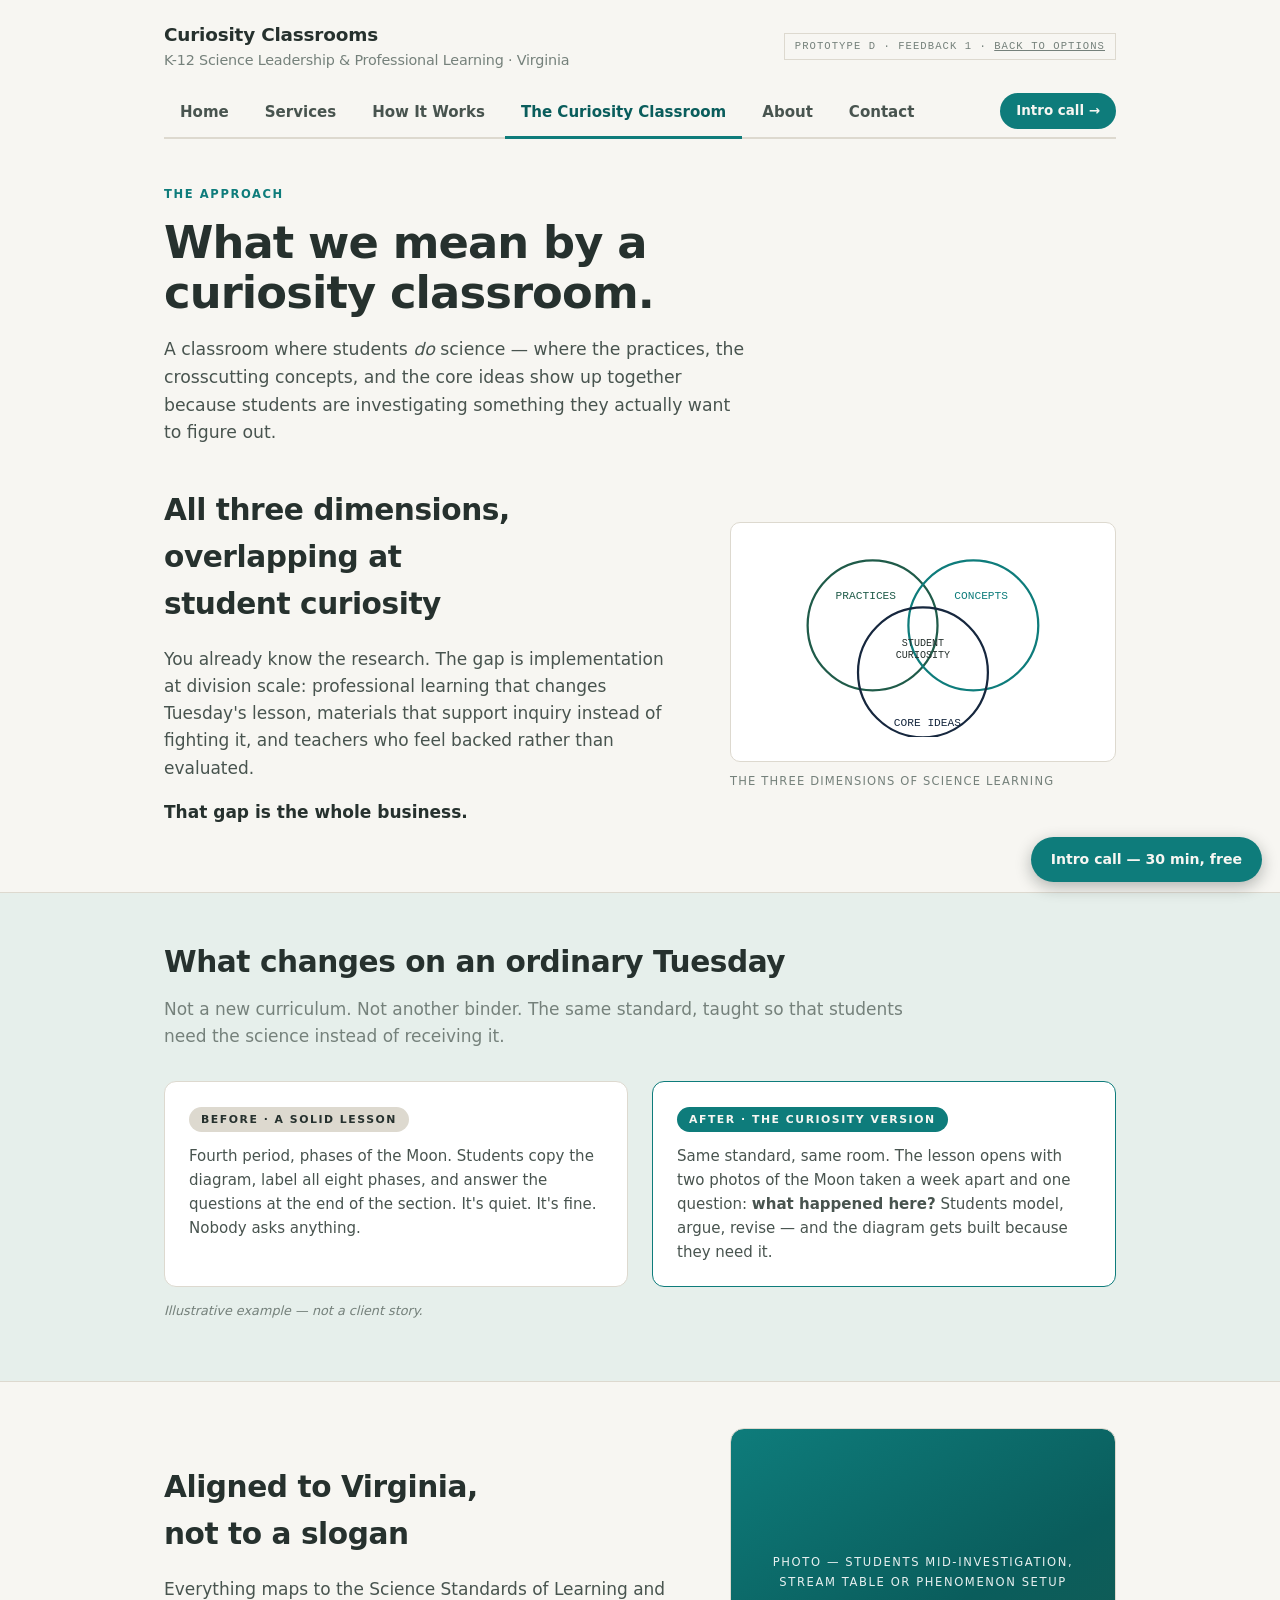
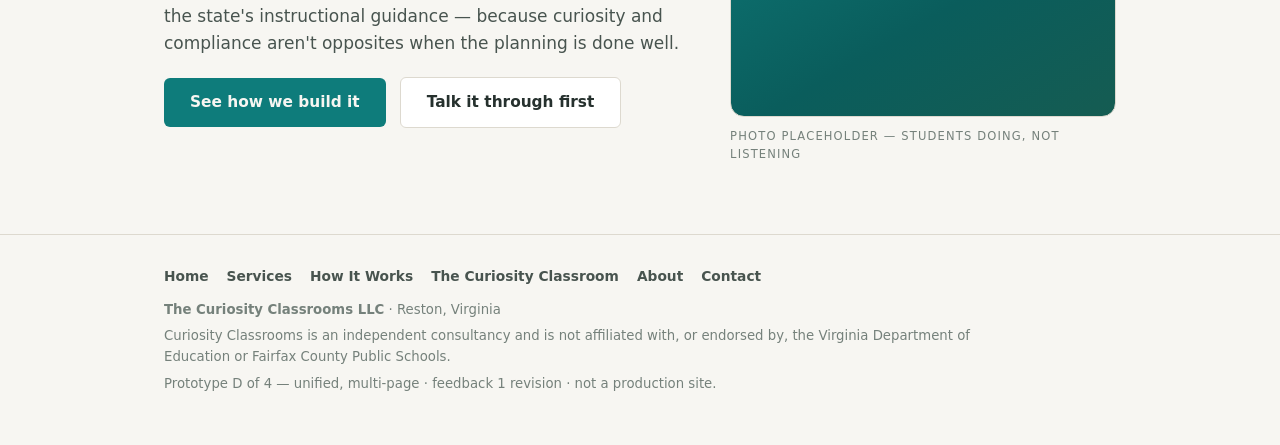
<file: prototypes/unified/curiosity-classroom.html>
<!DOCTYPE html>
<html lang="en">
<head>
<meta charset="utf-8">
<meta name="viewport" content="width=device-width, initial-scale=1">
<!-- Prototype: noindex stays until production launch on the real domain -->
<meta name="robots" content="noindex, nofollow">
<meta name="description" content="What a curiosity classroom is: inquiry-driven science instruction across all three dimensions — practices, crosscutting concepts, and core ideas — aligned to Virginia's Science SOL.">
<title>The Curiosity Classroom — Our Approach | Curiosity Classrooms</title>
<link rel="stylesheet" href="styles.css">
</head>
<body>

<div class="wrap">
  <header class="top">
    <div class="top-row">
      <a class="wordmark" href="index.html">Curiosity Classrooms
        <span class="sub">K-12 Science Leadership &amp; Professional Learning · Virginia</span></a>
      <div class="proto-badge mono">Prototype D · feedback 1 · <a href="../../index.html">back to options</a></div>
    </div>
    <nav class="tabs" aria-label="Main navigation">
      <a href="index.html">Home</a>
      <a href="services.html">Services</a>
      <a href="how-it-works.html">How It Works</a>
      <a href="curiosity-classroom.html" class="active" aria-current="page">The Curiosity Classroom</a>
      <a href="about.html">About</a>
      <a href="contact.html">Contact</a>
      <a href="contact.html#book" class="nav-cta">Intro call →</a>
    </nav>
  </header>

  <section style="padding-bottom: 24px;">
    <p class="eyebrow">The approach</p>
    <h1>What we mean by a curiosity classroom.</h1>
    <p class="lede">A classroom where students <em>do</em> science — where the practices,
      the crosscutting concepts, and the core ideas show up together because students are
      investigating something they actually want to figure out.</p>
  </section>

  <section style="padding-top: 0;">
    <div class="hero" style="padding: 0 0 20px;">
      <div>
        <h2>All three dimensions, overlapping at student curiosity</h2>
        <p>You already know the research. The gap is implementation at division scale:
          professional learning that changes Tuesday's lesson, materials that support
          inquiry instead of fighting it, and teachers who feel backed rather than
          evaluated.</p>
        <p style="margin-bottom: 0;"><strong style="color: var(--ink);">That gap is the
          whole business.</strong></p>
      </div>
      <figure style="margin:0;">
        <div class="dim-figure">
          <svg viewBox="0 0 300 170" role="img" aria-label="Diagram: three overlapping circles labeled practices, crosscutting concepts, and core ideas, overlapping at student curiosity">
            <circle cx="105" cy="70" r="58" fill="none" stroke="var(--green)" stroke-width="2"/>
            <circle cx="195" cy="70" r="58" fill="none" stroke="var(--teal)" stroke-width="2"/>
            <circle cx="150" cy="112" r="58" fill="none" stroke="var(--navy)" stroke-width="2"/>
            <text x="72" y="46" font-size="10" fill="var(--green)" font-family="Consolas, monospace">PRACTICES</text>
            <text x="178" y="46" font-size="10" fill="var(--teal)" font-family="Consolas, monospace">CONCEPTS</text>
            <text x="124" y="160" font-size="10" fill="var(--navy)" font-family="Consolas, monospace">CORE IDEAS</text>
            <text x="150" y="88" font-size="9" text-anchor="middle" fill="var(--ink)" font-family="Consolas, monospace">STUDENT</text>
            <text x="150" y="99" font-size="9" text-anchor="middle" fill="var(--ink)" font-family="Consolas, monospace">CURIOSITY</text>
          </svg>
        </div>
        <figcaption class="art-note">The three dimensions of science learning</figcaption>
      </figure>
    </div>
  </section>
</div>

<section class="band">
  <div class="wrap">
    <h2>What changes on an ordinary Tuesday</h2>
    <p class="kicker">Not a new curriculum. Not another binder. The same standard, taught
      so that students need the science instead of receiving it.</p>
    <div class="vignette">
      <div class="note-card">
        <span class="note-tag">Before · a solid lesson</span>
        <p>Fourth period, phases of the Moon. Students copy the diagram, label all eight
          phases, and answer the questions at the end of the section. It's quiet. It's
          fine. Nobody asks anything.</p>
      </div>
      <div class="note-card after">
        <span class="note-tag">After · the curiosity version</span>
        <p>Same standard, same room. The lesson opens with two photos of the Moon taken a
          week apart and one question: <strong>what happened here?</strong> Students model,
          argue, revise — and the diagram gets built because they need it.</p>
      </div>
    </div>
    <p class="illustrative">Illustrative example — not a client story.</p>
  </div>
</section>

<section>
  <div class="wrap">
    <div class="hero" style="padding: 0;">
      <div>
        <h2>Aligned to Virginia, not to a slogan</h2>
        <p>Everything maps to the Science Standards of Learning and the state's
          instructional guidance — because curiosity and compliance aren't opposites when
          the planning is done well.</p>
        <div class="btn-row" style="margin-top: 20px;">
          <a class="btn primary" href="services.html">See how we build it</a>
          <a class="btn quiet" href="contact.html#book">Talk it through first</a>
        </div>
      </div>
      <figure style="margin:0;">
        <div class="photo-ph" role="img" aria-label="Photo placeholder: students gathered around a stream table, mid-investigation">
          <span>Photo — students mid-investigation,<br>stream table or phenomenon setup</span>
        </div>
        <figcaption class="art-note">Photo placeholder — students doing, not listening</figcaption>
      </figure>
    </div>
  </div>
</section>

<footer>
  <div class="wrap">
    <nav aria-label="Footer">
      <a href="index.html">Home</a>
      <a href="services.html">Services</a>
      <a href="how-it-works.html">How It Works</a>
      <a href="curiosity-classroom.html">The Curiosity Classroom</a>
      <a href="about.html">About</a>
      <a href="contact.html">Contact</a>
    </nav>
    <p><strong>The Curiosity Classrooms LLC</strong> · Reston, Virginia</p>
    <p>Curiosity Classrooms is an independent consultancy and is not affiliated with, or
      endorsed by, the Virginia Department of Education or Fairfax County Public Schools.</p>
    <p>Prototype D of 4 — unified, multi-page · feedback 1 revision · not a production site.</p>
  </div>
</footer>

<a class="float-cta" href="contact.html#book">Intro call — 30 min, free</a>

</body>
</html>
</file>
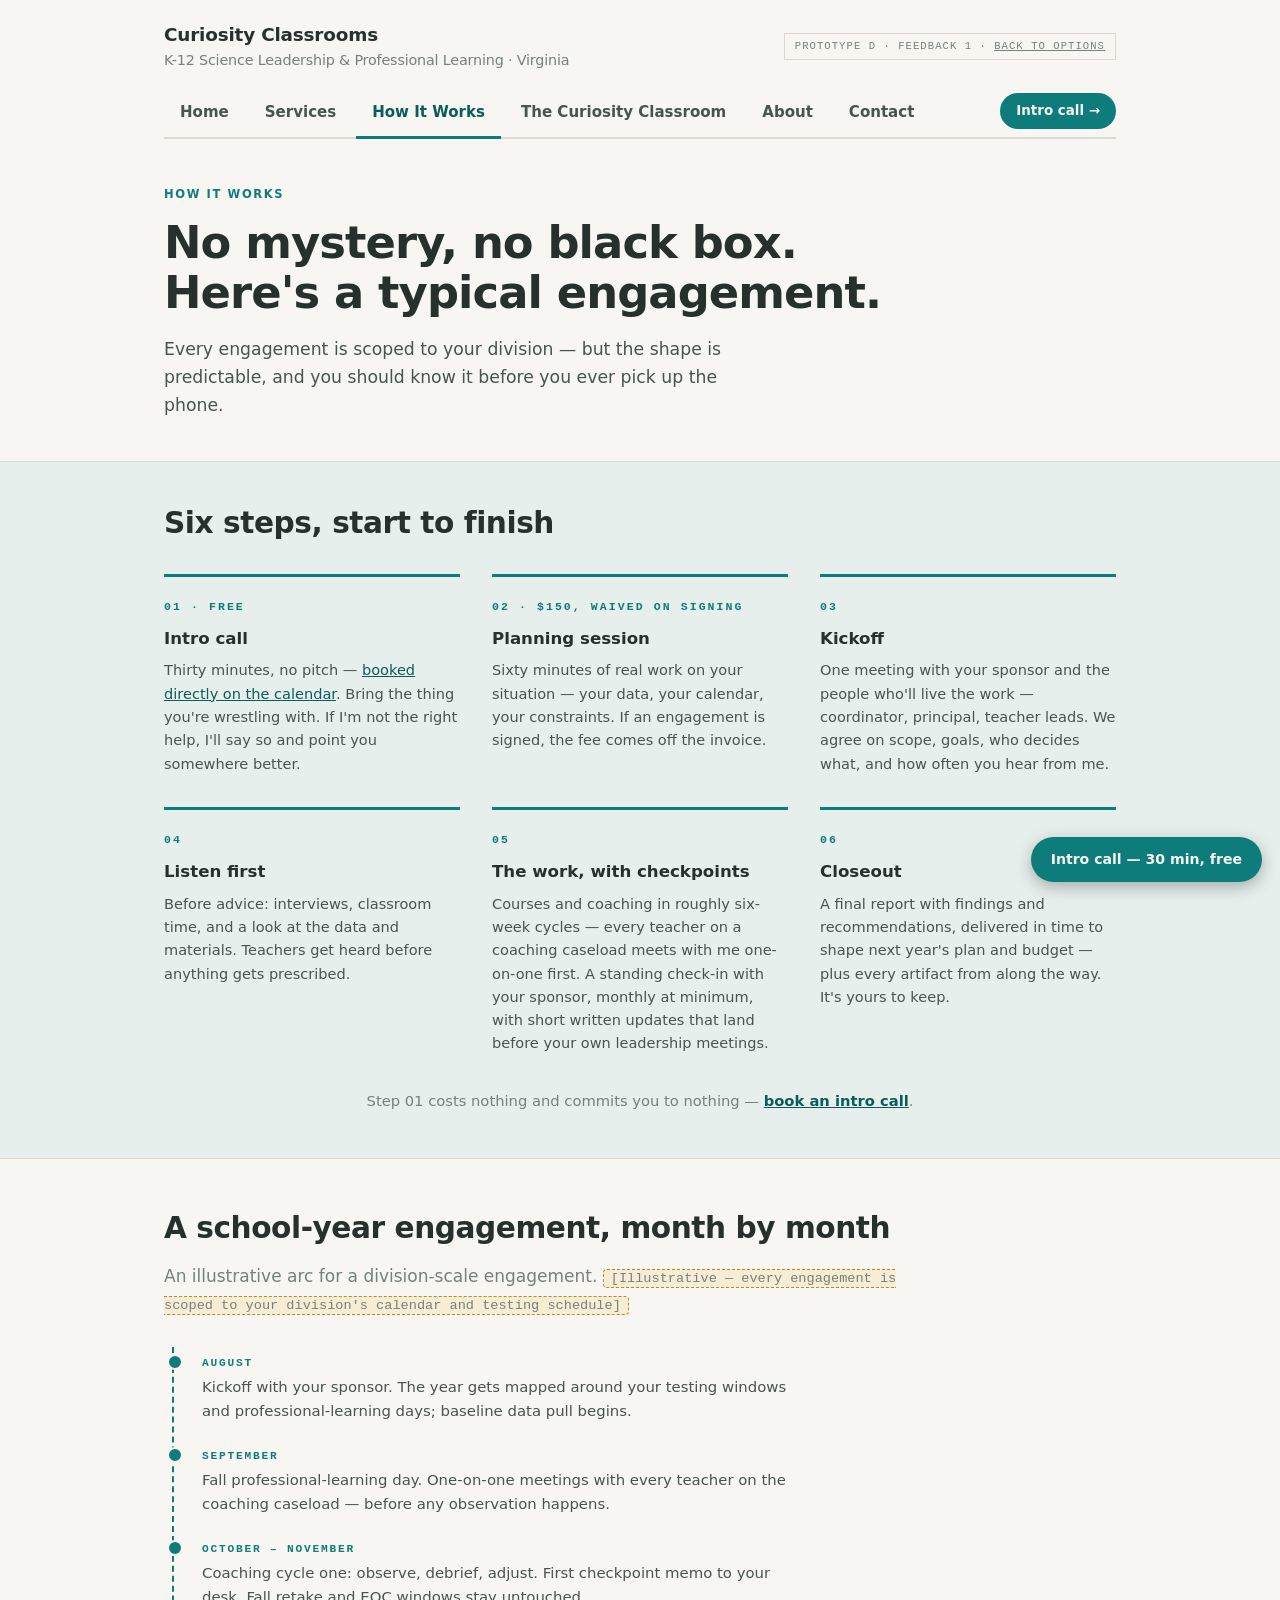
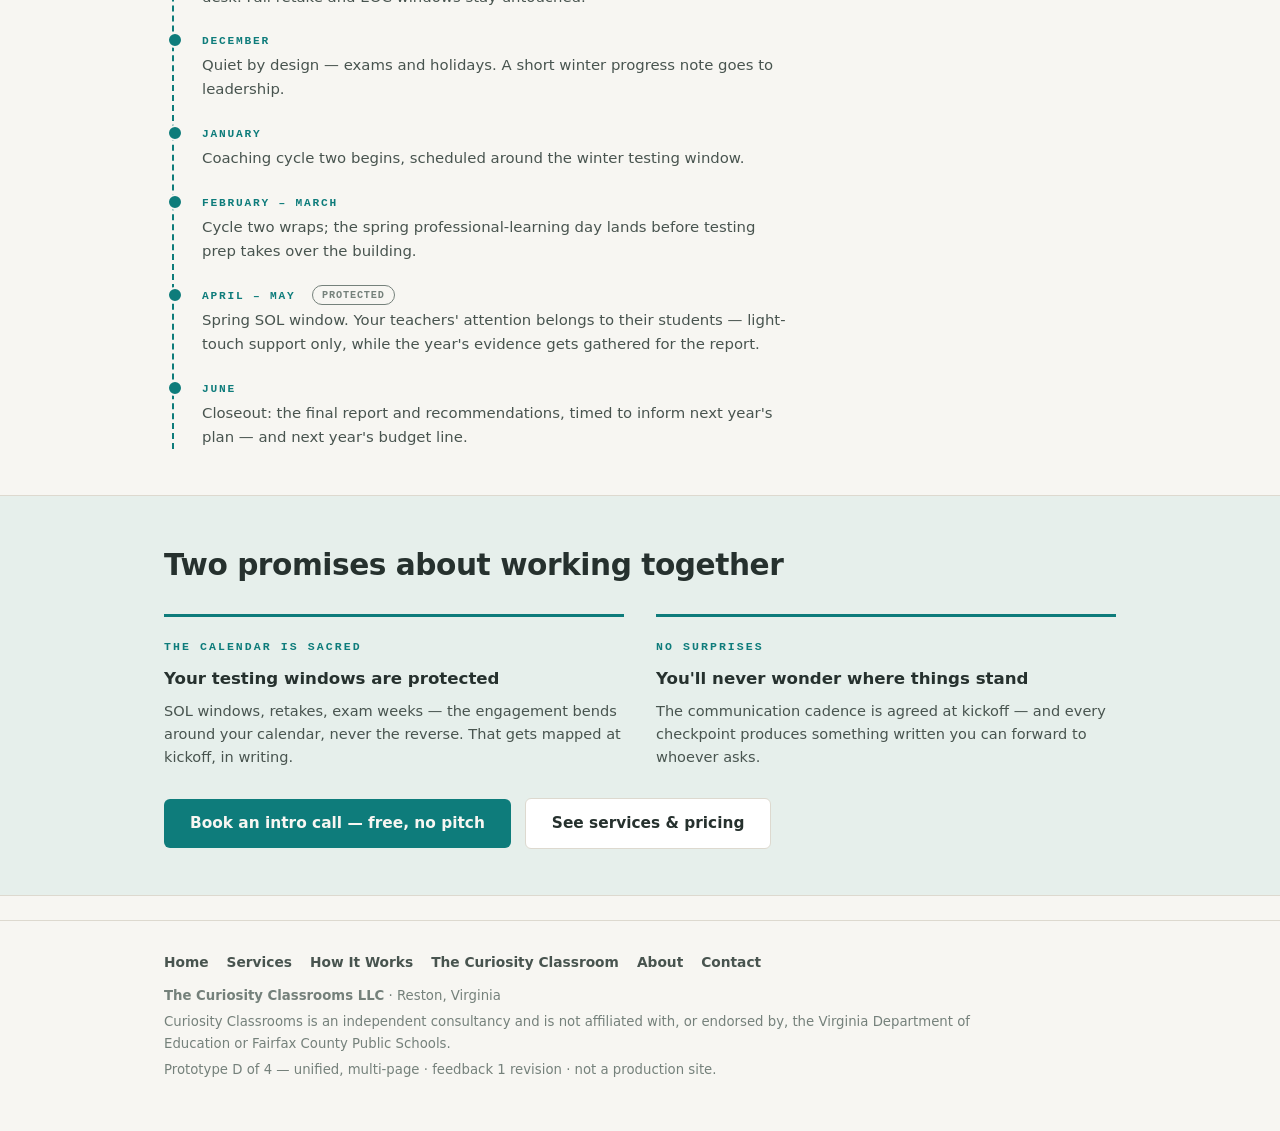
<file: prototypes/unified/how-it-works.html>
<!DOCTYPE html>
<html lang="en">
<head>
<meta charset="utf-8">
<meta name="viewport" content="width=device-width, initial-scale=1">
<!-- Prototype: noindex stays until production launch on the real domain -->
<meta name="robots" content="noindex, nofollow">
<meta name="description" content="What a typical engagement with Curiosity Classrooms looks like — from a free intro call through kickoff, coaching cycles, and the final report, scheduled around your division's testing calendar.">
<title>How It Works — A Typical Engagement | Curiosity Classrooms</title>
<link rel="stylesheet" href="styles.css">
</head>
<body>

<div class="wrap">
  <header class="top">
    <div class="top-row">
      <a class="wordmark" href="index.html">Curiosity Classrooms
        <span class="sub">K-12 Science Leadership &amp; Professional Learning · Virginia</span></a>
      <div class="proto-badge mono">Prototype D · feedback 1 · <a href="../../index.html">back to options</a></div>
    </div>
    <nav class="tabs" aria-label="Main navigation">
      <a href="index.html">Home</a>
      <a href="services.html">Services</a>
      <a href="how-it-works.html" class="active" aria-current="page">How It Works</a>
      <a href="curiosity-classroom.html">The Curiosity Classroom</a>
      <a href="about.html">About</a>
      <a href="contact.html">Contact</a>
      <a href="contact.html#book" class="nav-cta">Intro call →</a>
    </nav>
  </header>

  <section style="padding-bottom: 26px;">
    <p class="eyebrow">How it works</p>
    <h1>No mystery, no black box. Here's a typical engagement.</h1>
    <p class="lede">Every engagement is scoped to your division — but the shape is
      predictable, and you should know it before you ever pick up the phone.</p>
  </section>
</div>

<section class="band" style="padding-top: 38px;">
  <div class="wrap">
    <h2>Six steps, start to finish</h2>
    <div class="steps3" style="margin-top: 26px;">
      <div class="rung">
        <span class="num mono">01 · FREE</span>
        <h3>Intro call</h3>
        <p>Thirty minutes, no pitch — <a href="contact.html#book">booked directly on the
          calendar</a>. Bring the thing you're wrestling with. If I'm not the right help,
          I'll say so and point you somewhere better.</p>
      </div>
      <div class="rung">
        <span class="num mono">02 · $150, WAIVED ON SIGNING</span>
        <h3>Planning session</h3>
        <p>Sixty minutes of real work on your situation — your data, your calendar, your
          constraints. If an engagement is signed, the fee comes off the invoice.</p>
      </div>
      <div class="rung">
        <span class="num mono">03</span>
        <h3>Kickoff</h3>
        <p>One meeting with your sponsor and the people who'll live the work — coordinator,
          principal, teacher leads. We agree on scope, goals, who decides what, and how
          often you hear from me.</p>
      </div>
      <div class="rung">
        <span class="num mono">04</span>
        <h3>Listen first</h3>
        <p>Before advice: interviews, classroom time, and a look at the data and materials.
          Teachers get heard before anything gets prescribed.</p>
      </div>
      <div class="rung">
        <span class="num mono">05</span>
        <h3>The work, with checkpoints</h3>
        <p>Courses and coaching in roughly six-week cycles — every teacher on a coaching
          caseload meets with me one-on-one first. A standing check-in with your sponsor,
          monthly at minimum, with short written updates that land before your own
          leadership meetings.</p>
      </div>
      <div class="rung">
        <span class="num mono">06</span>
        <h3>Closeout</h3>
        <p>A final report with findings and recommendations, delivered in time to shape
          next year's plan and budget — plus every artifact from along the way. It's yours
          to keep.</p>
      </div>
    </div>
    <p class="callout-line">Step 01 costs nothing and commits you to nothing —
      <a href="contact.html#book">book an intro call</a>.</p>
  </div>
</section>

<section>
  <div class="wrap">
    <h2>A school-year engagement, month by month</h2>
    <p class="kicker">An illustrative arc for a division-scale engagement.
      <span class="ph">[Illustrative — every engagement is scoped to your division's
      calendar and testing schedule]</span></p>
    <div class="yr">
      <div class="yr-row"><span class="m">August</span>
        <p>Kickoff with your sponsor. The year gets mapped around your testing windows and
          professional-learning days; baseline data pull begins.</p></div>
      <div class="yr-row"><span class="m">September</span>
        <p>Fall professional-learning day. One-on-one meetings with every teacher on the
          coaching caseload — before any observation happens.</p></div>
      <div class="yr-row"><span class="m">October – November</span>
        <p>Coaching cycle one: observe, debrief, adjust. First checkpoint memo to your
          desk. Fall retake and EOC windows stay untouched.</p></div>
      <div class="yr-row"><span class="m">December</span>
        <p>Quiet by design — exams and holidays. A short winter progress note goes to
          leadership.</p></div>
      <div class="yr-row"><span class="m">January</span>
        <p>Coaching cycle two begins, scheduled around the winter testing window.</p></div>
      <div class="yr-row"><span class="m">February – March</span>
        <p>Cycle two wraps; the spring professional-learning day lands before testing prep
          takes over the building.</p></div>
      <div class="yr-row"><span class="m">April – May <span class="protect">protected</span></span>
        <p>Spring SOL window. Your teachers' attention belongs to their students — light-touch
          support only, while the year's evidence gets gathered for the report.</p></div>
      <div class="yr-row"><span class="m">June</span>
        <p>Closeout: the final report and recommendations, timed to inform next year's
          plan — and next year's budget line.</p></div>
    </div>
  </div>
</section>

<section class="band">
  <div class="wrap">
    <h2>Two promises about working together</h2>
    <div class="steps3" style="margin-top: 24px; grid-template-columns: 1fr 1fr;">
      <div class="rung">
        <span class="num mono">THE CALENDAR IS SACRED</span>
        <h3>Your testing windows are protected</h3>
        <p>SOL windows, retakes, exam weeks — the engagement bends around your calendar,
          never the reverse. That gets mapped at kickoff, in writing.</p>
      </div>
      <div class="rung">
        <span class="num mono">NO SURPRISES</span>
        <h3>You'll never wonder where things stand</h3>
        <p>The communication cadence is agreed at kickoff — and every checkpoint produces
          something written you can forward to whoever asks.</p>
      </div>
    </div>
    <div class="btn-row" style="margin-top: 30px;">
      <a class="btn primary" href="contact.html#book">Book an intro call — free, no pitch</a>
      <a class="btn quiet" href="services.html">See services &amp; pricing</a>
    </div>
  </div>
</section>

<footer>
  <div class="wrap">
    <nav aria-label="Footer">
      <a href="index.html">Home</a>
      <a href="services.html">Services</a>
      <a href="how-it-works.html">How It Works</a>
      <a href="curiosity-classroom.html">The Curiosity Classroom</a>
      <a href="about.html">About</a>
      <a href="contact.html">Contact</a>
    </nav>
    <p><strong>The Curiosity Classrooms LLC</strong> · Reston, Virginia</p>
    <p>Curiosity Classrooms is an independent consultancy and is not affiliated with, or
      endorsed by, the Virginia Department of Education or Fairfax County Public Schools.</p>
    <p>Prototype D of 4 — unified, multi-page · feedback 1 revision · not a production site.</p>
  </div>
</footer>

<a class="float-cta" href="contact.html#book">Intro call — 30 min, free</a>

</body>
</html>
</file>
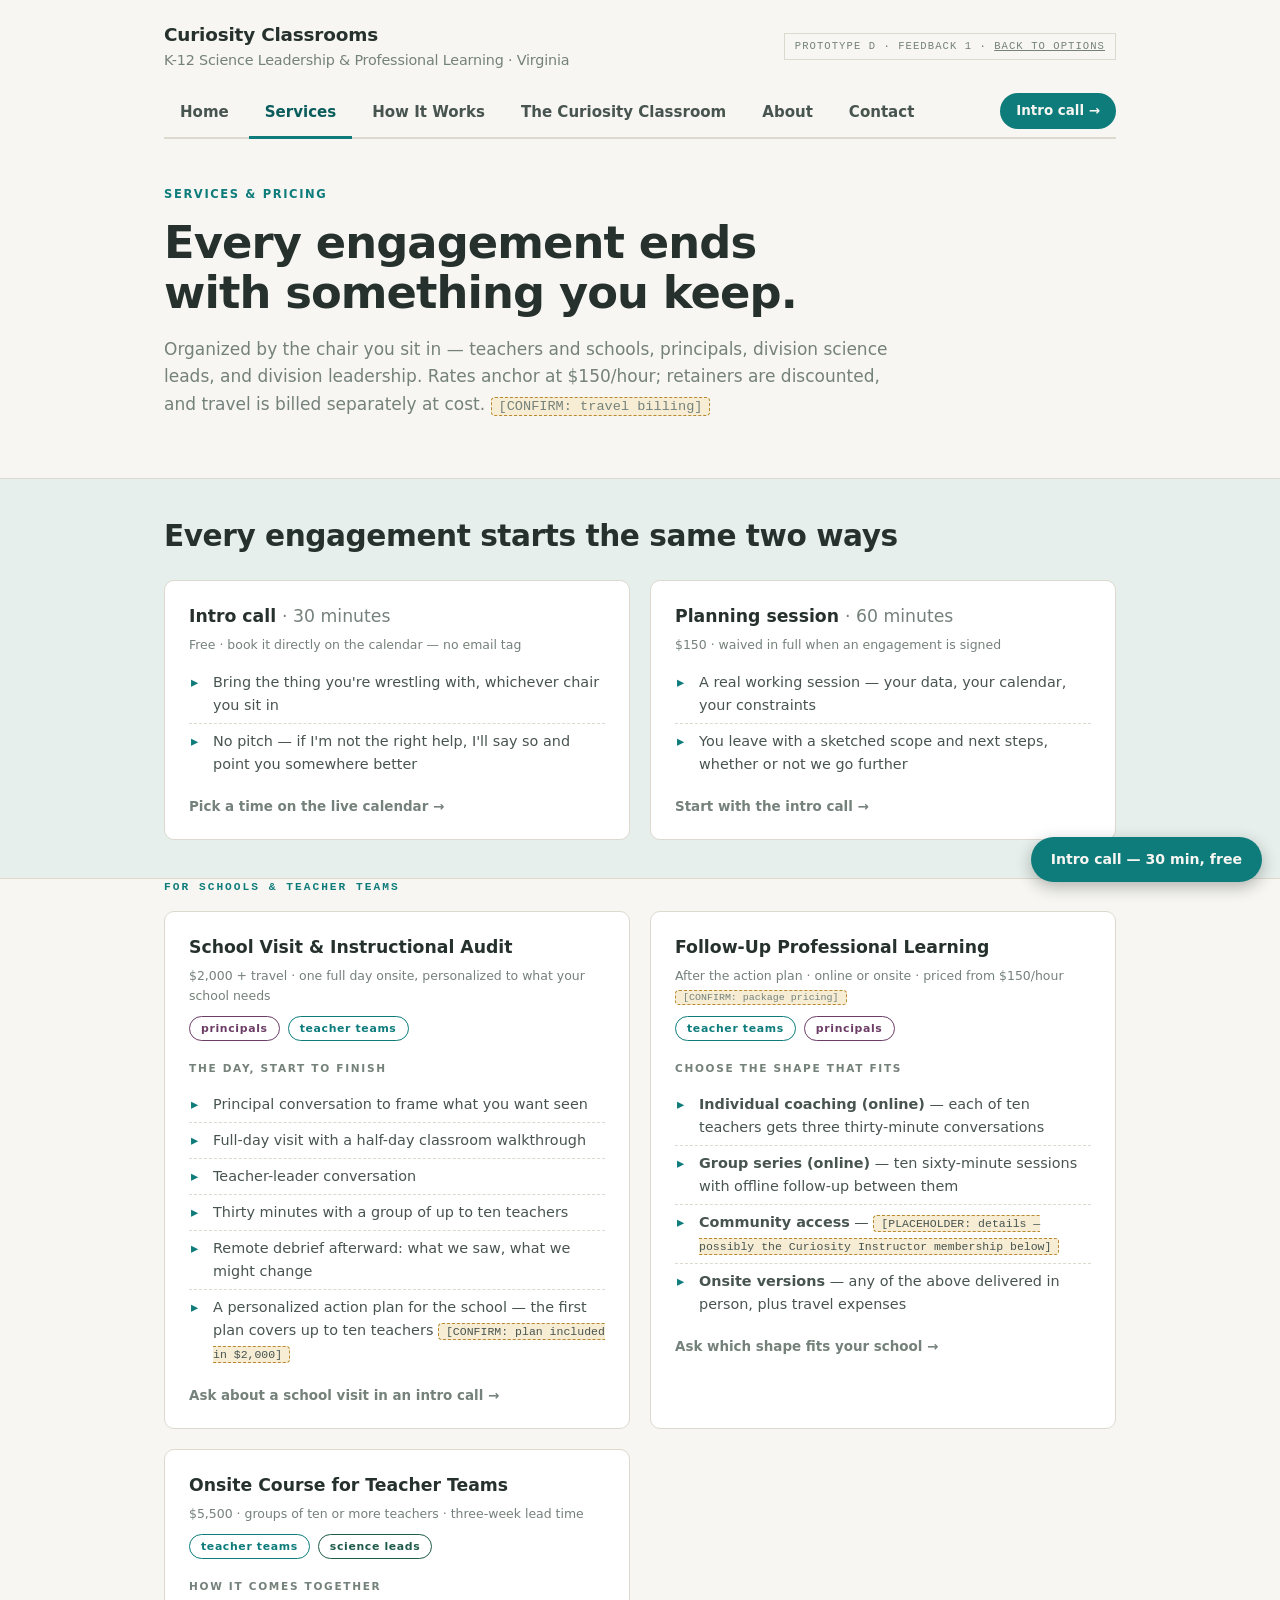
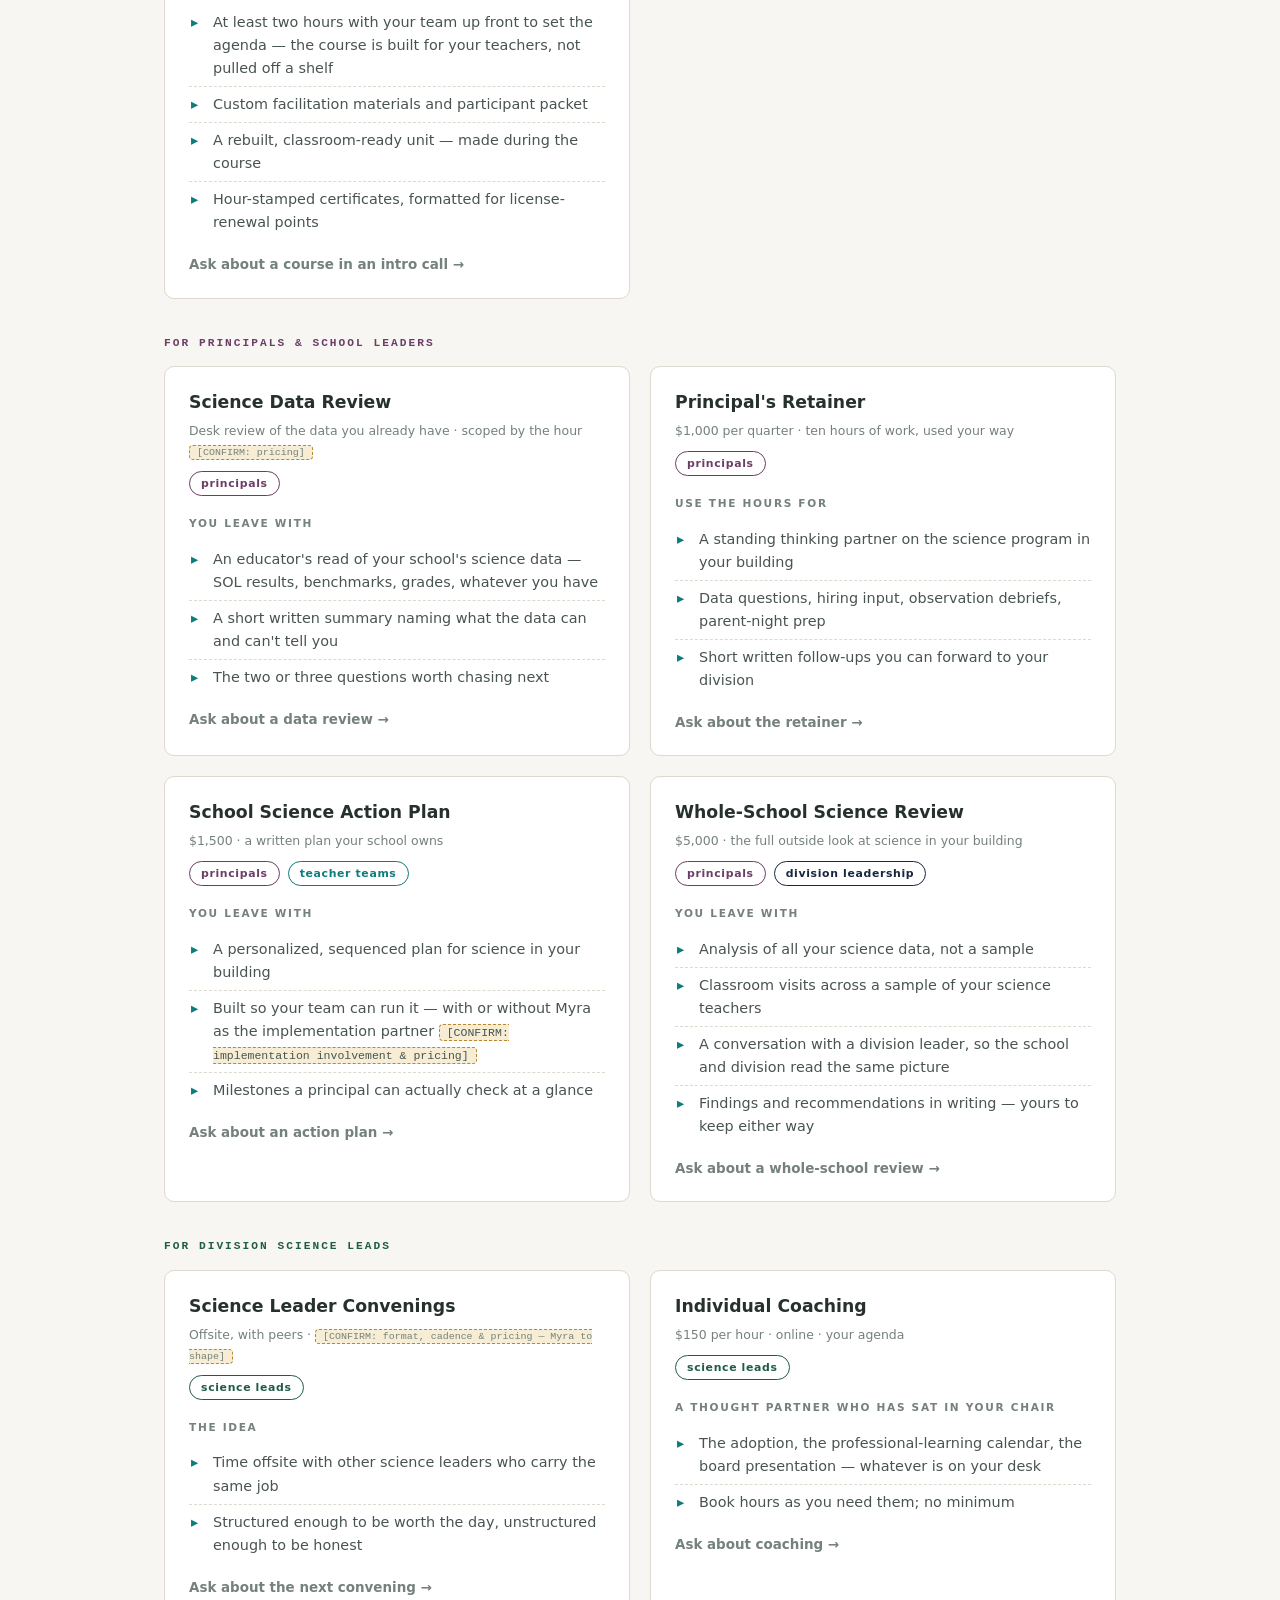
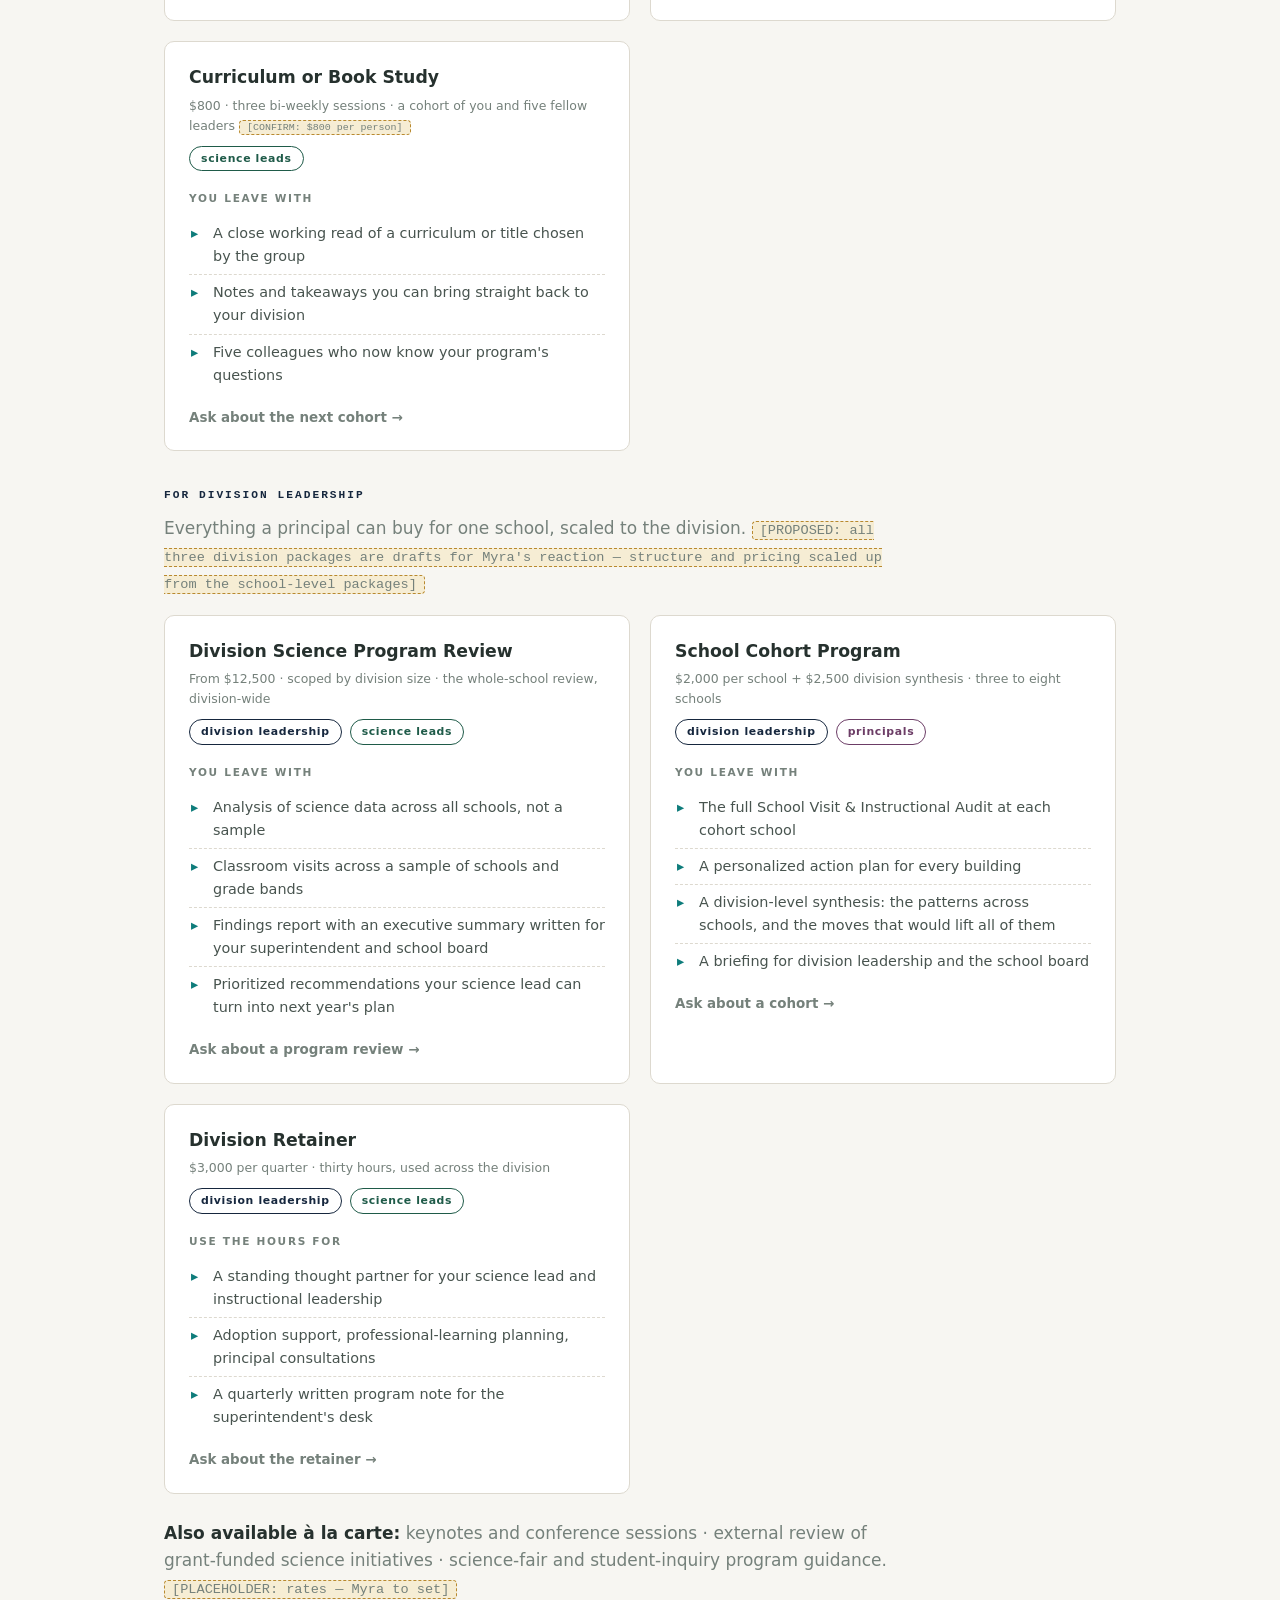
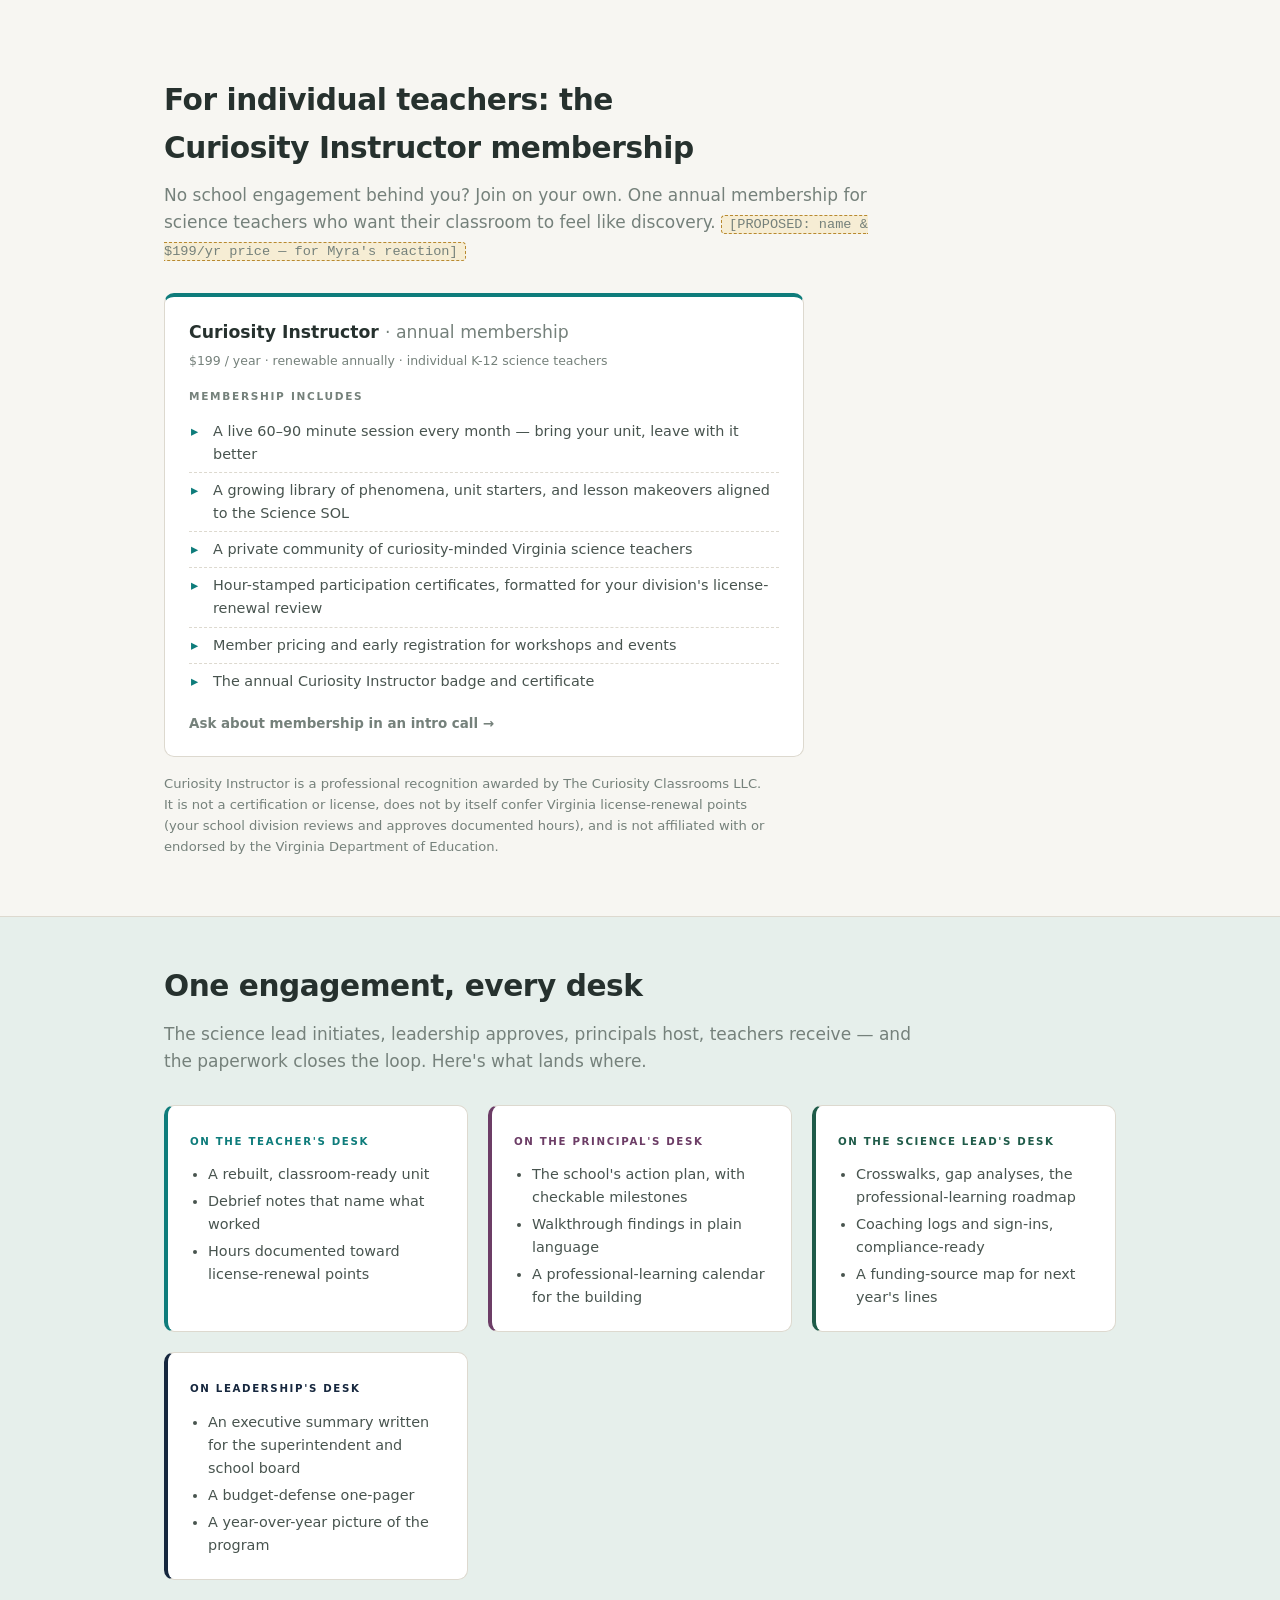
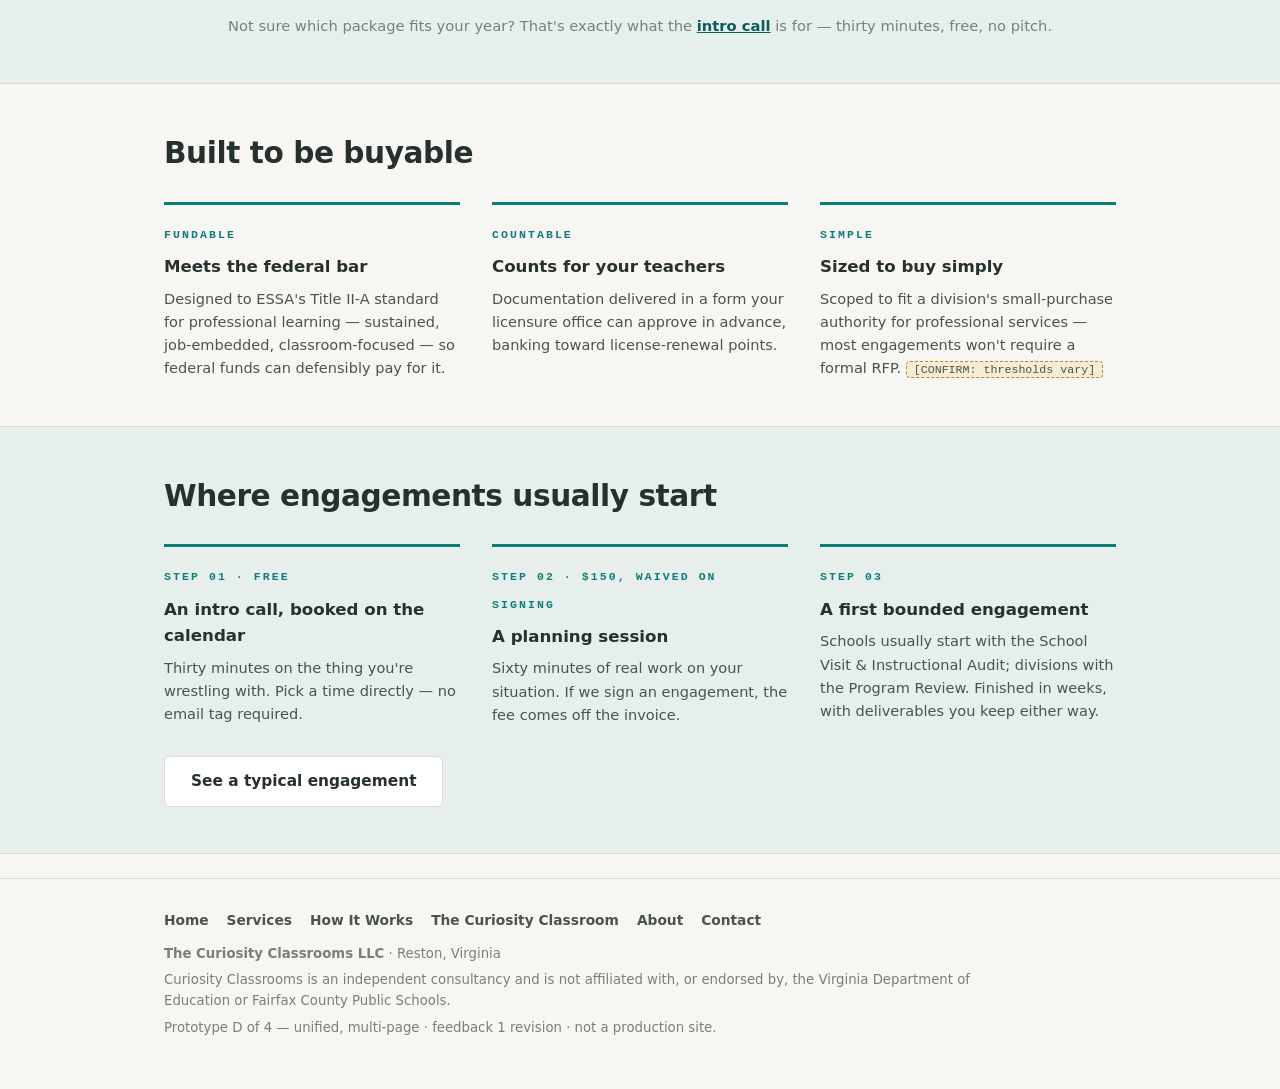
<file: prototypes/unified/services.html>
<!DOCTYPE html>
<html lang="en">
<head>
<meta charset="utf-8">
<meta name="viewport" content="width=device-width, initial-scale=1">
<!-- Prototype: noindex stays until production launch on the real domain -->
<meta name="robots" content="noindex, nofollow">
<meta name="description" content="Science professional learning, instructional coaching, school visits, and program reviews for Virginia schools and divisions — priced packages with named deliverables for teachers, principals, science leads, and division leadership.">
<title>Services &amp; Pricing — Science Professional Learning | Curiosity Classrooms</title>
<link rel="stylesheet" href="styles.css">
</head>
<body>

<div class="wrap">
  <header class="top">
    <div class="top-row">
      <a class="wordmark" href="index.html">Curiosity Classrooms
        <span class="sub">K-12 Science Leadership &amp; Professional Learning · Virginia</span></a>
      <div class="proto-badge mono">Prototype D · feedback 1 · <a href="../../index.html">back to options</a></div>
    </div>
    <nav class="tabs" aria-label="Main navigation">
      <a href="index.html">Home</a>
      <a href="services.html" class="active" aria-current="page">Services</a>
      <a href="how-it-works.html">How It Works</a>
      <a href="curiosity-classroom.html">The Curiosity Classroom</a>
      <a href="about.html">About</a>
      <a href="contact.html">Contact</a>
      <a href="contact.html#book" class="nav-cta">Intro call →</a>
    </nav>
  </header>

  <section style="padding-bottom: 30px;">
    <p class="eyebrow">Services &amp; pricing</p>
    <h1>Every engagement ends with something you keep.</h1>
    <p class="kicker">Organized by the chair you sit in — teachers and schools, principals,
      division science leads, and division leadership. Rates anchor at $150/hour;
      retainers are discounted, and travel is billed separately at cost.
      <span class="ph">[CONFIRM: travel billing]</span></p>
  </section>
</div>

<section class="band" style="padding-top: 34px; padding-bottom: 38px;">
  <div class="wrap">
    <h2>Every engagement starts the same two ways</h2>
    <div class="menu" style="margin-top: 20px;">
      <div class="pkg">
        <h3>Intro call <span style="font-weight: 400; color: var(--muted);">· 30 minutes</span></h3>
        <p class="shape">Free · book it directly on the calendar — no email tag</p>
        <ul>
          <li>Bring the thing you're wrestling with, whichever chair you sit in</li>
          <li>No pitch — if I'm not the right help, I'll say so and point you somewhere better</li>
        </ul>
        <a class="ask" href="contact.html#book">Pick a time on the live calendar</a>
      </div>
      <div class="pkg">
        <h3>Planning session <span style="font-weight: 400; color: var(--muted);">· 60 minutes</span></h3>
        <p class="shape">$150 · waived in full when an engagement is signed</p>
        <ul>
          <li>A real working session — your data, your calendar, your constraints</li>
          <li>You leave with a sketched scope and next steps, whether or not we go further</li>
        </ul>
        <a class="ask" href="contact.html#book">Start with the intro call</a>
      </div>
    </div>
  </div>
</section>

<div class="wrap" id="teachers">
  <p class="group-label mono" style="color: var(--teal);">For schools &amp; teacher teams</p>
  <div class="menu">
    <div class="pkg">
      <h3>School Visit &amp; Instructional Audit</h3>
      <p class="shape">$2,000 + travel · one full day onsite, personalized to what your school needs</p>
      <div class="chips"><span class="chip p">principals</span><span class="chip t">teacher teams</span></div>
      <span class="dl-label">The day, start to finish</span>
      <ul>
        <li>Principal conversation to frame what you want seen</li>
        <li>Full-day visit with a half-day classroom walkthrough</li>
        <li>Teacher-leader conversation</li>
        <li>Thirty minutes with a group of up to ten teachers</li>
        <li>Remote debrief afterward: what we saw, what we might change</li>
        <li>A personalized action plan for the school — the first plan covers up to ten
          teachers <span class="ph">[CONFIRM: plan included in $2,000]</span></li>
      </ul>
      <a class="ask" href="contact.html#book">Ask about a school visit in an intro call</a>
    </div>
    <div class="pkg">
      <h3>Follow-Up Professional Learning</h3>
      <p class="shape">After the action plan · online or onsite · priced from $150/hour
        <span class="ph">[CONFIRM: package pricing]</span></p>
      <div class="chips"><span class="chip t">teacher teams</span><span class="chip p">principals</span></div>
      <span class="dl-label">Choose the shape that fits</span>
      <ul>
        <li><b>Individual coaching (online)</b> — each of ten teachers gets three
          thirty-minute conversations</li>
        <li><b>Group series (online)</b> — ten sixty-minute sessions with offline
          follow-up between them</li>
        <li><b>Community access</b> — <span class="ph">[PLACEHOLDER: details — possibly
          the Curiosity Instructor membership below]</span></li>
        <li><b>Onsite versions</b> — any of the above delivered in person, plus travel
          expenses</li>
      </ul>
      <a class="ask" href="contact.html#book">Ask which shape fits your school</a>
    </div>
    <div class="pkg">
      <h3>Onsite Course for Teacher Teams</h3>
      <p class="shape">$5,500 · groups of ten or more teachers · three-week lead time</p>
      <div class="chips"><span class="chip t">teacher teams</span><span class="chip l">science leads</span></div>
      <span class="dl-label">How it comes together</span>
      <ul>
        <li>At least two hours with your team up front to set the agenda — the course is
          built for your teachers, not pulled off a shelf</li>
        <li>Custom facilitation materials and participant packet</li>
        <li>A rebuilt, classroom-ready unit — made during the course</li>
        <li>Hour-stamped certificates, formatted for license-renewal points</li>
      </ul>
      <a class="ask" href="contact.html#book">Ask about a course in an intro call</a>
    </div>
  </div>

  <p class="group-label mono" id="principals" style="color: var(--plum);">For principals &amp; school leaders</p>
  <div class="menu">
    <div class="pkg">
      <h3>Science Data Review</h3>
      <p class="shape">Desk review of the data you already have · scoped by the hour
        <span class="ph">[CONFIRM: pricing]</span></p>
      <div class="chips"><span class="chip p">principals</span></div>
      <span class="dl-label">You leave with</span>
      <ul>
        <li>An educator's read of your school's science data — SOL results, benchmarks,
          grades, whatever you have</li>
        <li>A short written summary naming what the data can and can't tell you</li>
        <li>The two or three questions worth chasing next</li>
      </ul>
      <a class="ask" href="contact.html#book">Ask about a data review</a>
    </div>
    <div class="pkg">
      <h3>Principal's Retainer</h3>
      <p class="shape">$1,000 per quarter · ten hours of work, used your way</p>
      <div class="chips"><span class="chip p">principals</span></div>
      <span class="dl-label">Use the hours for</span>
      <ul>
        <li>A standing thinking partner on the science program in your building</li>
        <li>Data questions, hiring input, observation debriefs, parent-night prep</li>
        <li>Short written follow-ups you can forward to your division</li>
      </ul>
      <a class="ask" href="contact.html#book">Ask about the retainer</a>
    </div>
    <div class="pkg">
      <h3>School Science Action Plan</h3>
      <p class="shape">$1,500 · a written plan your school owns</p>
      <div class="chips"><span class="chip p">principals</span><span class="chip t">teacher teams</span></div>
      <span class="dl-label">You leave with</span>
      <ul>
        <li>A personalized, sequenced plan for science in your building</li>
        <li>Built so your team can run it — with or without Myra as the implementation
          partner <span class="ph">[CONFIRM: implementation involvement &amp; pricing]</span></li>
        <li>Milestones a principal can actually check at a glance</li>
      </ul>
      <a class="ask" href="contact.html#book">Ask about an action plan</a>
    </div>
    <div class="pkg">
      <h3>Whole-School Science Review</h3>
      <p class="shape">$5,000 · the full outside look at science in your building</p>
      <div class="chips"><span class="chip p">principals</span><span class="chip x">division leadership</span></div>
      <span class="dl-label">You leave with</span>
      <ul>
        <li>Analysis of all your science data, not a sample</li>
        <li>Classroom visits across a sample of your science teachers</li>
        <li>A conversation with a division leader, so the school and division read the
          same picture</li>
        <li>Findings and recommendations in writing — yours to keep either way</li>
      </ul>
      <a class="ask" href="contact.html#book">Ask about a whole-school review</a>
    </div>
  </div>

  <p class="group-label mono" id="leads" style="color: var(--green);">For division science leads</p>
  <div class="menu">
    <div class="pkg">
      <h3>Science Leader Convenings</h3>
      <p class="shape">Offsite, with peers · <span class="ph">[CONFIRM: format, cadence &amp;
        pricing — Myra to shape]</span></p>
      <div class="chips"><span class="chip l">science leads</span></div>
      <span class="dl-label">The idea</span>
      <ul>
        <li>Time offsite with other science leaders who carry the same job</li>
        <li>Structured enough to be worth the day, unstructured enough to be honest</li>
      </ul>
      <a class="ask" href="contact.html#book">Ask about the next convening</a>
    </div>
    <div class="pkg">
      <h3>Individual Coaching</h3>
      <p class="shape">$150 per hour · online · your agenda</p>
      <div class="chips"><span class="chip l">science leads</span></div>
      <span class="dl-label">A thought partner who has sat in your chair</span>
      <ul>
        <li>The adoption, the professional-learning calendar, the board presentation —
          whatever is on your desk</li>
        <li>Book hours as you need them; no minimum</li>
      </ul>
      <a class="ask" href="contact.html#book">Ask about coaching</a>
    </div>
    <div class="pkg">
      <h3>Curriculum or Book Study</h3>
      <p class="shape">$800 · three bi-weekly sessions · a cohort of you and five fellow
        leaders <span class="ph">[CONFIRM: $800 per person]</span></p>
      <div class="chips"><span class="chip l">science leads</span></div>
      <span class="dl-label">You leave with</span>
      <ul>
        <li>A close working read of a curriculum or title chosen by the group</li>
        <li>Notes and takeaways you can bring straight back to your division</li>
        <li>Five colleagues who now know your program's questions</li>
      </ul>
      <a class="ask" href="contact.html#book">Ask about the next cohort</a>
    </div>
  </div>

  <p class="group-label mono" id="division" style="color: var(--navy);">For division leadership</p>
  <p class="kicker" style="margin: -4px 0 18px;">Everything a principal can buy for one
    school, scaled to the division.
    <span class="ph">[PROPOSED: all three division packages are drafts for Myra's
    reaction — structure and pricing scaled up from the school-level packages]</span></p>
  <div class="menu">
    <div class="pkg">
      <h3>Division Science Program Review</h3>
      <p class="shape">From $12,500 · scoped by division size · the whole-school review,
        division-wide</p>
      <div class="chips"><span class="chip x">division leadership</span><span class="chip l">science leads</span></div>
      <span class="dl-label">You leave with</span>
      <ul>
        <li>Analysis of science data across all schools, not a sample</li>
        <li>Classroom visits across a sample of schools and grade bands</li>
        <li>Findings report with an executive summary written for your superintendent
          and school board</li>
        <li>Prioritized recommendations your science lead can turn into next year's plan</li>
      </ul>
      <a class="ask" href="contact.html#book">Ask about a program review</a>
    </div>
    <div class="pkg">
      <h3>School Cohort Program</h3>
      <p class="shape">$2,000 per school + $2,500 division synthesis · three to eight
        schools</p>
      <div class="chips"><span class="chip x">division leadership</span><span class="chip p">principals</span></div>
      <span class="dl-label">You leave with</span>
      <ul>
        <li>The full School Visit &amp; Instructional Audit at each cohort school</li>
        <li>A personalized action plan for every building</li>
        <li>A division-level synthesis: the patterns across schools, and the moves that
          would lift all of them</li>
        <li>A briefing for division leadership and the school board</li>
      </ul>
      <a class="ask" href="contact.html#book">Ask about a cohort</a>
    </div>
    <div class="pkg">
      <h3>Division Retainer</h3>
      <p class="shape">$3,000 per quarter · thirty hours, used across the division</p>
      <div class="chips"><span class="chip x">division leadership</span><span class="chip l">science leads</span></div>
      <span class="dl-label">Use the hours for</span>
      <ul>
        <li>A standing thought partner for your science lead and instructional leadership</li>
        <li>Adoption support, professional-learning planning, principal consultations</li>
        <li>A quarterly written program note for the superintendent's desk</li>
      </ul>
      <a class="ask" href="contact.html#book">Ask about the retainer</a>
    </div>
  </div>

  <p class="kicker" style="margin-top: 26px;"><b style="color: var(--ink);">Also available à la
    carte:</b> keynotes and conference sessions · external review of grant-funded science
    initiatives · science-fair and student-inquiry program guidance.
    <span class="ph">[PLACEHOLDER: rates — Myra to set]</span></p>
</div>

<section id="instructor">
  <div class="wrap">
    <h2>For individual teachers: the Curiosity Instructor membership</h2>
    <p class="kicker">No school engagement behind you? Join on your own. One annual
      membership for science teachers who want their classroom to feel like discovery.
      <span class="ph">[PROPOSED: name &amp; $199/yr price — for Myra's reaction]</span></p>
    <div class="pkg" style="border-top: 4px solid var(--teal); max-width: 640px;">
      <h3>Curiosity Instructor <span style="font-weight: 400; color: var(--muted);">· annual membership</span></h3>
      <p class="shape">$199 / year · renewable annually · individual K-12 science teachers</p>
      <span class="dl-label">Membership includes</span>
      <ul>
        <li>A live 60–90 minute session every month — bring your unit, leave with it better</li>
        <li>A growing library of phenomena, unit starters, and lesson makeovers aligned to the Science SOL</li>
        <li>A private community of curiosity-minded Virginia science teachers</li>
        <li>Hour-stamped participation certificates, formatted for your division's license-renewal review</li>
        <li>Member pricing and early registration for workshops and events</li>
        <li>The annual Curiosity Instructor badge and certificate</li>
      </ul>
      <a class="ask" href="contact.html#book">Ask about membership in an intro call</a>
    </div>
    <p style="font-size: 0.82rem; color: var(--muted); max-width: 46em; margin-top: 16px;">
      Curiosity Instructor is a professional recognition awarded by The Curiosity Classrooms
      LLC. It is not a certification or license, does not by itself confer Virginia
      license-renewal points (your school division reviews and approves documented hours),
      and is not affiliated with or endorsed by the Virginia Department of Education.</p>
  </div>
</section>

<section class="band">
  <div class="wrap">
    <h2>One engagement, every desk</h2>
    <p class="kicker">The science lead initiates, leadership approves, principals host,
      teachers receive — and the paperwork closes the loop. Here's what lands where.</p>
    <div class="grid3">
      <div class="desk t">
        <span class="m-label">On the teacher's desk</span>
        <ul>
          <li>A rebuilt, classroom-ready unit</li>
          <li>Debrief notes that name what worked</li>
          <li>Hours documented toward license-renewal points</li>
        </ul>
      </div>
      <div class="desk p">
        <span class="m-label">On the principal's desk</span>
        <ul>
          <li>The school's action plan, with checkable milestones</li>
          <li>Walkthrough findings in plain language</li>
          <li>A professional-learning calendar for the building</li>
        </ul>
      </div>
      <div class="desk l">
        <span class="m-label">On the science lead's desk</span>
        <ul>
          <li>Crosswalks, gap analyses, the professional-learning roadmap</li>
          <li>Coaching logs and sign-ins, compliance-ready</li>
          <li>A funding-source map for next year's lines</li>
        </ul>
      </div>
      <div class="desk x">
        <span class="m-label">On leadership's desk</span>
        <ul>
          <li>An executive summary written for the superintendent and school board</li>
          <li>A budget-defense one-pager</li>
          <li>A year-over-year picture of the program</li>
        </ul>
      </div>
    </div>
    <p class="callout-line">Not sure which package fits your year? That's exactly what the
      <a href="contact.html#book">intro call</a> is for — thirty minutes, free, no pitch.</p>
  </div>
</section>

<section>
  <div class="wrap">
    <h2>Built to be buyable</h2>
    <div class="steps3" style="margin-top: 24px;">
      <div class="rung">
        <span class="num mono">FUNDABLE</span>
        <h3>Meets the federal bar</h3>
        <p>Designed to ESSA's Title II-A standard for professional learning — sustained,
          job-embedded, classroom-focused — so federal funds can defensibly pay for it.</p>
      </div>
      <div class="rung">
        <span class="num mono">COUNTABLE</span>
        <h3>Counts for your teachers</h3>
        <p>Documentation delivered in a form your licensure office can approve in advance,
          banking toward license-renewal points.</p>
      </div>
      <div class="rung">
        <span class="num mono">SIMPLE</span>
        <h3>Sized to buy simply</h3>
        <p>Scoped to fit a division's small-purchase authority for professional services —
          most engagements won't require a formal RFP.
          <span class="ph">[CONFIRM: thresholds vary]</span></p>
      </div>
    </div>
  </div>
</section>

<section class="band">
  <div class="wrap">
    <h2>Where engagements usually start</h2>
    <div class="steps3" style="margin-top: 24px;">
      <div class="rung">
        <span class="num mono">STEP 01 · FREE</span>
        <h3>An intro call, booked on the calendar</h3>
        <p>Thirty minutes on the thing you're wrestling with. Pick a time directly —
          no email tag required.</p>
      </div>
      <div class="rung">
        <span class="num mono">STEP 02 · $150, WAIVED ON SIGNING</span>
        <h3>A planning session</h3>
        <p>Sixty minutes of real work on your situation. If we sign an engagement, the
          fee comes off the invoice.</p>
      </div>
      <div class="rung">
        <span class="num mono">STEP 03</span>
        <h3>A first bounded engagement</h3>
        <p>Schools usually start with the School Visit &amp; Instructional Audit; divisions
          with the Program Review. Finished in weeks, with deliverables you keep either way.</p>
      </div>
    </div>
    <div class="btn-row" style="margin-top: 30px;">
      <!-- Google Calendar Appointment Scheduling begin -->
      <link href="https://calendar.google.com/calendar/scheduling-button-script.css" rel="stylesheet">
      <script src="https://calendar.google.com/calendar/scheduling-button-script.js" async></script>
      <script>
      (function() {
        var target = document.currentScript;
        window.addEventListener('load', function() {
          calendar.schedulingButton.load({
            url: 'https://calendar.google.com/calendar/appointments/schedules/AcZssZ3vKC_n05owIipEAVXAbuAqyIwpJ3W0WAgCfpjQKsVJSYF988EzKR9Oxg945851qWJ2n8ZYojOl?gv=true',
            color: '#0E7C7B',
            label: 'Book an intro call',
            target,
          });
        });
      })();
      </script>
      <!-- end Google Calendar Appointment Scheduling -->
      <a class="btn quiet" href="how-it-works.html">See a typical engagement</a>
    </div>
  </div>
</section>

<footer>
  <div class="wrap">
    <nav aria-label="Footer">
      <a href="index.html">Home</a>
      <a href="services.html">Services</a>
      <a href="how-it-works.html">How It Works</a>
      <a href="curiosity-classroom.html">The Curiosity Classroom</a>
      <a href="about.html">About</a>
      <a href="contact.html">Contact</a>
    </nav>
    <p><strong>The Curiosity Classrooms LLC</strong> · Reston, Virginia</p>
    <p>Curiosity Classrooms is an independent consultancy and is not affiliated with, or
      endorsed by, the Virginia Department of Education or Fairfax County Public Schools.</p>
    <p>Prototype D of 4 — unified, multi-page · feedback 1 revision · not a production site.</p>
  </div>
</footer>

<a class="float-cta" href="contact.html#book">Intro call — 30 min, free</a>

</body>
</html>
</file>
<file: prototypes/unified/styles.css>
:root {
  --paper: #F7F6F2;
  --card: #FFFFFF;
  --ink: #26312E;
  --body: #48544F;
  --muted: #75817B;
  --brand: #0E7C7B;
  --brand-deep: #0A5D5C;
  --brand-soft: #E6EFEB;
  --teal: #0E7C7B;
  --green: #1F5B49;
  --navy: #16273E;
  --plum: #6C3D66;
  --line: #DDD9CF;
  --grad-a: #0E7C7B;
  --grad-b: #0A5D5C;
  --grad-c: #1F5B49;
  --ph-bg: #F6EDD4;
  --ph-edge: #B8892F;
  --btn-text: #F7F6F2;
}
@media (prefers-color-scheme: dark) {
  :root {
    --paper: #151A18; --card: #1E2523; --ink: #EAEDE9; --body: #B9C2BC;
    --muted: #8A948E; --brand: #56BDB4; --brand-deep: #7FD1CA; --brand-soft: #1C2624;
    --teal: #56BDB4; --green: #6FC2A2; --navy: #8FA5C4; --plum: #C48EBC; --line: #313A36;
    --grad-a: #2A6E68; --grad-b: #1F544F; --grad-c: #2C6B54;
    --ph-bg: #322718; --ph-edge: #C9974B; --btn-text: #151A18;
  }
}
:root[data-theme="light"] {
  --paper: #F7F6F2; --card: #FFFFFF; --ink: #26312E; --body: #48544F;
  --muted: #75817B; --brand: #0E7C7B; --brand-deep: #0A5D5C; --brand-soft: #E6EFEB;
  --teal: #0E7C7B; --green: #1F5B49; --navy: #16273E; --plum: #6C3D66; --line: #DDD9CF;
  --grad-a: #0E7C7B; --grad-b: #0A5D5C; --grad-c: #1F5B49;
  --ph-bg: #F6EDD4; --ph-edge: #B8892F; --btn-text: #F7F6F2;
}
:root[data-theme="dark"] {
  --paper: #151A18; --card: #1E2523; --ink: #EAEDE9; --body: #B9C2BC;
  --muted: #8A948E; --brand: #56BDB4; --brand-deep: #7FD1CA; --brand-soft: #1C2624;
  --teal: #56BDB4; --green: #6FC2A2; --navy: #8FA5C4; --plum: #C48EBC; --line: #313A36;
  --grad-a: #2A6E68; --grad-b: #1F544F; --grad-c: #2C6B54;
  --ph-bg: #322718; --ph-edge: #C9974B; --btn-text: #151A18;
}

* { box-sizing: border-box; }
body { background: var(--paper); color: var(--body); margin: 0;
  font-family: "Segoe UI", system-ui, -apple-system, sans-serif;
  font-size: 17px; line-height: 1.6; }
.mono { font-family: ui-monospace, "Cascadia Mono", Consolas, monospace; }

a { color: var(--brand-deep); }
a:focus-visible { outline: 3px solid var(--brand); outline-offset: 2px; }

.wrap { max-width: 1000px; margin: 0 auto; padding: 0 24px; }

/* header + tab nav */
header.top { padding: 20px 0 0; }
.top-row { display: flex; align-items: center; justify-content: space-between;
  gap: 16px; flex-wrap: wrap; }
.wordmark { font-weight: 700; font-size: 1.15rem; color: var(--ink);
  letter-spacing: -0.01em; text-decoration: none; }
.wordmark span.sub { font-weight: 400; font-size: 0.78em; color: var(--muted); display: block; }
.proto-badge { font-size: 0.66rem; letter-spacing: 0.1em; text-transform: uppercase;
  color: var(--muted); border: 1px solid var(--line); padding: 4px 10px; }
.proto-badge a { color: inherit; }

nav.tabs { display: flex; gap: 4px; margin-top: 18px; border-bottom: 2px solid var(--line);
  flex-wrap: wrap; }
nav.tabs a { text-decoration: none; color: var(--body); font-weight: 600; font-size: 0.94rem;
  padding: 10px 16px 12px; border-bottom: 3px solid transparent; margin-bottom: -2px; }
nav.tabs a:hover { color: var(--ink); }
nav.tabs a.active { color: var(--brand-deep); border-bottom-color: var(--brand); }

/* headings + sections */
section { padding: 46px 0; }
section.band { background: var(--brand-soft); border-block: 1px solid var(--line); }
h1 { color: var(--ink); font-size: clamp(1.9rem, 4.4vw, 2.8rem); font-weight: 700;
  letter-spacing: -0.02em; line-height: 1.12; margin: 0 0 18px; text-wrap: balance; }
h2 { color: var(--ink); font-size: clamp(1.4rem, 3vw, 1.85rem); font-weight: 700;
  letter-spacing: -0.015em; margin: 0 0 10px; text-wrap: balance; }
.eyebrow { text-transform: uppercase; letter-spacing: 0.14em; font-size: 0.72rem;
  color: var(--brand); font-weight: 700; margin: 0 0 14px; }
.kicker { color: var(--muted); max-width: 44em; margin: 0 0 30px; }
p.lede { font-size: 1.08rem; max-width: 34em; margin: 0 0 16px; }
p.lede strong { color: var(--ink); }

/* buttons */
.btn-row { display: flex; gap: 14px; flex-wrap: wrap; align-items: center; }
.btn { display: inline-block; padding: 12px 26px; text-decoration: none;
  font-weight: 600; font-size: 0.96rem; border-radius: 6px; }
.btn.primary { background: var(--brand); color: var(--btn-text); }
.btn.quiet { color: var(--ink); border: 1.5px solid var(--line); background: var(--card); }

/* hero */
.hero { padding: 44px 0 52px; display: grid; grid-template-columns: 1.15fr 0.85fr;
  gap: 44px; align-items: center; }
.sig { margin: 18px 0 24px; color: var(--muted); font-size: 0.94rem; }
.sig b { color: var(--ink); display: block; font-size: 1rem; }

/* image placeholders */
.photo-ph { border-radius: 14px; overflow: hidden; border: 1px solid var(--line);
  background: linear-gradient(150deg, var(--grad-a) 0%, var(--grad-b) 60%, var(--grad-c) 135%);
  aspect-ratio: 4 / 3; position: relative; display: flex; align-items: center;
  justify-content: center; }
.photo-ph.portrait { aspect-ratio: 4 / 5; }
.photo-ph span { color: rgba(255,255,255,0.9); font-size: 0.72rem; letter-spacing: 0.14em;
  text-transform: uppercase; text-align: center; padding: 0 18px; line-height: 1.8; }
.art-note { font-size: 0.72rem; color: var(--muted); text-transform: uppercase;
  letter-spacing: 0.1em; margin-top: 10px; }

/* cards, doors, glyphs */
.grid3 { display: grid; grid-template-columns: repeat(auto-fit, minmax(260px, 1fr)); gap: 20px; }
.door { background: var(--card); border: 1px solid var(--line); border-radius: 12px;
  border-top-width: 5px; padding: 22px 24px; display: flex; flex-direction: column; gap: 8px; }
.door.t { border-top-color: var(--teal); }
.door.l { border-top-color: var(--green); }
.door.x { border-top-color: var(--navy); }
.door.p { border-top-color: var(--plum); }
.door .glyph { width: 38px; height: 38px; }
.door.t .glyph { color: var(--teal); }
.door.l .glyph { color: var(--green); }
.door.x .glyph { color: var(--navy); }
.door.p .glyph { color: var(--plum); }
.door .tag { font-size: 0.66rem; text-transform: uppercase; letter-spacing: 0.14em; font-weight: 700; }
.door.t .tag { color: var(--teal); }
.door.l .tag { color: var(--green); }
.door.x .tag { color: var(--navy); }
.door.p .tag { color: var(--plum); }
.door h3 { color: var(--ink); margin: 0; font-size: 1.1rem; }
.door p { margin: 0; font-size: 0.93rem; flex-grow: 1; }
.door a.go { font-weight: 600; font-size: 0.92rem; text-decoration: none; }
.door.t a.go { color: var(--teal); }
.door.l a.go { color: var(--green); }
.door.x a.go { color: var(--navy); }
.door.p a.go { color: var(--plum); }

/* leadership callout */
.lead-callout { display: grid; grid-template-columns: 220px 1fr; gap: 36px; align-items: center; }
.lead-callout .creds { display: flex; gap: 10px; flex-wrap: wrap; margin: 16px 0 18px; }
.cred-chip { font-size: 0.78rem; font-weight: 600; border: 1.5px solid var(--brand);
  color: var(--brand-deep); border-radius: 999px; padding: 5px 14px; }
.lead-callout p { margin: 0 0 12px; }

/* service menu */
.group-label { font-size: 0.7rem; letter-spacing: 0.18em; text-transform: uppercase;
  color: var(--brand); margin: 36px 0 14px; font-weight: 700; }
.group-label:first-of-type { margin-top: 0; }
.menu { display: grid; grid-template-columns: 1fr 1fr; gap: 20px; }
.pkg { background: var(--card); border: 1px solid var(--line); border-radius: 10px;
  padding: 22px 24px; }
.pkg h3 { color: var(--ink); margin: 0 0 4px; font-size: 1.08rem; }
.pkg .shape { font-size: 0.78rem; color: var(--muted); margin: 0 0 10px; }
.chips { display: flex; gap: 8px; flex-wrap: wrap; margin: 0 0 12px; }
.chip { font-size: 0.68rem; font-weight: 700; letter-spacing: 0.06em; border-radius: 999px;
  padding: 3px 11px; border: 1.5px solid; }
.chip.t { color: var(--teal); border-color: var(--teal); }
.chip.l { color: var(--green); border-color: var(--green); }
.chip.x { color: var(--navy); border-color: var(--navy); }
.chip.p { color: var(--plum); border-color: var(--plum); }
.pkg .dl-label { font-size: 0.66rem; letter-spacing: 0.16em; text-transform: uppercase;
  color: var(--muted); font-weight: 700; }
.pkg ul { margin: 6px 0 0; padding: 0; list-style: none; }
.pkg li { padding: 6px 0 6px 24px; font-size: 0.9rem; position: relative;
  border-bottom: 1px dashed var(--line); }
.pkg li:last-child { border-bottom: 0; }
.pkg li::before { content: "▸"; position: absolute; left: 2px; color: var(--brand); }

/* preview cards on home */
.svc-preview { background: var(--card); border: 1px solid var(--line); border-radius: 10px;
  padding: 20px 22px; border-left: 4px solid var(--brand); }
.svc-preview .m-label { font-size: 0.64rem; letter-spacing: 0.16em; color: var(--brand);
  text-transform: uppercase; font-weight: 700; }
.svc-preview h3 { color: var(--ink); margin: 6px 0 6px; font-size: 1.05rem; }
.svc-preview p { margin: 0; font-size: 0.9rem; color: var(--muted); }

/* desks + misc */
.desk { background: var(--card); border: 1px solid var(--line); border-radius: 10px; padding: 20px 22px; }
.desk.t { border-left: 4px solid var(--teal); }
.desk.l { border-left: 4px solid var(--green); }
.desk.x { border-left: 4px solid var(--navy); }
.desk.p { border-left: 4px solid var(--plum); }
.desk .m-label { font-size: 0.64rem; letter-spacing: 0.16em; text-transform: uppercase; font-weight: 700; }
.desk.t .m-label { color: var(--teal); }
.desk.l .m-label { color: var(--green); }
.desk.x .m-label { color: var(--navy); }
.desk.p .m-label { color: var(--plum); }
.desk ul { margin: 8px 0 0; padding-left: 18px; }
.desk li { font-size: 0.9rem; padding: 2px 0; }

.steps3 { display: grid; grid-template-columns: repeat(3, 1fr); gap: 32px; }
.rung { border-top: 3px solid var(--brand); padding-top: 14px; }
.rung .num { font-size: 0.72rem; letter-spacing: 0.18em; color: var(--brand); font-weight: 700; }
.rung h3 { color: var(--ink); font-size: 1.04rem; margin: 8px 0 6px; }
.rung p { margin: 0; font-size: 0.91rem; }

.cta-card { background: var(--card); border: 1px solid var(--line); border-top: 4px solid var(--brand);
  border-radius: 10px; padding: 34px 38px; }
.cta-card p { max-width: 44em; }

.draft-note { background: var(--ph-bg); border: 1.5px dashed var(--ph-edge);
  border-radius: 8px; padding: 10px 16px; font-size: 0.84rem; margin: 14px 0 0;
  color: var(--ink); }

.ph { background: var(--ph-bg); border: 1.5px dashed var(--ph-edge); border-radius: 4px;
  padding: 1px 7px; font-family: ui-monospace, Consolas, monospace; font-size: 0.8em; }

.vignette { display: grid; grid-template-columns: 1fr 1fr; gap: 24px; }
.note-card { background: var(--card); border: 1px solid var(--line); border-radius: 12px;
  padding: 22px 24px; }
.note-card.after { border-color: var(--teal); }
.note-tag { display: inline-block; font-size: 0.68rem; font-weight: 700;
  text-transform: uppercase; letter-spacing: 0.14em; border-radius: 999px;
  padding: 4px 12px; margin-bottom: 12px; background: var(--line); color: var(--ink); }
.note-card.after .note-tag { background: var(--teal); color: var(--paper); }
.note-card p { margin: 0; font-size: 0.94rem; }
.illustrative { font-size: 0.8rem; color: var(--muted); margin-top: 14px; font-style: italic; }

.dim-figure { background: var(--card); border: 1px solid var(--line); border-radius: 10px; padding: 24px; }
.dim-figure svg { width: 100%; height: auto; display: block; }

/* school-year timeline (how-it-works) */
.yr { border-left: 2px dashed var(--brand); margin-left: 8px; padding-left: 28px;
  display: grid; gap: 16px; max-width: 620px; }
.yr-row { position: relative; }
.yr-row::before { content: ""; position: absolute; left: -35px; top: 7px; width: 12px;
  height: 12px; border-radius: 50%; background: var(--brand); border: 2px solid var(--paper); }
.yr-row .m { font-family: ui-monospace, "Cascadia Mono", Consolas, monospace;
  font-size: 0.7rem; letter-spacing: 0.16em; color: var(--brand); font-weight: 700;
  text-transform: uppercase; }
.yr-row p { margin: 2px 0 0; font-size: 0.93rem; }
.yr-row .protect { display: inline-block; font-size: 0.64rem; font-weight: 700;
  letter-spacing: 0.08em; border: 1.5px solid var(--muted); color: var(--muted);
  border-radius: 999px; padding: 1px 9px; margin-left: 8px; vertical-align: 1px;
  text-transform: uppercase; }

/* hover actions */
.btn, .door, .pkg, .svc-preview, .desk, a.go, .float-cta {
  transition: transform 0.16s ease, box-shadow 0.16s ease, border-color 0.16s ease,
    color 0.16s ease, background 0.16s ease; }
.btn:hover { transform: translateY(-2px); box-shadow: 0 5px 14px rgba(15, 25, 22, 0.16); }
.door:hover, .pkg:hover, .svc-preview:hover {
  transform: translateY(-3px); box-shadow: 0 8px 20px rgba(15, 25, 22, 0.10); }
.door:hover h3, .pkg:hover h3, .svc-preview:hover h3 { color: var(--brand-deep); }
.desk:hover { box-shadow: 0 5px 14px rgba(15, 25, 22, 0.08); }
a.go:hover { text-decoration: underline; }
nav.tabs a:hover { border-bottom-color: var(--line); }
nav.tabs a.active:hover { border-bottom-color: var(--brand); }

/* subtle booking callouts */
.pkg .ask { display: block; margin-top: 14px; font-size: 0.84rem; font-weight: 600;
  color: var(--muted); text-decoration: none; }
.pkg:hover .ask, .pkg .ask:hover { color: var(--brand-deep); }
.pkg .ask::after { content: " →"; }
nav.tabs .nav-cta { margin-left: auto; align-self: center; background: var(--brand);
  color: var(--btn-text); border-radius: 999px; padding: 7px 16px; font-size: 0.84rem;
  border-bottom: none; margin-bottom: 6px; }
nav.tabs .nav-cta:hover { transform: translateY(-1px); box-shadow: 0 4px 10px rgba(15, 25, 22, 0.18);
  color: var(--btn-text); border-bottom: none; }
.float-cta { position: fixed; bottom: 18px; right: 18px; background: var(--brand);
  color: var(--btn-text); padding: 11px 20px; border-radius: 999px; font-weight: 600;
  font-size: 0.88rem; text-decoration: none; box-shadow: 0 5px 16px rgba(15, 25, 22, 0.3);
  z-index: 50; }
.float-cta:hover { transform: translateY(-2px); }
.callout-line { text-align: center; font-size: 0.92rem; color: var(--muted);
  margin: 34px 0 0; }
.callout-line a { font-weight: 600; }

@media (prefers-reduced-motion: reduce) {
  .btn, .door, .pkg, .svc-preview, .desk, a.go, .float-cta, nav.tabs .nav-cta { transition: none; }
  .btn:hover, .door:hover, .pkg:hover, .svc-preview:hover, .float-cta:hover,
  nav.tabs .nav-cta:hover { transform: none; }
}
@media (max-width: 800px) {
  .float-cta { padding: 9px 15px; font-size: 0.8rem; bottom: 12px; right: 12px; }
  nav.tabs .nav-cta { margin-left: 0; }
}

footer { border-top: 1px solid var(--line); padding: 30px 0 46px; color: var(--muted);
  font-size: 0.83rem; margin-top: 24px; }
footer p { margin: 5px 0; max-width: 62em; }
footer nav { margin-bottom: 12px; display: flex; gap: 18px; flex-wrap: wrap; }
footer nav a { color: var(--body); font-weight: 600; text-decoration: none; font-size: 0.86rem; }

@media (max-width: 800px) {
  .hero { grid-template-columns: 1fr; gap: 32px; }
  .menu { grid-template-columns: 1fr; }
  .steps3 { grid-template-columns: 1fr; gap: 22px; }
  .lead-callout { grid-template-columns: 1fr; }
  .lead-callout .photo-ph.portrait { max-width: 240px; }
  .vignette { grid-template-columns: 1fr; }
  .cta-card { padding: 26px 20px; }
}
</file>
